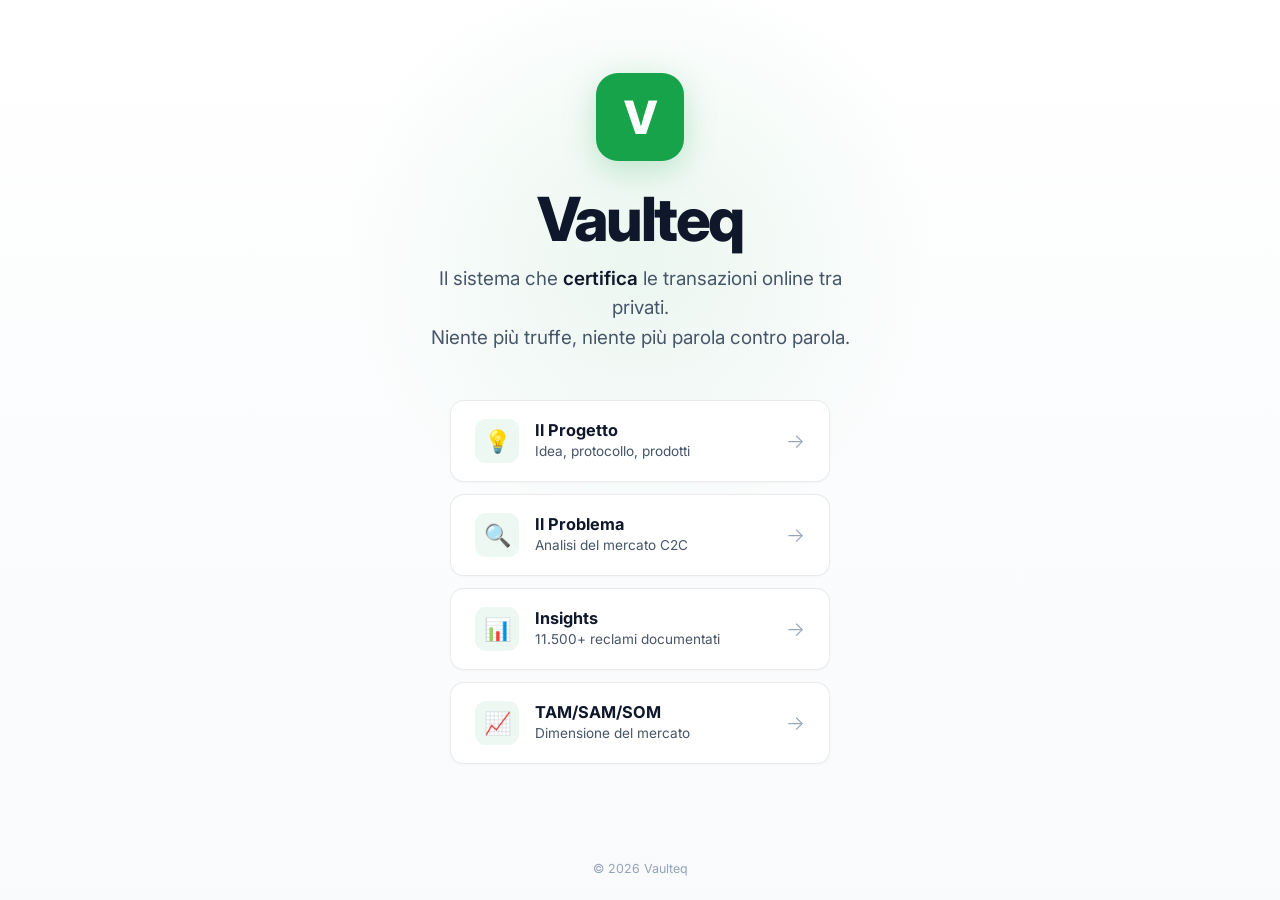
<file: index.html>
<!DOCTYPE html>
<html lang="it">
<head>
<meta charset="UTF-8"/>
<meta name="viewport" content="width=device-width,initial-scale=1.0"/>
<title>Vaulteq</title>
<meta name="description" content="Compra e vendi online senza rischi. Vaulteq certifica ogni transazione con video live, prove oggettive e certificato digitale."/>
<link rel="preconnect" href="https://fonts.googleapis.com"/>
<link href="https://fonts.googleapis.com/css2?family=Inter:wght@400;500;600;700;800;900&display=swap" rel="stylesheet"/>
<style>
*,*::before,*::after{box-sizing:border-box;margin:0;padding:0}

:root{
  --bg:#ffffff;
  --bg2:#f8fafc;
  --green:#16a34a;
  --green-dim:#15803d;
  --green-soft:rgba(22,163,74,0.08);
  --text:#0f172a;
  --text2:#475569;
  --text3:#94a3b8;
  --border:rgba(0,0,0,0.08);
}

html,body{height:100%}
body{
  font-family:'Inter',sans-serif;
  background:linear-gradient(180deg,#ffffff 0%,#f8fafc 100%);
  color:var(--text);
  -webkit-font-smoothing:antialiased;
  display:flex;flex-direction:column;
  min-height:100vh;
}

main{
  flex:1;
  display:flex;flex-direction:column;
  align-items:center;justify-content:center;
  padding:60px 24px;
  position:relative;
  overflow:hidden;
}

main::before{
  content:'';position:absolute;top:30%;left:50%;transform:translate(-50%,-50%);
  width:700px;height:700px;
  background:radial-gradient(circle at center,rgba(22,163,74,0.08) 0%,transparent 60%);
  pointer-events:none;z-index:0;
}

.hub{
  position:relative;z-index:1;
  text-align:center;
  max-width:520px;width:100%;
}

.logo{
  width:88px;height:88px;
  background:var(--green);border-radius:22px;
  display:flex;align-items:center;justify-content:center;
  font-size:46px;font-weight:800;color:white;
  margin:0 auto 28px;
  box-shadow:0 8px 32px rgba(22,163,74,0.25);
  letter-spacing:-0.04em;
}

.brand{
  font-size:clamp(2.6rem,7vw,3.8rem);
  font-weight:800;letter-spacing:-0.04em;
  margin-bottom:14px;line-height:1;
}

.tagline{
  font-size:clamp(1rem,2vw,1.18rem);
  color:var(--text2);font-weight:400;
  max-width:420px;margin:0 auto 48px;line-height:1.55;
}

.tagline strong{color:var(--text);font-weight:600}

.buttons{
  display:flex;flex-direction:column;gap:12px;
  max-width:380px;margin:0 auto;
}

.btn{
  display:flex;align-items:center;justify-content:space-between;
  padding:18px 24px;
  background:white;
  border:1px solid var(--border);
  border-radius:14px;
  text-decoration:none;
  color:var(--text);
  font-weight:600;font-size:1rem;
  transition:all .2s;
  text-align:left;
  box-shadow:0 1px 3px rgba(0,0,0,0.03);
}

.btn:hover{
  border-color:var(--green);
  background:white;
  transform:translateY(-2px);
  box-shadow:0 8px 24px rgba(22,163,74,0.12);
}

.btn-icon{
  width:44px;height:44px;
  background:var(--green-soft);
  border-radius:11px;
  display:flex;align-items:center;justify-content:center;
  font-size:22px;
  flex-shrink:0;
  margin-right:16px;
  transition:all .2s;
}

.btn:hover .btn-icon{
  background:var(--green);
}

.btn-content{flex:1}
.btn-title{display:block;font-weight:700;font-size:1.02rem;margin-bottom:2px}
.btn-desc{display:block;font-size:.85rem;color:var(--text2);font-weight:400;line-height:1.4}

.btn-arrow{
  color:var(--text3);font-size:20px;font-weight:300;
  flex-shrink:0;margin-left:12px;
  transition:all .2s;
}

.btn:hover .btn-arrow{color:var(--green);transform:translateX(4px)}

footer{
  text-align:center;padding:24px;
  font-size:.78rem;color:var(--text3);
  position:relative;z-index:1;
}

@media(max-width:520px){
  .logo{width:72px;height:72px;font-size:38px;border-radius:18px}
  .btn{padding:16px 18px}
  .btn-icon{width:38px;height:38px;font-size:19px}
}
</style>
</head>
<body>

<main>
  <div class="hub">
    <div class="logo">V</div>
    <div class="brand">Vaulteq</div>
    <p class="tagline">
      Il sistema che <strong>certifica</strong> le transazioni online tra privati.<br/>
      Niente più truffe, niente più parola contro parola.
    </p>

    <div class="buttons">
      <a href="vaulteq-progetto.html" class="btn">
        <div class="btn-icon">💡</div>
        <div class="btn-content">
          <span class="btn-title">Il Progetto</span>
          <span class="btn-desc">Idea, protocollo, prodotti</span>
        </div>
        <span class="btn-arrow">→</span>
      </a>

      <a href="vaulteq-problema.html" class="btn">
        <div class="btn-icon">🔍</div>
        <div class="btn-content">
          <span class="btn-title">Il Problema</span>
          <span class="btn-desc">Analisi del mercato C2C</span>
        </div>
        <span class="btn-arrow">→</span>
      </a>

      <a href="vaulteq-insights.html" class="btn">
        <div class="btn-icon">📊</div>
        <div class="btn-content">
          <span class="btn-title">Insights</span>
          <span class="btn-desc">11.500+ reclami documentati</span>
        </div>
        <span class="btn-arrow">→</span>
      </a>

      <a href="vaulteq-tam-sam-som.html" class="btn">
        <div class="btn-icon">📈</div>
        <div class="btn-content">
          <span class="btn-title">TAM/SAM/SOM</span>
          <span class="btn-desc">Dimensione del mercato</span>
        </div>
        <span class="btn-arrow">→</span>
      </a>
    </div>
  </div>
</main>

<footer>© 2026 Vaulteq</footer>

</body>
</html>
</file>
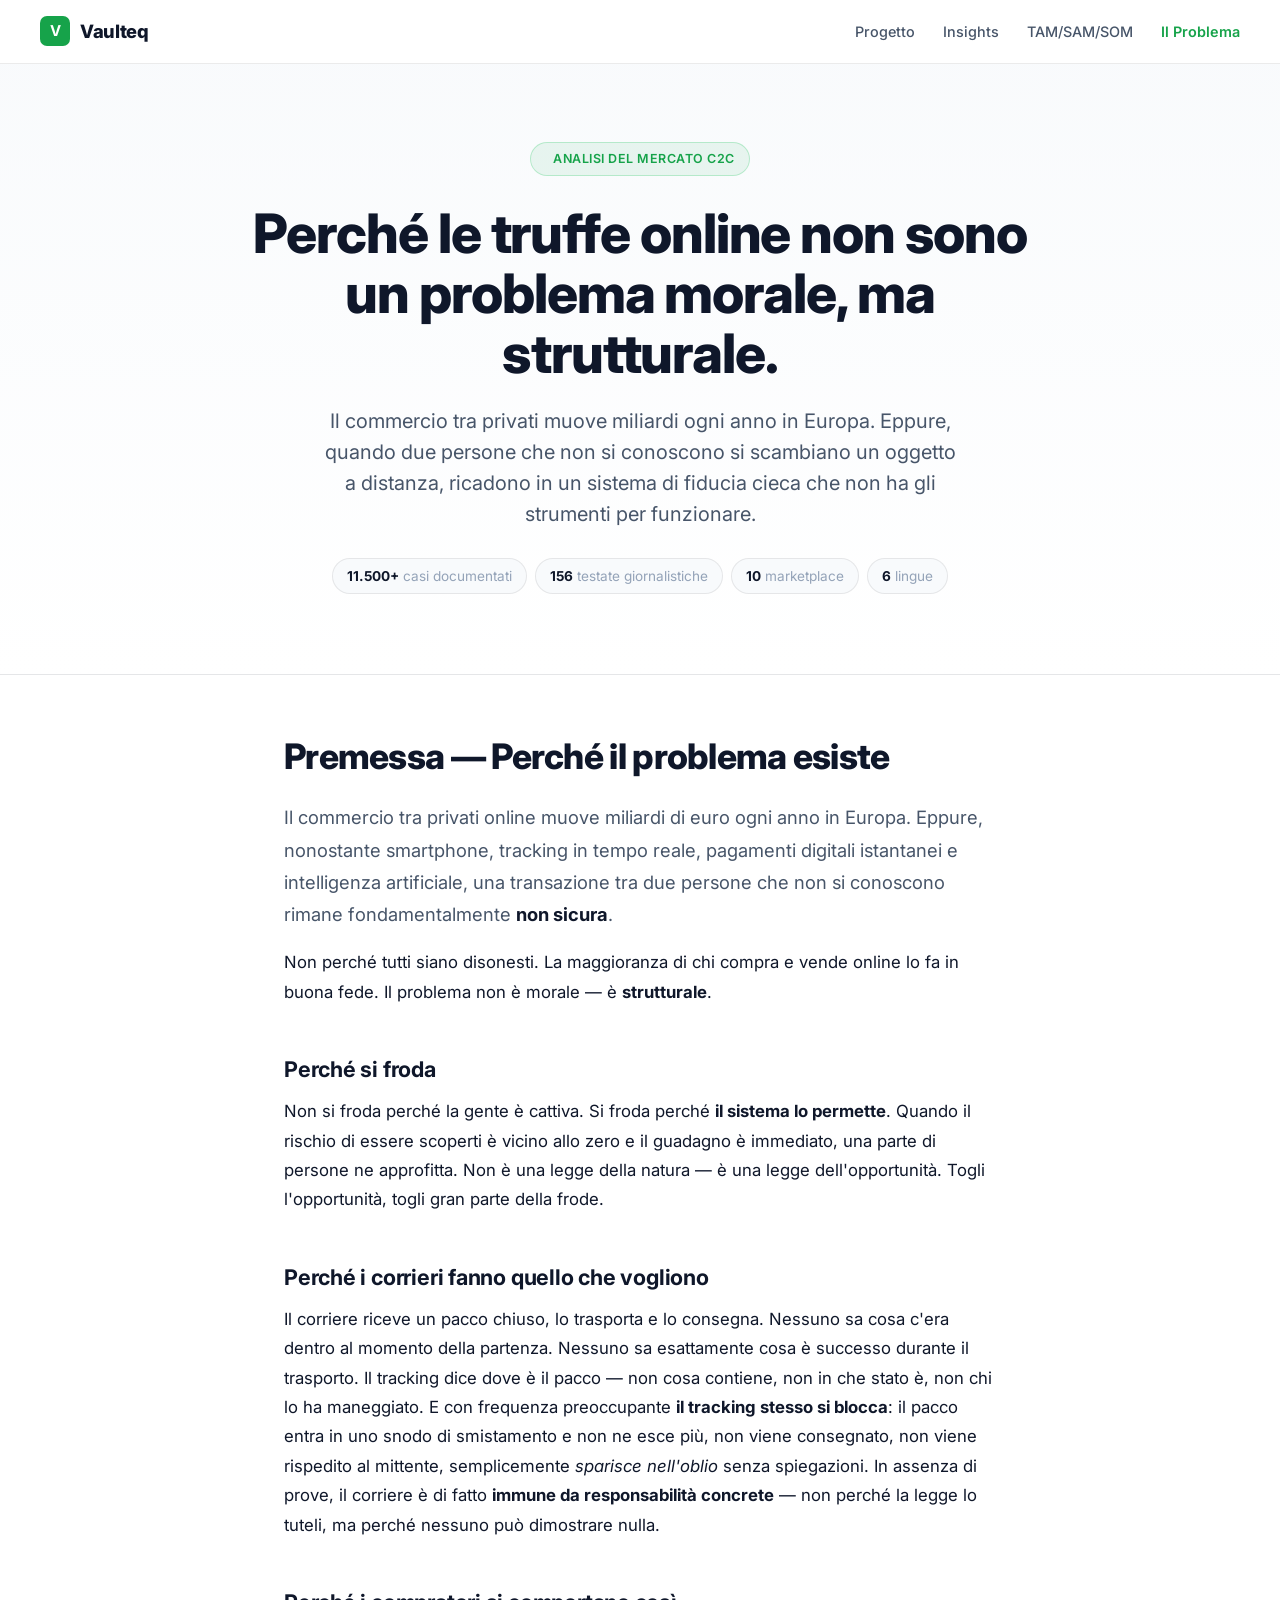
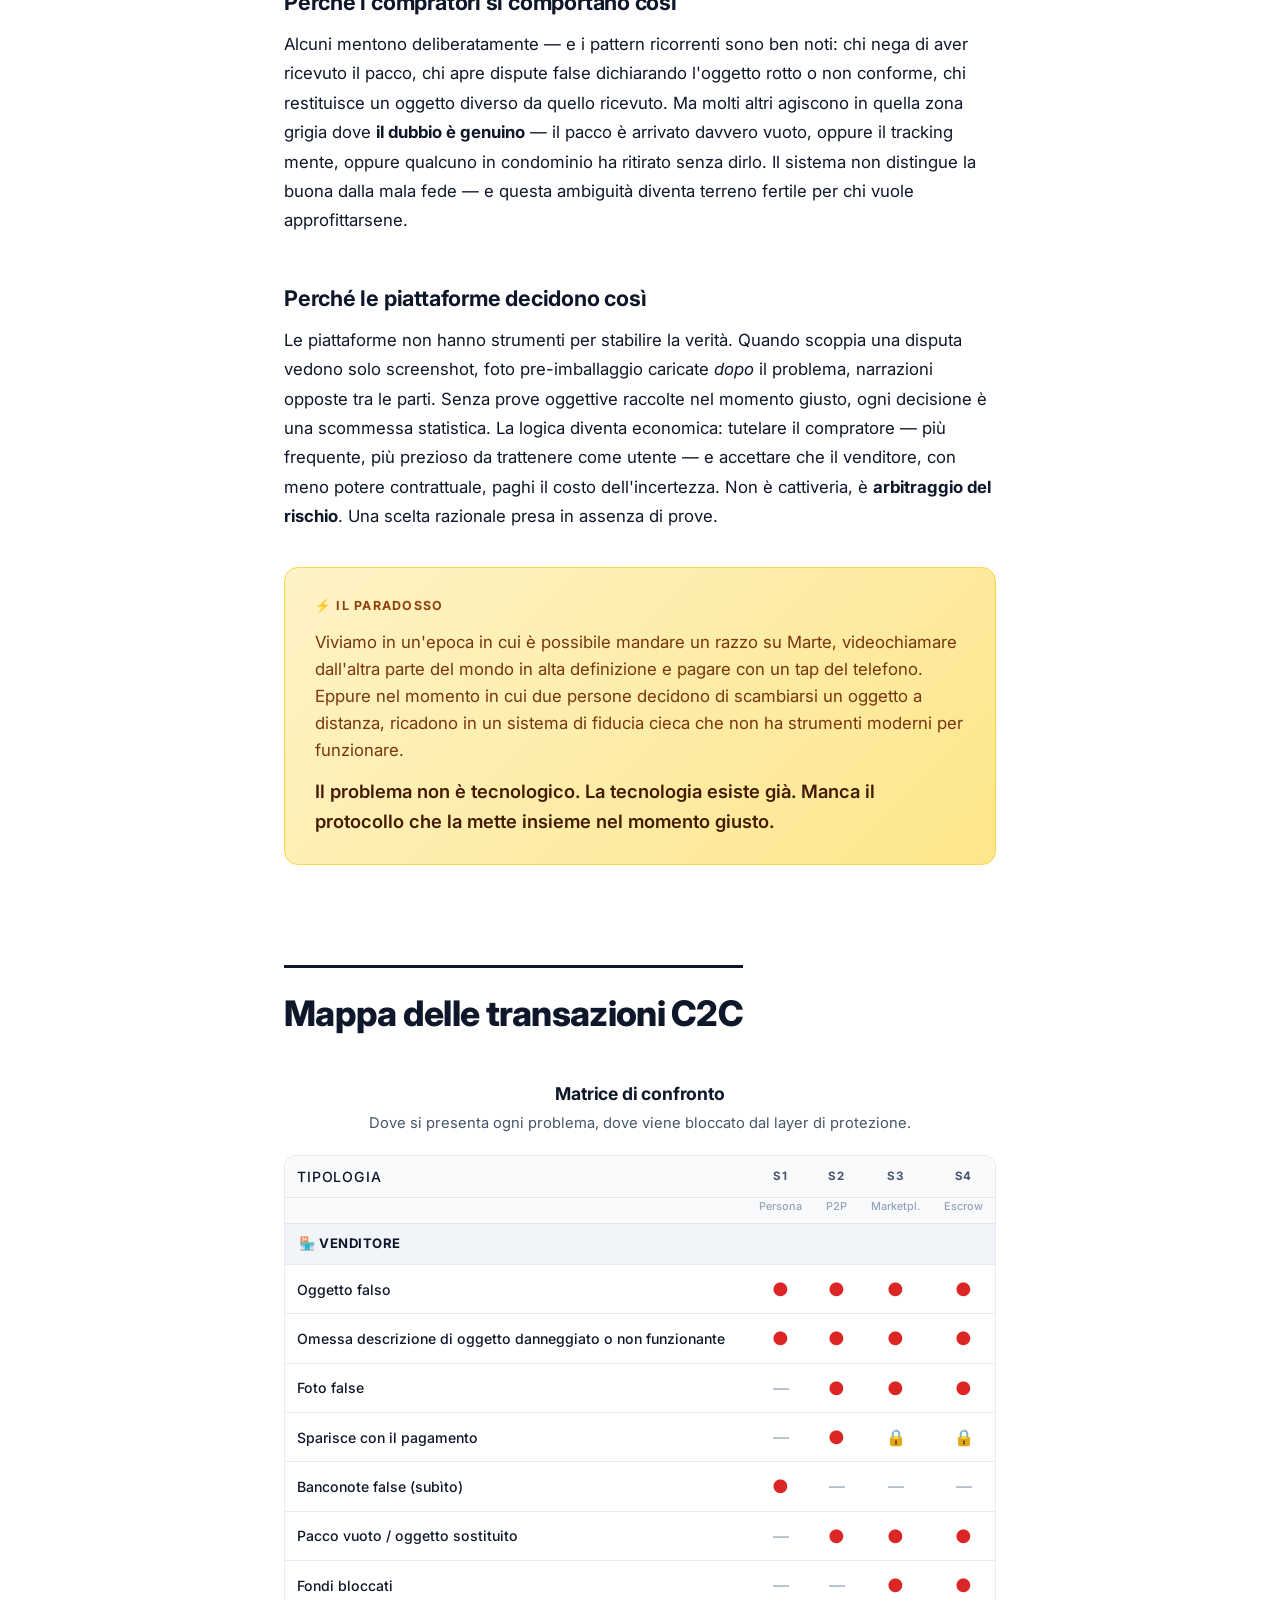
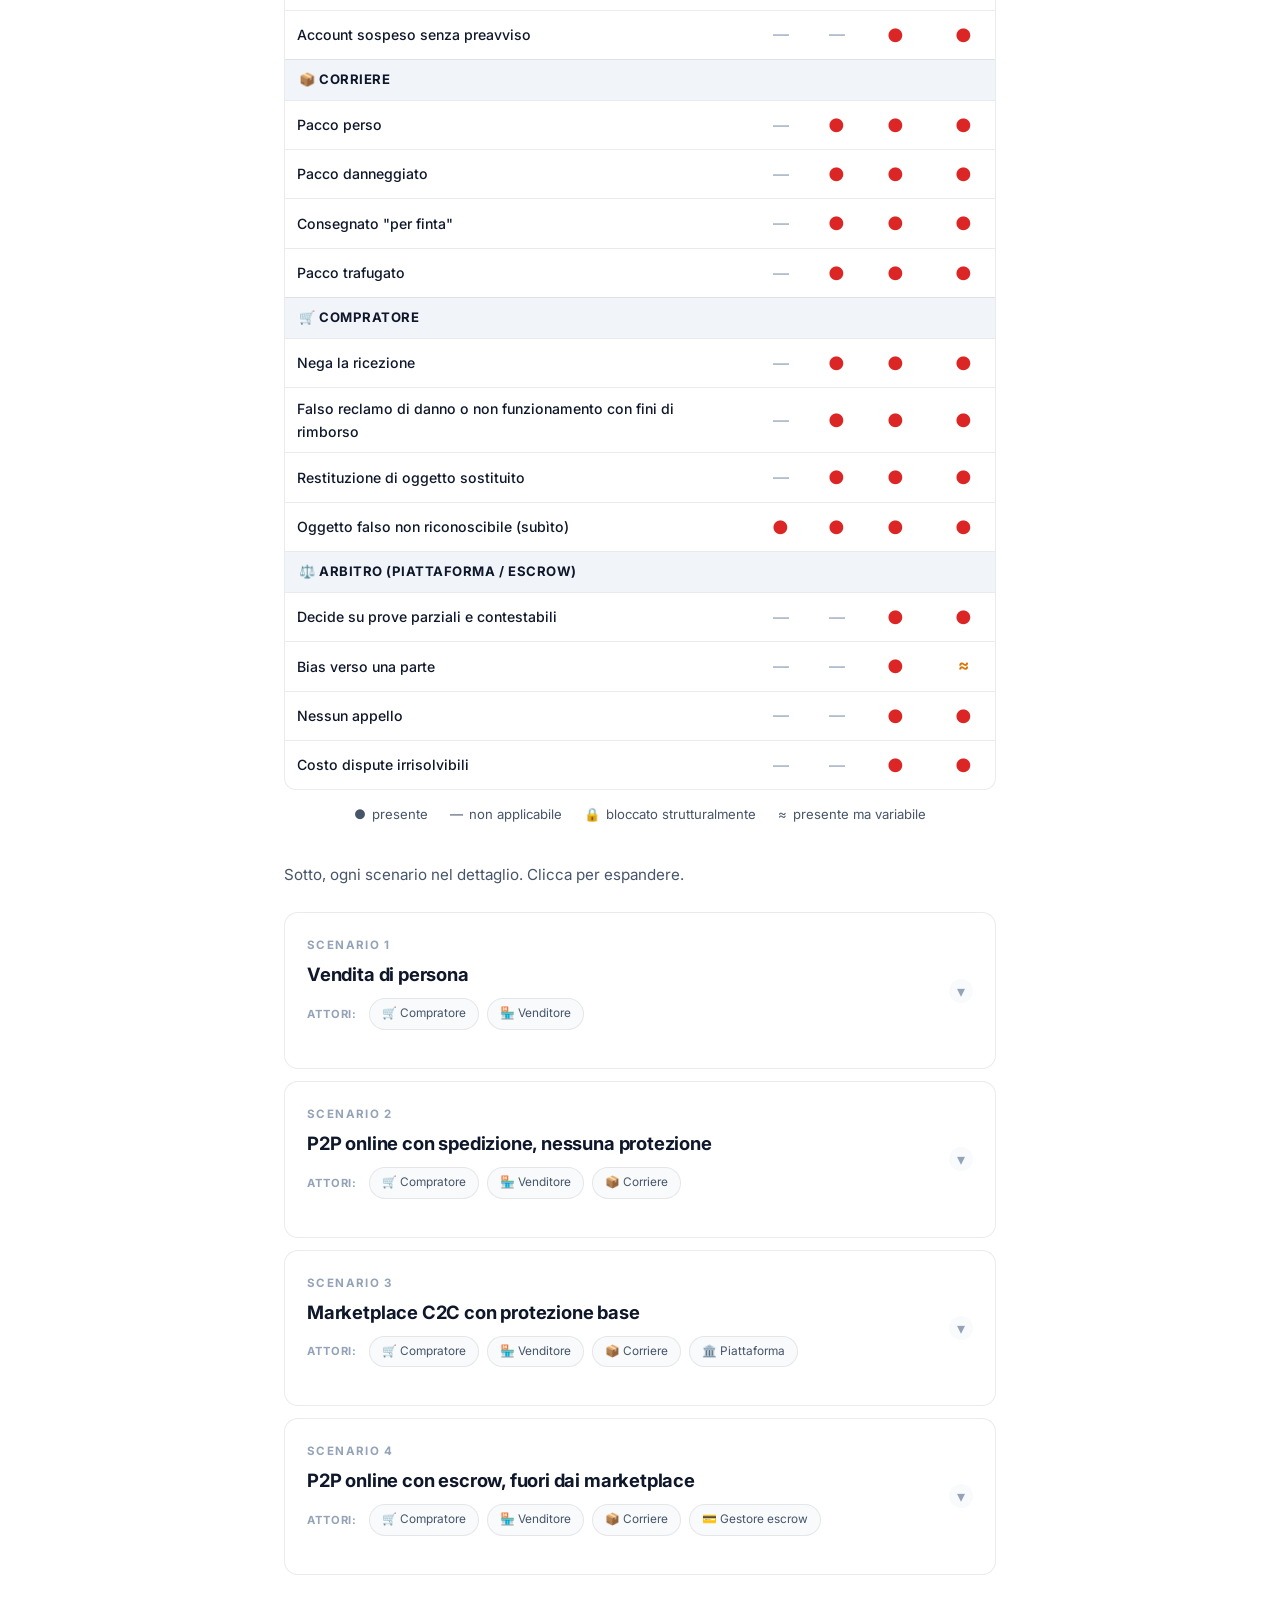
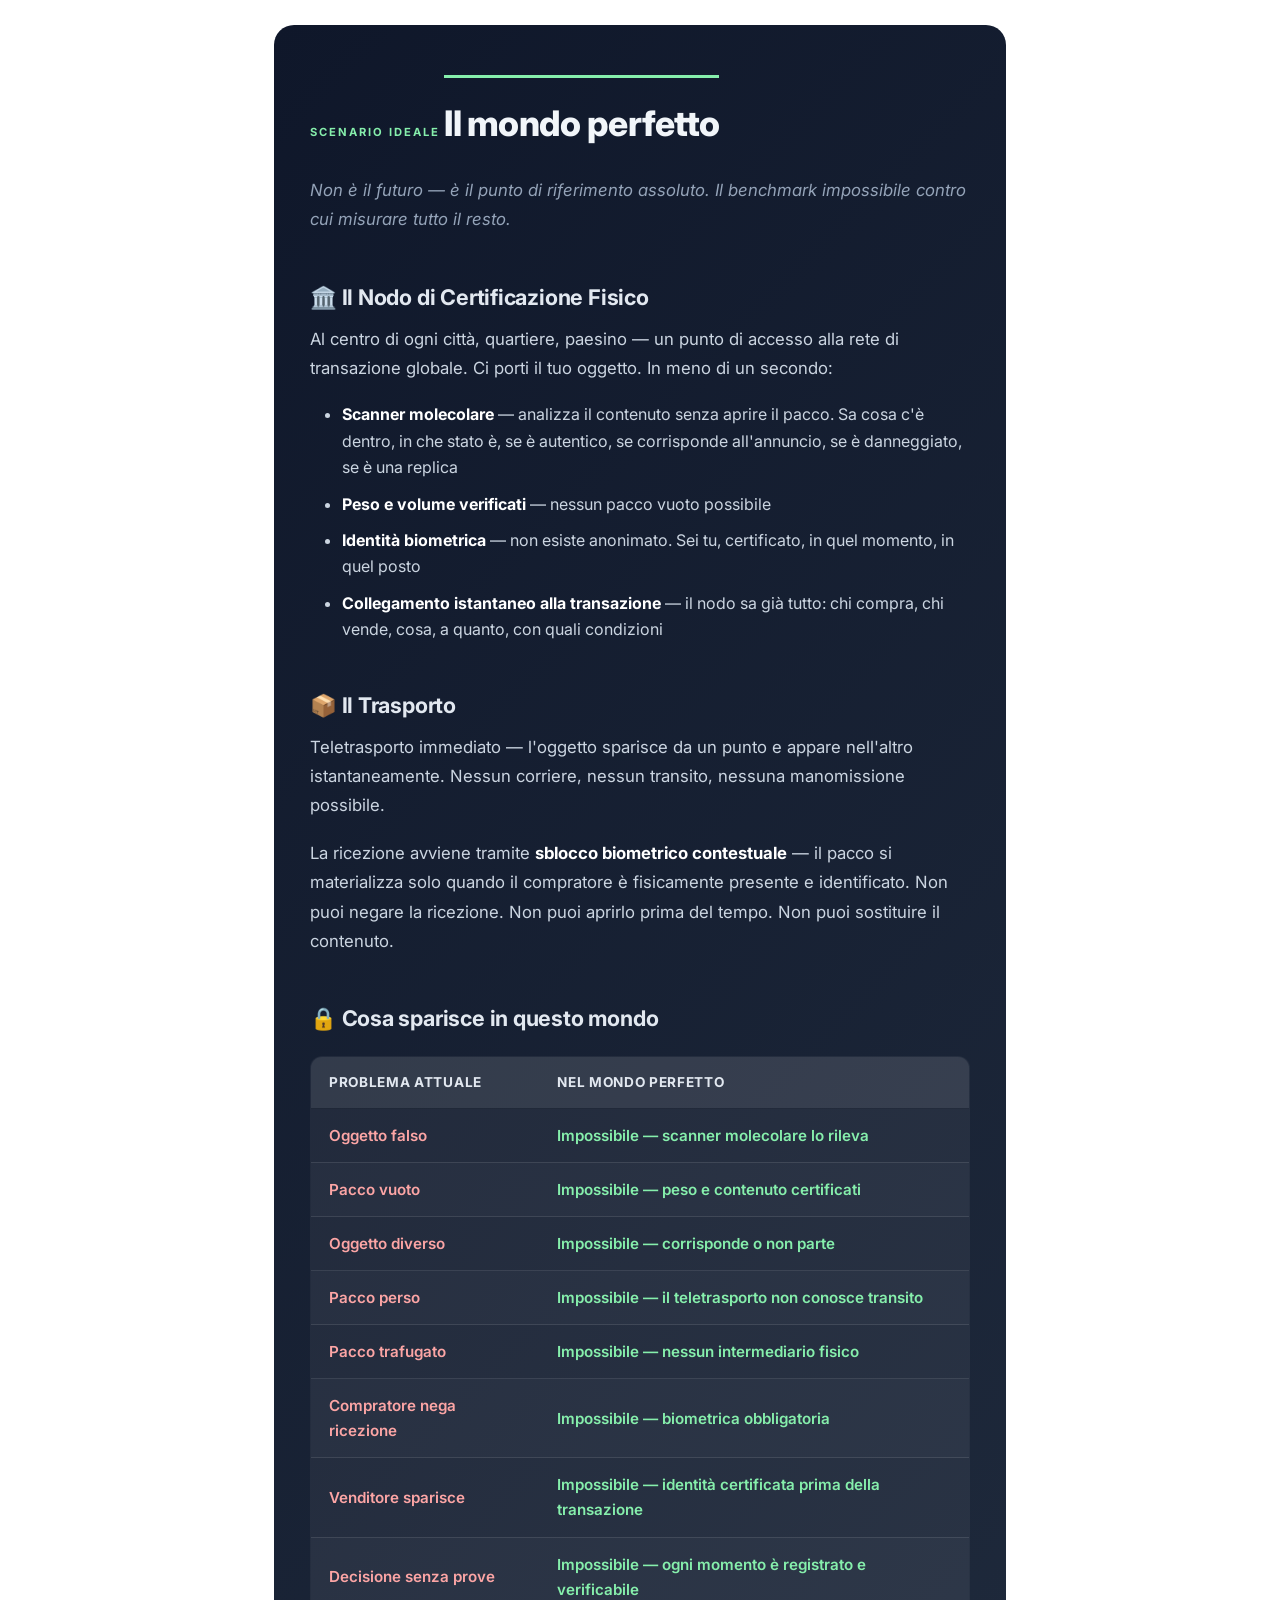
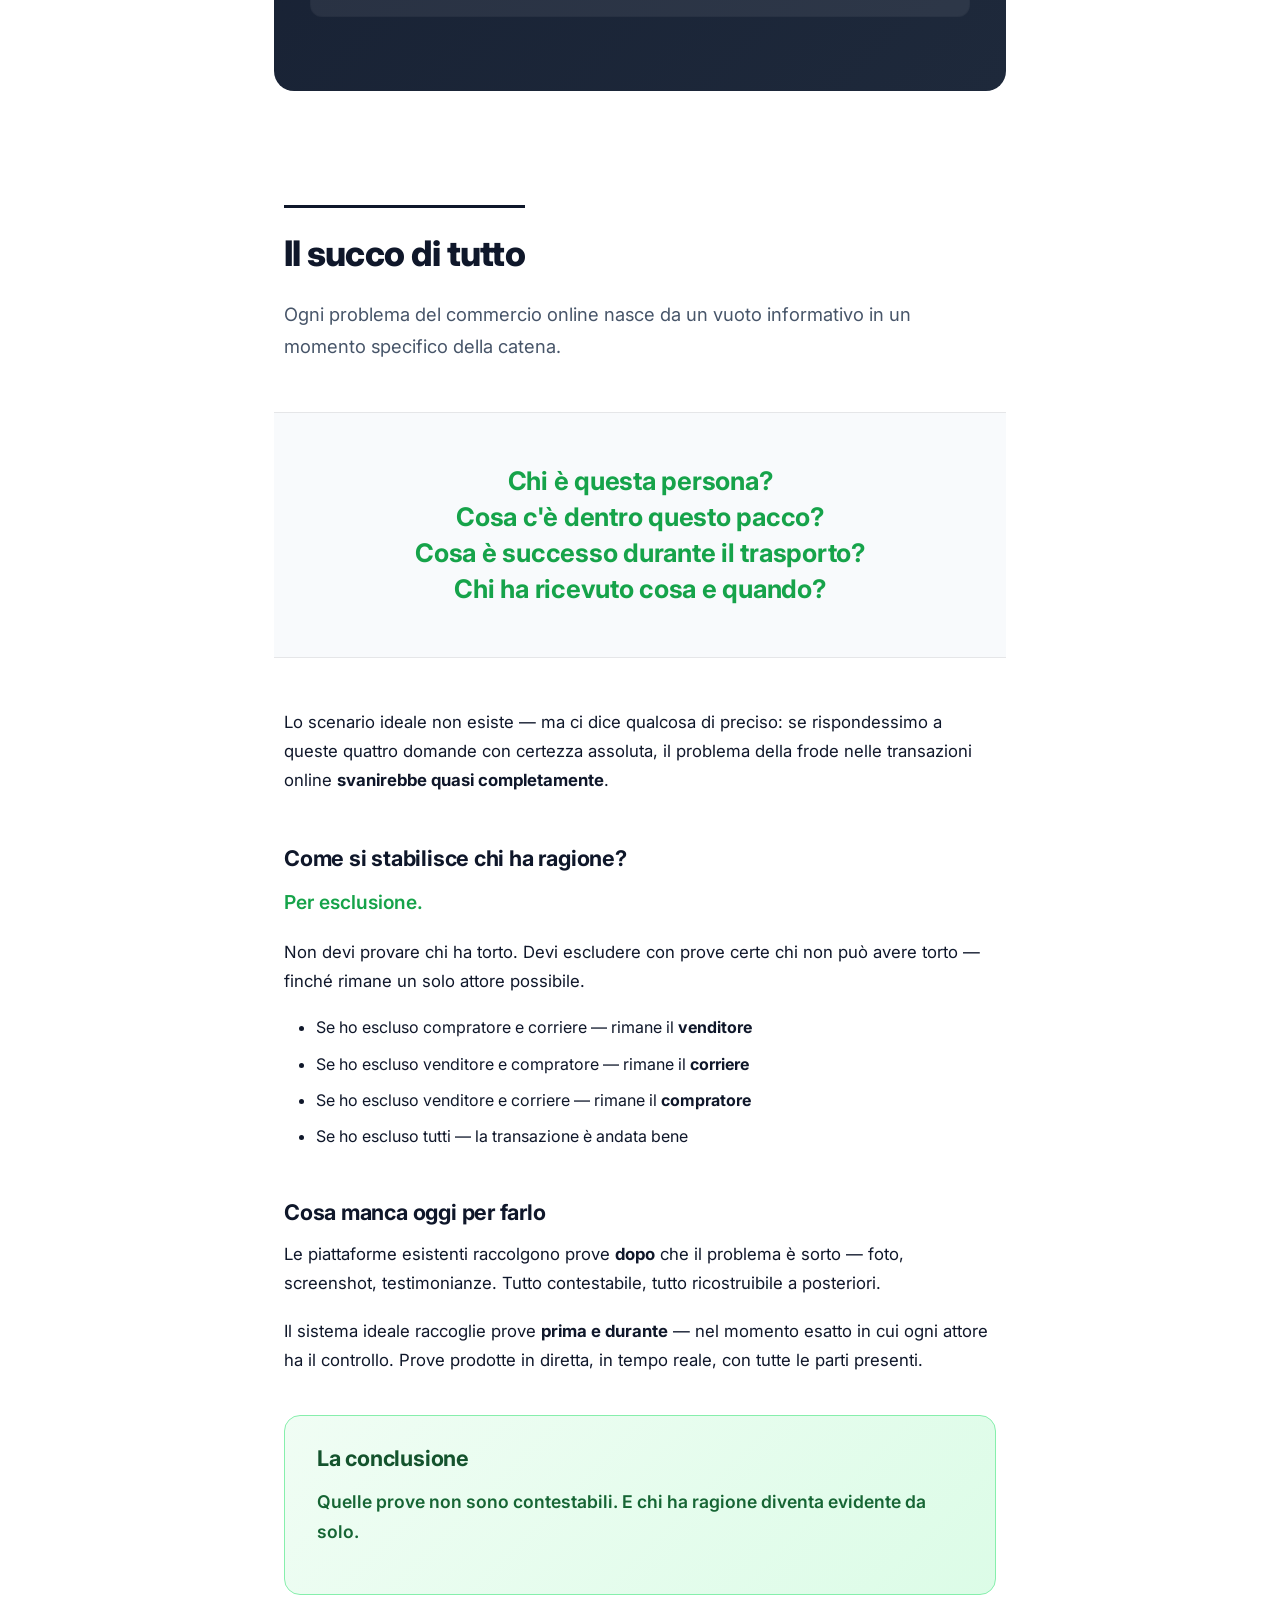
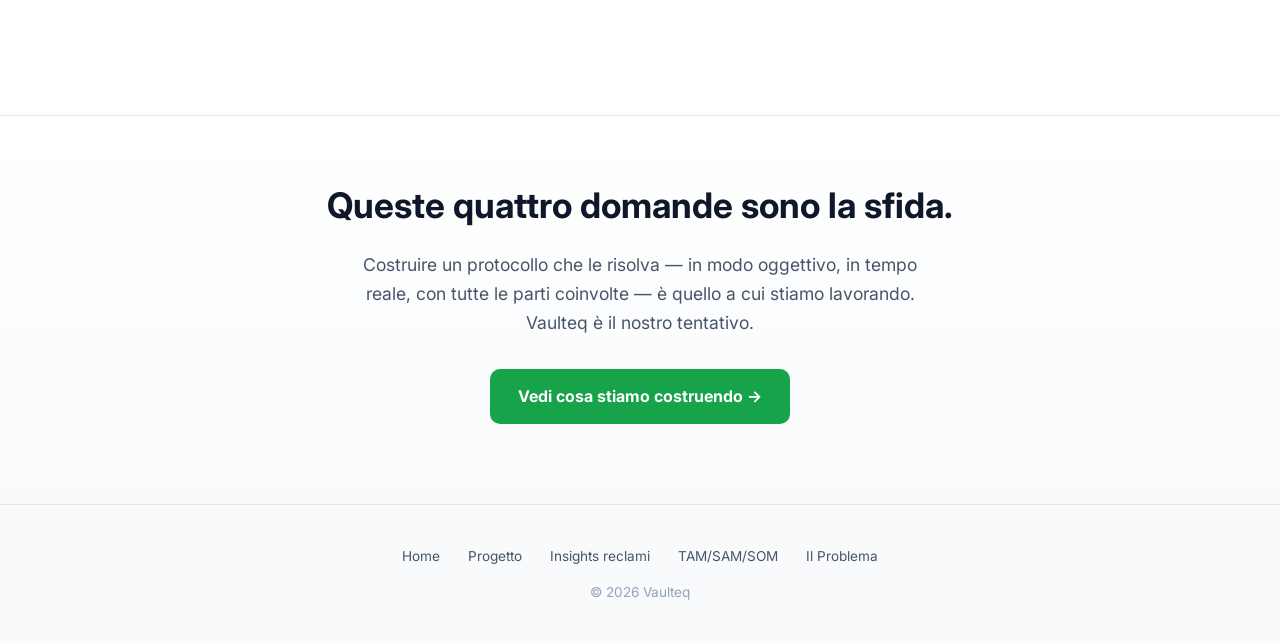
<file: problema.html>
<!DOCTYPE html>
<html lang="it">
<head>
<meta charset="UTF-8"/>
<meta name="viewport" content="width=device-width,initial-scale=1.0"/>
<title>Vaulteq — Analisi del Mercato C2C</title>
<meta name="description" content="Perché le truffe nelle compravendite tra privati esistono, dove si annidano, e perché il problema non è morale ma strutturale. Mappa completa degli scenari di transazione C2C."/>
<link rel="preconnect" href="https://fonts.googleapis.com"/>
<link href="https://fonts.googleapis.com/css2?family=Inter:wght@300;400;500;600;700;800;900&family=Crimson+Pro:ital,wght@0,400;0,600;1,400&display=swap" rel="stylesheet"/>
<style>
*,*::before,*::after{box-sizing:border-box;margin:0;padding:0}

:root{
  --bg:#ffffff;
  --bg2:#f8fafc;
  --surface:#f1f5f9;
  --card:#ffffff;
  --border:rgba(0,0,0,0.08);
  --border2:rgba(0,0,0,0.13);
  --green:#16a34a;
  --green-dim:#15803d;
  --green-glow:rgba(22,163,74,0.15);
  --green-soft:rgba(22,163,74,0.08);
  --yellow:#d97706;
  --yellow-bg:#fef3c7;
  --red:#dc2626;
  --red-bg:#fef2f2;
  --blue:#0284c7;
  --blue-bg:#eff6ff;
  --text:#0f172a;
  --text2:#475569;
  --text3:#94a3b8;
  --radius:12px;
  --radius-lg:20px;
}

html{scroll-behavior:smooth;scroll-padding-top:80px}
body{font-family:'Inter',sans-serif;background:var(--bg);color:var(--text);line-height:1.65;-webkit-font-smoothing:antialiased}
::selection{background:rgba(34,197,94,0.25)}

/* ── NAV ── */
nav{
  position:fixed;top:0;left:0;right:0;z-index:200;
  height:64px;display:flex;align-items:center;justify-content:space-between;
  padding:0 40px;
  background:rgba(255,255,255,0.92);
  backdrop-filter:blur(16px);
  border-bottom:1px solid var(--border);
}
.nav-logo{display:flex;align-items:center;gap:10px;font-weight:800;font-size:1.15rem;letter-spacing:-0.02em;color:var(--text);text-decoration:none}
.nav-logo-icon{width:30px;height:30px;background:var(--green);border-radius:7px;display:flex;align-items:center;justify-content:center;font-size:15px;color:white;font-weight:700}
.nav-links{display:flex;align-items:center;gap:28px}
.nav-links a{color:var(--text2);text-decoration:none;font-size:.9rem;font-weight:500;transition:color .2s}
.nav-links a:hover{color:var(--text)}
.nav-links a.active{color:var(--green);font-weight:600}
@media(max-width:680px){.nav-links{gap:14px}.nav-links a{font-size:.82rem}.nav{padding:0 18px}.nav-logo{font-size:1rem}}

/* ── CONTAINER ── */
.wrap{max-width:760px;margin:0 auto;padding:0 24px}

/* ── HERO ── */
.hero{
  padding:140px 24px 80px;text-align:center;position:relative;
  background:linear-gradient(180deg,#f8fafc 0%,white 100%);
  border-bottom:1px solid var(--border);
}
.hero-badge{
  display:inline-flex;align-items:center;gap:8px;
  background:var(--green-soft);border:1px solid rgba(34,197,94,0.25);
  color:var(--green);font-size:.78rem;font-weight:600;
  padding:6px 14px;border-radius:999px;margin-bottom:28px;letter-spacing:.04em;text-transform:uppercase;
}
.hero h1{
  font-size:clamp(2rem,5vw,3.4rem);font-weight:800;letter-spacing:-0.02em;
  line-height:1.1;margin-bottom:22px;max-width:780px;margin-left:auto;margin-right:auto;
}
.hero p.lead{
  font-size:clamp(1.05rem,2vw,1.25rem);color:var(--text2);
  max-width:640px;margin:0 auto 24px;font-weight:400;line-height:1.55;
}
.hero-stats{
  display:flex;flex-wrap:wrap;justify-content:center;gap:8px;margin-top:28px;font-size:.85rem;color:var(--text3);
}
.hero-stats span{padding:6px 14px;background:var(--bg2);border:1px solid var(--border);border-radius:999px}
.hero-stats strong{color:var(--text);font-weight:700}

/* ── ARTICLE ── */
article{padding:60px 0 80px;background:var(--bg)}

article h2{
  font-family:'Inter',sans-serif;
  font-size:clamp(1.6rem,3.5vw,2.2rem);
  font-weight:800;letter-spacing:-0.02em;
  margin:64px 0 24px;line-height:1.2;
  padding-top:24px;
  border-top:3px solid var(--text);
  display:inline-block;
}
article h2:first-child{margin-top:0;padding-top:0;border-top:none}

article h3{
  font-size:1.35rem;font-weight:700;letter-spacing:-0.01em;
  margin:48px 0 14px;color:var(--text);line-height:1.3;
}

article h4{
  font-size:1.1rem;font-weight:700;
  margin:32px 0 10px;color:var(--text);
  display:flex;align-items:center;gap:10px;
}

article p{
  font-size:1.05rem;color:var(--text);line-height:1.75;
  margin-bottom:18px;
}
article p.intro{font-size:1.15rem;color:var(--text2);font-weight:400}

article strong{color:var(--text);font-weight:700}
article em{font-style:italic}

/* Lists */
article ol, article ul{margin:18px 0 18px 24px;padding-left:8px}
article li{margin-bottom:10px;line-height:1.65;color:var(--text)}
article li strong{color:var(--text)}

/* Quote / insight */
.insight{
  border-left:4px solid var(--green);
  background:var(--green-soft);
  padding:18px 22px;margin:28px 0;
  font-style:italic;font-size:1rem;color:var(--text);line-height:1.65;
  border-radius:0 8px 8px 0;
}

/* Box paradosso */
.paradox{
  background:linear-gradient(135deg,#fef3c7 0%,#fde68a 100%);
  border:1px solid #fcd34d;
  padding:28px 30px;margin:36px 0;border-radius:14px;
}
.paradox h4{
  font-size:.78rem;text-transform:uppercase;letter-spacing:.1em;
  color:#92400e;margin:0 0 12px;font-weight:700;
}
.paradox p{margin:0;font-size:1.05rem;color:#78350f;line-height:1.6}
.paradox p.big{font-size:1.15rem;font-weight:600;color:#451a03;margin-top:14px}

/* Matrice di confronto */
.matrix-section{margin:24px 0 36px}
.matrix-section h3.matrix-title{
  font-size:1.1rem;font-weight:700;text-align:center;
  margin:0 0 6px;color:var(--text);
}
.matrix-section .matrix-sub{
  text-align:center;color:var(--text2);font-size:.92rem;margin-bottom:18px;
}
.matrix-wrap{overflow-x:auto;border:1px solid var(--border);border-radius:12px;background:white}
.matrix{width:100%;border-collapse:collapse;font-size:.9rem;min-width:520px}
.matrix th, .matrix td{padding:9px 12px;text-align:center;border-bottom:1px solid var(--border)}
.matrix th{background:var(--bg2);font-weight:700;font-size:.72rem;text-transform:uppercase;letter-spacing:.06em;color:var(--text2)}
.matrix .row-label{text-align:left;font-weight:500;color:var(--text);font-size:.88rem}
.matrix .header-sub th{font-size:.68rem;font-weight:500;background:var(--bg2);color:var(--text3);text-transform:none;letter-spacing:0;padding-top:0;padding-bottom:7px;border-bottom:1px solid var(--border)}
.matrix .group td{background:var(--surface);font-weight:700;font-size:.82rem;text-align:left;padding:9px 14px;color:var(--text);text-transform:uppercase;letter-spacing:.04em}
.matrix .yes{color:#dc2626;font-size:1.15rem;font-weight:700}
.matrix .no{color:var(--text3);font-size:1rem}
.matrix .blocked{color:#16a34a;font-size:1rem}
.matrix .partial{color:#d97706;font-size:1.05rem;font-weight:700}
.matrix tr:last-child td{border-bottom:none}
.matrix-legend{display:flex;flex-wrap:wrap;gap:14px 22px;justify-content:center;font-size:.82rem;color:var(--text2);margin-top:14px}
.matrix-legend > span{display:inline-flex;align-items:center;gap:6px}

/* Scenarios accordion (singola colonna stretta, espandibili) */
.scenarios-accordion{margin:24px 0 36px;display:flex;flex-direction:column;gap:12px}

/* Scenario card come details */
details.scenario-card{
  background:var(--bg);border:1px solid var(--border);border-radius:14px;
  padding:0;margin:0;overflow:hidden;font-size:.95rem;
}
details.scenario-card[open]{border-color:#cbd5e1;box-shadow:0 2px 12px rgba(0,0,0,0.04)}
details.scenario-card summary{
  cursor:pointer;padding:18px 22px;list-style:none;outline:none;
  display:flex;align-items:center;gap:14px;
  transition:background .15s;
}
details.scenario-card summary::-webkit-details-marker{display:none}
details.scenario-card summary:hover{background:var(--bg2)}
details.scenario-card[open] summary{border-bottom:1px solid var(--border);background:#fafbfc}
.summary-main{flex:1;min-width:0}
.summary-main .scen-label{font-size:.66rem;display:block;margin-bottom:2px}
.summary-main h3{font-size:1.15rem;margin:0 0 6px;line-height:1.25}
.summary-main .actors{margin:6px 0 0;font-size:.82rem;flex-wrap:wrap}
.summary-main .actors span{padding:3px 9px;font-size:.74rem}
.accordion-arrow{
  flex-shrink:0;font-size:1rem;color:var(--text3);
  transition:transform .25s;width:24px;height:24px;
  display:flex;align-items:center;justify-content:center;
  background:var(--bg2);border-radius:50%;
}
details.scenario-card[open] .accordion-arrow{transform:rotate(180deg);color:var(--green)}

/* Contenuto espanso */
.scenario-body{padding:18px 24px 24px}
.scenario-body .meta{font-size:.88rem;color:var(--text2);font-style:italic;margin:0 0 18px}
.scenario-body h4{font-size:1rem;margin:18px 0 8px;gap:8px}
.scenario-body p{font-size:.95rem;line-height:1.6;margin-bottom:12px}
.scenario-body .actor-section{margin:18px 0 14px;padding-left:18px}
.scenario-body .actor-section ol li{padding-left:30px;margin-bottom:8px;font-size:.92rem;line-height:1.55}
.scenario-body .actor-section ol li::before{width:20px;height:20px;font-size:.7rem}
.scenario-body .insight{padding:12px 14px;margin:12px 0;font-size:.9rem;line-height:1.55}
.scenario-body .paradox{padding:18px 20px;margin:16px 0}
.scenario-body .paradox p{font-size:.92rem}
.scenario-body .paradox p.big{font-size:1rem}
.scenario-body > ol{margin:14px 0;padding-left:0;list-style:none}
.scenario-body > ol > li{padding-left:30px;margin-bottom:10px;font-size:.95rem;position:relative;counter-increment:item}
.scenario-body > ol{counter-reset:item}
.scenario-body > ol > li::before{
  content:counter(item);position:absolute;left:0;top:0;
  width:20px;height:20px;border-radius:50%;
  background:var(--surface);color:var(--text2);
  display:flex;align-items:center;justify-content:center;
  font-size:.7rem;font-weight:700;
}
.scenario-body .compare-table{font-size:.88rem}
.scenario-body .compare-table th,
.scenario-body .compare-table td{padding:8px 12px}
.scenario-card .scen-label{
  display:inline-block;font-size:.72rem;font-weight:700;letter-spacing:.12em;text-transform:uppercase;
  color:var(--text3);margin-bottom:8px;
}
.scenario-card h3{margin-top:0}
.scenario-card .actors{
  display:flex;flex-wrap:wrap;gap:8px;margin:12px 0 20px;font-size:.85rem;
  align-items:center;
}
.scenario-card .actors::before{
  content:"Attori:";
  font-size:.7rem;font-weight:700;color:var(--text3);
  text-transform:uppercase;letter-spacing:.08em;
  margin-right:4px;
}
.scenario-card .actors span{
  padding:5px 12px;background:var(--bg2);border:1px solid var(--border);border-radius:999px;color:var(--text2);
}
.scenario-card .meta{
  font-size:.92rem;color:var(--text2);margin-bottom:18px;font-style:italic;
}

/* Actor section inside scenario */
.actor-section{
  border-left:3px solid var(--border2);padding:0 0 0 22px;margin:28px 0 20px;
}
.actor-section.venditore{border-left-color:#dc2626}
.actor-section.corriere{border-left-color:#0284c7}
.actor-section.compratore{border-left-color:#16a34a}
.actor-section.gestore{border-left-color:#0891b2}
.actor-section.piattaforma{border-left-color:#7c3aed}
.actor-section h4{margin-top:0}
.actor-section ol{counter-reset:item;list-style:none;margin-left:0;padding-left:0}
.actor-section ol li{
  counter-increment:item;position:relative;padding-left:34px;margin-bottom:12px;
}
.actor-section ol li::before{
  content:counter(item);position:absolute;left:0;top:0;
  width:24px;height:24px;border-radius:50%;
  background:var(--surface);color:var(--text2);
  display:flex;align-items:center;justify-content:center;
  font-size:.78rem;font-weight:700;
}
.actor-section.venditore ol li::before{background:#fef2f2;color:#991b1b}
.actor-section.corriere ol li::before{background:#eff6ff;color:#075985}
.actor-section.compratore ol li::before{background:#f0fdf4;color:#166534}
.actor-section.gestore ol li::before{background:#ecfeff;color:#155e75}
.actor-section.piattaforma ol li::before{background:#f5f3ff;color:#5b21b6}

/* Scenario 1 ha lista problemi senza actor-section: stesso stile, badge neutro */
.scenario-card > ol{counter-reset:item;list-style:none;margin:18px 0 18px 0;padding-left:0}
.scenario-card > ol > li{
  counter-increment:item;position:relative;padding-left:34px;margin-bottom:14px;line-height:1.65;color:var(--text);
}
.scenario-card > ol > li::before{
  content:counter(item);position:absolute;left:0;top:0;
  width:24px;height:24px;border-radius:50%;
  background:var(--surface);color:var(--text2);
  display:flex;align-items:center;justify-content:center;
  font-size:.78rem;font-weight:700;
}

/* Tables */
.compare-table{
  width:100%;border-collapse:collapse;margin:24px 0;font-size:.95rem;
  background:var(--bg);border:1px solid var(--border);border-radius:12px;overflow:hidden;
}
.compare-table th, .compare-table td{
  padding:14px 18px;text-align:left;border-bottom:1px solid var(--border);
}
.compare-table th{background:var(--bg2);font-weight:700;color:var(--text);font-size:.85rem;text-transform:uppercase;letter-spacing:.05em}
.compare-table tr:last-child td{border-bottom:none}
.compare-table td:first-child{font-weight:600}
.compare-table tr:nth-child(even) td{background:#fcfcfd}

/* Solution box */
.solution-box{
  background:linear-gradient(135deg,#f0fdf4 0%,#dcfce7 100%);
  border:1px solid #86efac;
  padding:28px 32px;margin:40px 0;border-radius:16px;
}
.solution-box h3{margin-top:0;color:#14532d}
.solution-box p{color:#166534}
.solution-box ul{margin:14px 0 14px 22px}
.solution-box li{color:#166534}
.solution-box li strong{color:#14532d}

/* X-world spotlight */
.x-world{
  background:linear-gradient(135deg,#0f172a 0%,#1e293b 100%);
  color:#e2e8f0;padding:50px 36px;margin:50px -10px;border-radius:20px;
}
.x-world .x-label{
  font-size:.7rem;font-weight:700;letter-spacing:.18em;text-transform:uppercase;
  color:#86efac;margin-bottom:14px;display:inline-block;
}
.x-world h2{
  color:#f1f5f9;border-top-color:#86efac;margin-top:0;
}
.x-world h3{color:#e2e8f0}
.x-world p{color:#cbd5e1}
.x-world ul{color:#cbd5e1}
.x-world ul li{color:#cbd5e1;line-height:1.65}
.x-world strong{color:white}
.x-world .compare-table{background:rgba(255,255,255,0.05);border-color:rgba(255,255,255,0.15)}
.x-world .compare-table th{background:rgba(255,255,255,0.08);color:#e2e8f0}
.x-world .compare-table td{border-bottom-color:rgba(255,255,255,0.1);color:#cbd5e1}
.x-world .compare-table tr:nth-child(even) td{background:rgba(255,255,255,0.02)}
.x-world .compare-table td:first-child{color:#fca5a5}
.x-world .compare-table td:last-child{color:#86efac;font-weight:600}
.x-world .insight{
  background:rgba(134,239,172,0.1);border-left-color:#86efac;color:#bbf7d0;
}

/* Big quote */
.big-statement{
  text-align:center;font-size:clamp(1.3rem,2.5vw,1.6rem);font-weight:600;
  letter-spacing:-0.01em;line-height:1.4;
  padding:50px 24px;margin:50px -10px;
  border-top:1px solid var(--border);border-bottom:1px solid var(--border);
  background:var(--bg2);
  color:var(--text);
}
.big-statement em{color:var(--green);font-style:normal;font-weight:700}

/* Final CTA */
.final-cta{
  text-align:center;padding:60px 24px 80px;
  background:linear-gradient(180deg,white 0%,#f8fafc 100%);
  border-top:1px solid var(--border);
}
.final-cta h2{
  display:block;border:none;padding:0;
  font-size:clamp(1.6rem,3vw,2.2rem);
  margin-bottom:16px;
}
.final-cta p{
  font-size:1.1rem;color:var(--text2);max-width:560px;margin:0 auto 32px;
}
.final-cta .btn{
  display:inline-flex;align-items:center;gap:10px;
  background:var(--green);color:white;font-weight:700;font-size:1rem;
  padding:14px 28px;border-radius:10px;text-decoration:none;
  transition:all .2s;
}
.final-cta .btn:hover{transform:translateY(-2px);box-shadow:0 6px 20px rgba(22,163,74,0.3)}

/* Footer */
footer{
  text-align:center;padding:40px 24px;
  background:var(--bg2);border-top:1px solid var(--border);
  font-size:.85rem;color:var(--text3);
}
footer a{color:var(--text2);text-decoration:none;margin:0 12px}
footer a:hover{color:var(--green)}

/* Mobile tweaks */
@media(max-width:680px){
  .hero{padding:110px 20px 60px}
  article{padding:40px 0 60px}
  .scenario-card{padding:22px 18px;margin:28px 0}
  .x-world{padding:36px 24px;margin:40px 0;border-radius:14px}
  .big-statement{padding:36px 18px;margin:36px 0}
  .actor-section{padding-left:18px}
  .compare-table th, .compare-table td{padding:10px 12px;font-size:.88rem}
  article p{font-size:1rem;line-height:1.7}
}
</style>
</head>
<body>

<nav>
  <a href="index.html" class="nav-logo">
    <div class="nav-logo-icon">V</div>
    Vaulteq
  </a>
  <div class="nav-links">
    <a href="progetto.html">Progetto</a>
    <a href="insights.html">Insights</a>
    <a href="tam-sam-som.html">TAM/SAM/SOM</a>
    <a href="problema.html" class="active">Il Problema</a>
  </div>
</nav>

<section class="hero">
  <div class="hero-badge">
    <span></span>
    Analisi del mercato C2C
  </div>
  <h1>Perché le truffe online non sono un problema morale, ma strutturale.</h1>
  <p class="lead">Il commercio tra privati muove miliardi ogni anno in Europa. Eppure, quando due persone che non si conoscono si scambiano un oggetto a distanza, ricadono in un sistema di fiducia cieca che non ha gli strumenti per funzionare.</p>
  <div class="hero-stats">
    <span><strong>11.500+</strong> casi documentati</span>
    <span><strong>156</strong> testate giornalistiche</span>
    <span><strong>10</strong> marketplace</span>
    <span><strong>6</strong> lingue</span>
  </div>
</section>

<article>
<div class="wrap">

<!-- ═══════════ PREMESSA ═══════════ -->
<h2>Premessa — Perché il problema esiste</h2>

<p class="intro">Il commercio tra privati online muove miliardi di euro ogni anno in Europa. Eppure, nonostante smartphone, tracking in tempo reale, pagamenti digitali istantanei e intelligenza artificiale, una transazione tra due persone che non si conoscono rimane fondamentalmente <strong>non sicura</strong>.</p>

<p>Non perché tutti siano disonesti. La maggioranza di chi compra e vende online lo fa in buona fede. Il problema non è morale — è <strong>strutturale</strong>.</p>

<h3>Perché si froda</h3>
<p>Non si froda perché la gente è cattiva. Si froda perché <strong>il sistema lo permette</strong>. Quando il rischio di essere scoperti è vicino allo zero e il guadagno è immediato, una parte di persone ne approfitta. Non è una legge della natura — è una legge dell'opportunità. Togli l'opportunità, togli gran parte della frode.</p>

<h3>Perché i corrieri fanno quello che vogliono</h3>
<p>Il corriere riceve un pacco chiuso, lo trasporta e lo consegna. Nessuno sa cosa c'era dentro al momento della partenza. Nessuno sa esattamente cosa è successo durante il trasporto. Il tracking dice dove è il pacco — non cosa contiene, non in che stato è, non chi lo ha maneggiato. E con frequenza preoccupante <strong>il tracking stesso si blocca</strong>: il pacco entra in uno snodo di smistamento e non ne esce più, non viene consegnato, non viene rispedito al mittente, semplicemente <em>sparisce nell'oblio</em> senza spiegazioni. In assenza di prove, il corriere è di fatto <strong>immune da responsabilità concrete</strong> — non perché la legge lo tuteli, ma perché nessuno può dimostrare nulla.</p>

<h3>Perché i compratori si comportano così</h3>
<p>Alcuni mentono deliberatamente — e i pattern ricorrenti sono ben noti: chi nega di aver ricevuto il pacco, chi apre dispute false dichiarando l'oggetto rotto o non conforme, chi restituisce un oggetto diverso da quello ricevuto. Ma molti altri agiscono in quella zona grigia dove <strong>il dubbio è genuino</strong> — il pacco è arrivato davvero vuoto, oppure il tracking mente, oppure qualcuno in condominio ha ritirato senza dirlo. Il sistema non distingue la buona dalla mala fede — e questa ambiguità diventa terreno fertile per chi vuole approfittarsene.</p>

<h3>Perché le piattaforme decidono così</h3>
<p>Le piattaforme non hanno strumenti per stabilire la verità. Quando scoppia una disputa vedono solo screenshot, foto pre-imballaggio caricate <em>dopo</em> il problema, narrazioni opposte tra le parti. Senza prove oggettive raccolte nel momento giusto, ogni decisione è una scommessa statistica. La logica diventa economica: tutelare il compratore — più frequente, più prezioso da trattenere come utente — e accettare che il venditore, con meno potere contrattuale, paghi il costo dell'incertezza. Non è cattiveria, è <strong>arbitraggio del rischio</strong>. Una scelta razionale presa in assenza di prove.</p>

<div class="paradox">
  <h4>⚡ Il paradosso</h4>
  <p>Viviamo in un'epoca in cui è possibile mandare un razzo su Marte, videochiamare dall'altra parte del mondo in alta definizione e pagare con un tap del telefono. Eppure nel momento in cui due persone decidono di scambiarsi un oggetto a distanza, ricadono in un sistema di fiducia cieca che non ha strumenti moderni per funzionare.</p>
  <p class="big">Il problema non è tecnologico. La tecnologia esiste già. Manca il protocollo che la mette insieme nel momento giusto.</p>
</div>

<!-- ═══════════ MAPPA ═══════════ -->
<h2>Mappa delle transazioni C2C</h2>

<div class="matrix-section">
  <h3 class="matrix-title">Matrice di confronto</h3>
  <p class="matrix-sub">Dove si presenta ogni problema, dove viene bloccato dal layer di protezione.</p>

  <div class="matrix-wrap">
    <table class="matrix">
      <thead>
        <tr>
          <th class="row-label">Tipologia</th>
          <th>S1</th>
          <th>S2</th>
          <th>S3</th>
          <th>S4</th>
        </tr>
        <tr class="header-sub">
          <th class="row-label"></th>
          <th>Persona</th>
          <th>P2P</th>
          <th>Marketpl.</th>
          <th>Escrow</th>
        </tr>
      </thead>
      <tbody>
        <tr class="group"><td colspan="5">🏪 Venditore</td></tr>
        <tr><td class="row-label">Oggetto falso</td><td class="yes">●</td><td class="yes">●</td><td class="yes">●</td><td class="yes">●</td></tr>
        <tr><td class="row-label">Omessa descrizione di oggetto danneggiato o non funzionante</td><td class="yes">●</td><td class="yes">●</td><td class="yes">●</td><td class="yes">●</td></tr>
        <tr><td class="row-label">Foto false</td><td class="no">—</td><td class="yes">●</td><td class="yes">●</td><td class="yes">●</td></tr>
        <tr><td class="row-label">Sparisce con il pagamento</td><td class="no">—</td><td class="yes">●</td><td class="blocked">🔒</td><td class="blocked">🔒</td></tr>
        <tr><td class="row-label">Banconote false (subìto)</td><td class="yes">●</td><td class="no">—</td><td class="no">—</td><td class="no">—</td></tr>
        <tr><td class="row-label">Pacco vuoto / oggetto sostituito</td><td class="no">—</td><td class="yes">●</td><td class="yes">●</td><td class="yes">●</td></tr>
        <tr><td class="row-label">Fondi bloccati</td><td class="no">—</td><td class="no">—</td><td class="yes">●</td><td class="yes">●</td></tr>
        <tr><td class="row-label">Account sospeso senza preavviso</td><td class="no">—</td><td class="no">—</td><td class="yes">●</td><td class="yes">●</td></tr>

        <tr class="group"><td colspan="5">📦 Corriere</td></tr>
        <tr><td class="row-label">Pacco perso</td><td class="no">—</td><td class="yes">●</td><td class="yes">●</td><td class="yes">●</td></tr>
        <tr><td class="row-label">Pacco danneggiato</td><td class="no">—</td><td class="yes">●</td><td class="yes">●</td><td class="yes">●</td></tr>
        <tr><td class="row-label">Consegnato "per finta"</td><td class="no">—</td><td class="yes">●</td><td class="yes">●</td><td class="yes">●</td></tr>
        <tr><td class="row-label">Pacco trafugato</td><td class="no">—</td><td class="yes">●</td><td class="yes">●</td><td class="yes">●</td></tr>

        <tr class="group"><td colspan="5">🛒 Compratore</td></tr>
        <tr><td class="row-label">Nega la ricezione</td><td class="no">—</td><td class="yes">●</td><td class="yes">●</td><td class="yes">●</td></tr>
        <tr><td class="row-label">Falso reclamo di danno o non funzionamento con fini di rimborso</td><td class="no">—</td><td class="yes">●</td><td class="yes">●</td><td class="yes">●</td></tr>
        <tr><td class="row-label">Restituzione di oggetto sostituito</td><td class="no">—</td><td class="yes">●</td><td class="yes">●</td><td class="yes">●</td></tr>
        <tr><td class="row-label">Oggetto falso non riconoscibile (subìto)</td><td class="yes">●</td><td class="yes">●</td><td class="yes">●</td><td class="yes">●</td></tr>

        <tr class="group"><td colspan="5">⚖️ Arbitro (Piattaforma / Escrow)</td></tr>
        <tr><td class="row-label">Decide su prove parziali e contestabili</td><td class="no">—</td><td class="no">—</td><td class="yes">●</td><td class="yes">●</td></tr>
        <tr><td class="row-label">Bias verso una parte</td><td class="no">—</td><td class="no">—</td><td class="yes">●</td><td class="partial">≈</td></tr>
        <tr><td class="row-label">Nessun appello</td><td class="no">—</td><td class="no">—</td><td class="yes">●</td><td class="yes">●</td></tr>
        <tr><td class="row-label">Costo dispute irrisolvibili</td><td class="no">—</td><td class="no">—</td><td class="yes">●</td><td class="yes">●</td></tr>
      </tbody>
    </table>
  </div>

  <div class="matrix-legend">
    <span><span class="yes">●</span> presente</span>
    <span><span class="no">—</span> non applicabile</span>
    <span><span class="blocked">🔒</span> bloccato strutturalmente</span>
    <span><span class="partial">≈</span> presente ma variabile</span>
  </div>
</div>

<p style="color:var(--text2);font-size:.95rem;margin:36px 0 18px">Sotto, ogni scenario nel dettaglio. Clicca per espandere.</p>

<div class="scenarios-accordion">

<!-- SCENARIO 1 -->
<details class="scenario-card">
  <summary>
    <div class="summary-main">
      <div class="scen-label">Scenario 1</div>
      <h3>Vendita di persona</h3>
      <div class="actors">
        <span>🛒 Compratore</span>
        <span>🏪 Venditore</span>
      </div>
    </div>
    <span class="accordion-arrow">▾</span>
  </summary>
  <div class="scenario-body">
    <h4>Problemi</h4>
    <ol>
      <li><strong>Oggetto falso</strong> — non sempre riconoscibile sul momento (borse, orologi, elettronica)</li>
      <li><strong>Omessa descrizione di oggetto danneggiato o non funzionante</strong></li>
      <li><strong>Banconote false</strong> — rischio opposto, subìto dal venditore</li>
      <li><strong>Post-transazione</strong> — è lo scenario <em>più anonimo in assoluto</em>: nessun account, nessuna email, nessun nickname, nessun numero di tracciamento, nessuna ricevuta digitale. Spesso nemmeno il vero nome dell'altro. Una volta separati, non c'è alcun appiglio per ritrovarsi né tantomeno per provare cosa è successo. Chi si è visto si è visto.</li>
    </ol>
  </div>
</details>

<!-- SCENARIO 2 -->
<details class="scenario-card">
  <summary>
    <div class="summary-main">
      <div class="scen-label">Scenario 2</div>
      <h3>P2P online con spedizione, nessuna protezione</h3>
      <div class="actors">
        <span>🛒 Compratore</span>
        <span>🏪 Venditore</span>
        <span>📦 Corriere</span>
      </div>
    </div>
    <span class="accordion-arrow">▾</span>
  </summary>
  <div class="scenario-body">
    <div class="meta">Accordo tramite WhatsApp, Telegram, Instagram, Facebook.</div>

    <div class="actor-section venditore">
    <h4>🏪 Venditore</h4>
    <ol>
      <li><strong>Oggetto falso</strong></li>
      <li><strong>Omessa descrizione di oggetto danneggiato o non funzionante</strong></li>
      <li><strong>Foto false</strong></li>
      <li><strong>Sparisce con il pagamento</strong></li>
      <li><strong>Pacco vuoto o oggetto sostituito</strong></li>
    </ol>
    <div class="insight">Controlla oggetto, imballaggio e spedizione. La leva di frode più completa della catena.</div>
  </div>

  <div class="actor-section corriere">
    <h4>📦 Corriere</h4>
    <ol>
      <li><strong>Pacco perso</strong> — responsabilità non provabile</li>
      <li><strong>Pacco danneggiato</strong> — responsabilità non provabile</li>
      <li><strong>Consegnato "per finta"</strong> — tracking dice sì, fisicamente no</li>
      <li><strong>Pacco trafugato</strong> — contenuto sottratto in transito</li>
    </ol>
    <div class="insight">Attore invisibile che può agire indisturbato.</div>
  </div>

    <div class="actor-section compratore">
      <h4>🛒 Compratore</h4>
      <ol>
        <li><strong>Nega la ricezione</strong></li>
        <li><strong>Falso reclamo di danno o non funzionamento con fini di rimborso</strong></li>
        <li><strong>Restituzione di oggetto sostituito</strong></li>
      </ol>
    </div>
  </div>
</details>

<!-- SCENARIO 3 -->
<details class="scenario-card">
  <summary>
    <div class="summary-main">
      <div class="scen-label">Scenario 3</div>
      <h3>Marketplace C2C con protezione base</h3>
      <div class="actors">
        <span>🛒 Compratore</span>
        <span>🏪 Venditore</span>
        <span>📦 Corriere</span>
        <span>🏛️ Piattaforma</span>
      </div>
    </div>
    <span class="accordion-arrow">▾</span>
  </summary>
  <div class="scenario-body">
    <div class="meta">Esempi: Vinted, Depop, Subito, Wallapop, Leboncoin, Kleinanzeigen, eBay.</div>

    <div class="actor-section venditore">
    <h4>🏪 Venditore</h4>
    <ol>
      <li><strong>Oggetto falso</strong></li>
      <li><strong>Omessa descrizione di oggetto danneggiato o non funzionante</strong></li>
      <li><strong>Foto false</strong></li>
      <li><strong>Pacco vuoto o oggetto sostituito</strong></li>
      <li><strong>Fondi bloccati</strong> — la piattaforma trattiene il pagamento <span style="display:inline-block;font-size:.78rem;color:#7c3aed;background:#f5f3ff;padding:2px 8px;border-radius:6px;margin-left:6px;font-weight:600">↘ effetto del bias — vedi sotto</span></li>
      <li><strong>Account sospeso senza preavviso</strong></li>
    </ol>
  </div>

  <div class="actor-section corriere">
    <h4>📦 Corriere</h4>
    <ol>
      <li><strong>Pacco perso</strong> — responsabilità non provabile</li>
      <li><strong>Pacco danneggiato</strong> — responsabilità non provabile</li>
      <li><strong>Consegnato "per finta"</strong> — tracking dice sì, fisicamente no</li>
      <li><strong>Pacco trafugato</strong> — contenuto sottratto in transito</li>
    </ol>
    <div class="insight">La piattaforma non lo controlla.</div>
  </div>

  <div class="actor-section compratore">
    <h4>🛒 Compratore</h4>
    <ol>
      <li><strong>Oggetto falso non riconoscibile</strong> — la piattaforma non verifica</li>
      <li><strong>Nega la ricezione</strong> — anche se il tracking dice consegnato</li>
      <li><strong>Falso reclamo di danno o non funzionamento con fini di rimborso</strong></li>
      <li><strong>Restituzione di oggetto sostituito</strong></li>
    </ol>
    <div class="insight">Più tutelato per scelta strutturale (utente più prezioso da trattenere). La tutela di default diventa la sua leva di frode.</div>
  </div>

  <div class="actor-section piattaforma">
    <h4>🏛️ Piattaforma</h4>
    <ol>
      <li><strong>Decide su prove parziali e contestabili</strong> — vince chi <em>sembra</em> più credibile, non chi ha ragione</li>
      <li><strong>Bias verso il compratore</strong> <span style="display:inline-block;font-size:.78rem;color:#dc2626;background:#fef2f2;padding:2px 8px;border-radius:6px;margin-left:6px;font-weight:600">↗ causa "Fondi bloccati" del venditore</span></li>
      <li><strong>Nessun appello</strong> — decisione definitiva</li>
      <li><strong>Costo dispute irrisolvibili</strong> — sborsa di tasca sua commissione + valore della transazione</li>
    </ol>
    <div class="insight">Arbitro, banca e assicurazione insieme. Senza strumenti per la verità, paga il costo dell'incertezza.</div>

    <p>Tre opzioni davanti a una disputa irrisolvibile:</p>

    <table class="compare-table">
      <thead>
        <tr><th>Opzione</th><th>Conseguenza</th></tr>
      </thead>
      <tbody>
        <tr><td>Rimborsa il compratore</td><td>Venditore scontento, può abbandonare la piattaforma</td></tr>
        <tr><td>Dà ragione al venditore</td><td>Compratore scontento, può abbandonare la piattaforma</td></tr>
        <tr><td>Rimborsa entrambi</td><td>Sborsa di tasca sua: commissione + valore della transazione</td></tr>
      </tbody>
    </table>

    <p style="font-style:italic;color:var(--text2)">Nei primi due casi la piattaforma <strong>scarica il costo su uno dei due utenti</strong>. Solo nel terzo paga di tasca sua. In tutti e tre <strong>qualcuno perde</strong>.</p>
  </div>

    <div class="paradox">
      <h4>💡 Il paradosso dello scenario 3</h4>
      <p>La protezione esiste ma non cambia il problema strutturale — sposta solo su chi ricade il costo. Il compratore viene rimborsato, il venditore penalizzato, la piattaforma ci rimette. Nessuno ha torto o ragione in modo verificabile — e tutti pagano il prezzo dell'assenza di prove.</p>
    </div>
  </div>
</details>

<!-- SCENARIO 4 -->
<details class="scenario-card">
  <summary>
    <div class="summary-main">
      <div class="scen-label">Scenario 4</div>
      <h3>P2P online con escrow, fuori dai marketplace</h3>
      <div class="actors">
        <span>🛒 Compratore</span>
        <span>🏪 Venditore</span>
        <span>📦 Corriere</span>
        <span>💳 Gestore escrow</span>
      </div>
    </div>
    <span class="accordion-arrow">▾</span>
  </summary>
  <div class="scenario-body">
    <div class="meta">Pagamento con garanzia via escrow.</div>

    <div class="actor-section venditore">
    <h4>🏪 Venditore</h4>
    <ol>
      <li><strong>Oggetto falso</strong></li>
      <li><strong>Omessa descrizione di oggetto danneggiato o non funzionante</strong></li>
      <li><strong>Foto false</strong></li>
      <li><strong>Pacco vuoto o oggetto sostituito</strong></li>
      <li><strong>Fondi bloccati</strong> — l'escrow trattiene durante una disputa <span style="display:inline-block;font-size:.78rem;color:#7c3aed;background:#f5f3ff;padding:2px 8px;border-radius:6px;margin-left:6px;font-weight:600">↘ effetto del bias — vedi sotto</span></li>
      <li><strong>Account sospeso senza preavviso</strong></li>
    </ol>
    <div class="insight">L'escrow protegge solo dal compratore che non paga. Sul resto resta esposto.</div>
  </div>

  <div class="actor-section corriere">
    <h4>📦 Corriere</h4>
    <ol>
      <li><strong>Pacco perso</strong> — responsabilità non provabile</li>
      <li><strong>Pacco danneggiato</strong> — responsabilità non provabile</li>
      <li><strong>Consegnato "per finta"</strong> — tracking dice sì, fisicamente no</li>
      <li><strong>Pacco trafugato</strong> — contenuto sottratto in transito</li>
    </ol>
    <div class="insight">L'escrow non lo controlla.</div>
  </div>

  <div class="actor-section compratore">
    <h4>🛒 Compratore</h4>
    <ol>
      <li><strong>Oggetto falso non riconoscibile</strong></li>
      <li><strong>Nega la ricezione</strong> — anche se il tracking dice consegnato</li>
      <li><strong>Falso reclamo di danno o non funzionamento con fini di rimborso</strong></li>
      <li><strong>Restituzione di oggetto sostituito</strong></li>
    </ol>
    <div class="insight">L'escrow tutela dal pagamento perso, non dalla qualità del contenuto. Il giudice vede solo screenshot.</div>
  </div>

  <div class="actor-section gestore">
    <h4>💳 Gestore escrow</h4>
    <ol>
      <li><strong>Decide su prove parziali e contestabili</strong> — vince chi <em>sembra</em> più credibile</li>
      <li><strong>Bias variabile e opaco</strong> — alcuni gestori favoriscono il compratore (PayPal G&amp;S), altri il venditore. Regole non pubbliche</li>
      <li><strong>Nessun appello reale</strong> — escalation limitata, customer support spesso solo formale</li>
      <li><strong>Costo dispute irrisolvibili</strong> — sborsa di tasca sua commissione + valore della transazione</li>
    </ol>
    <div class="insight">Arbitro come la piattaforma, con esattamente gli stessi strumenti — <strong>nessuno</strong>. Decide su screenshot e narrazioni opposte.</div>
  </div>

    <div class="paradox">
      <h4>💡 Il paradosso dello scenario 4</h4>
      <p>L'escrow risolve <strong>un solo problema</strong>: il venditore non può sparire con i soldi senza spedire. È un upgrade <em>finanziario</em> reale.</p>
      <p class="big">Ma quando il pacco arriva, ricadiamo nello stesso vuoto probatorio. L'escrow sposta dove sta il denaro — non dove sta la verità.</p>
    </div>
  </div>
</details>

</div>
<!-- /scenarios-accordion -->

<!-- ═══════════ X WORLD ═══════════ -->
<div class="x-world">
  <div class="x-label">Scenario Ideale</div>
  <h2>Il mondo perfetto</h2>
  <p style="font-style:italic;color:#94a3b8;margin-top:8px">Non è il futuro — è il punto di riferimento assoluto. Il benchmark impossibile contro cui misurare tutto il resto.</p>

  <h3>🏛️ Il Nodo di Certificazione Fisico</h3>
  <p>Al centro di ogni città, quartiere, paesino — un punto di accesso alla rete di transazione globale. Ci porti il tuo oggetto. In meno di un secondo:</p>
  <ul>
    <li><strong>Scanner molecolare</strong> — analizza il contenuto senza aprire il pacco. Sa cosa c'è dentro, in che stato è, se è autentico, se corrisponde all'annuncio, se è danneggiato, se è una replica</li>
    <li><strong>Peso e volume verificati</strong> — nessun pacco vuoto possibile</li>
    <li><strong>Identità biometrica</strong> — non esiste anonimato. Sei tu, certificato, in quel momento, in quel posto</li>
    <li><strong>Collegamento istantaneo alla transazione</strong> — il nodo sa già tutto: chi compra, chi vende, cosa, a quanto, con quali condizioni</li>
  </ul>

  <h3>📦 Il Trasporto</h3>
  <p>Teletrasporto immediato — l'oggetto sparisce da un punto e appare nell'altro istantaneamente. Nessun corriere, nessun transito, nessuna manomissione possibile.</p>
  <p>La ricezione avviene tramite <strong>sblocco biometrico contestuale</strong> — il pacco si materializza solo quando il compratore è fisicamente presente e identificato. Non puoi negare la ricezione. Non puoi aprirlo prima del tempo. Non puoi sostituire il contenuto.</p>

  <h3>🔒 Cosa sparisce in questo mondo</h3>
  <table class="compare-table">
    <thead>
      <tr><th>Problema attuale</th><th>Nel mondo perfetto</th></tr>
    </thead>
    <tbody>
      <tr><td>Oggetto falso</td><td>Impossibile — scanner molecolare lo rileva</td></tr>
      <tr><td>Pacco vuoto</td><td>Impossibile — peso e contenuto certificati</td></tr>
      <tr><td>Oggetto diverso</td><td>Impossibile — corrisponde o non parte</td></tr>
      <tr><td>Pacco perso</td><td>Impossibile — il teletrasporto non conosce transito</td></tr>
      <tr><td>Pacco trafugato</td><td>Impossibile — nessun intermediario fisico</td></tr>
      <tr><td>Compratore nega ricezione</td><td>Impossibile — biometrica obbligatoria</td></tr>
      <tr><td>Venditore sparisce</td><td>Impossibile — identità certificata prima della transazione</td></tr>
      <tr><td>Decisione senza prove</td><td>Impossibile — ogni momento è registrato e verificabile</td></tr>
    </tbody>
  </table>
</div>

<!-- ═══════════ IL SUCCO ═══════════ -->
<h2>Il succo di tutto</h2>

<p class="intro">Ogni problema del commercio online nasce da un vuoto informativo in un momento specifico della catena.</p>

<div class="big-statement">
  <em>Chi è questa persona?</em><br/>
  <em>Cosa c'è dentro questo pacco?</em><br/>
  <em>Cosa è successo durante il trasporto?</em><br/>
  <em>Chi ha ricevuto cosa e quando?</em>
</div>

<p>Lo scenario ideale non esiste — ma ci dice qualcosa di preciso: se rispondessimo a queste quattro domande con certezza assoluta, il problema della frode nelle transazioni online <strong>svanirebbe quasi completamente</strong>.</p>

<h3>Come si stabilisce chi ha ragione?</h3>
<p style="font-size:1.2rem;font-weight:600;color:var(--green)">Per esclusione.</p>
<p>Non devi provare chi ha torto. Devi escludere con prove certe chi non può avere torto — finché rimane un solo attore possibile.</p>
<ul>
  <li>Se ho escluso compratore e corriere — rimane il <strong>venditore</strong></li>
  <li>Se ho escluso venditore e compratore — rimane il <strong>corriere</strong></li>
  <li>Se ho escluso venditore e corriere — rimane il <strong>compratore</strong></li>
  <li>Se ho escluso tutti — la transazione è andata bene</li>
</ul>

<h3>Cosa manca oggi per farlo</h3>
<p>Le piattaforme esistenti raccolgono prove <strong>dopo</strong> che il problema è sorto — foto, screenshot, testimonianze. Tutto contestabile, tutto ricostruibile a posteriori.</p>
<p>Il sistema ideale raccoglie prove <strong>prima e durante</strong> — nel momento esatto in cui ogni attore ha il controllo. Prove prodotte in diretta, in tempo reale, con tutte le parti presenti.</p>

<div class="solution-box">
  <h3>La conclusione</h3>
  <p style="font-size:1.1rem;font-weight:600">Quelle prove non sono contestabili. E chi ha ragione diventa evidente da solo.</p>
</div>

</div>
</article>

<section class="final-cta">
  <h2>Queste quattro domande sono la sfida.</h2>
  <p>Costruire un protocollo che le risolva — in modo oggettivo, in tempo reale, con tutte le parti coinvolte — è quello a cui stiamo lavorando. Vaulteq è il nostro tentativo.</p>
  <a href="progetto.html" class="btn">Vedi cosa stiamo costruendo →</a>
</section>

<footer>
  <a href="index.html">Home</a>
  <a href="progetto.html">Progetto</a>
  <a href="insights.html">Insights reclami</a>
  <a href="tam-sam-som.html">TAM/SAM/SOM</a>
  <a href="problema.html">Il Problema</a>
  <div style="margin-top:14px">© 2026 Vaulteq</div>
</footer>

</body>
</html>
</file>
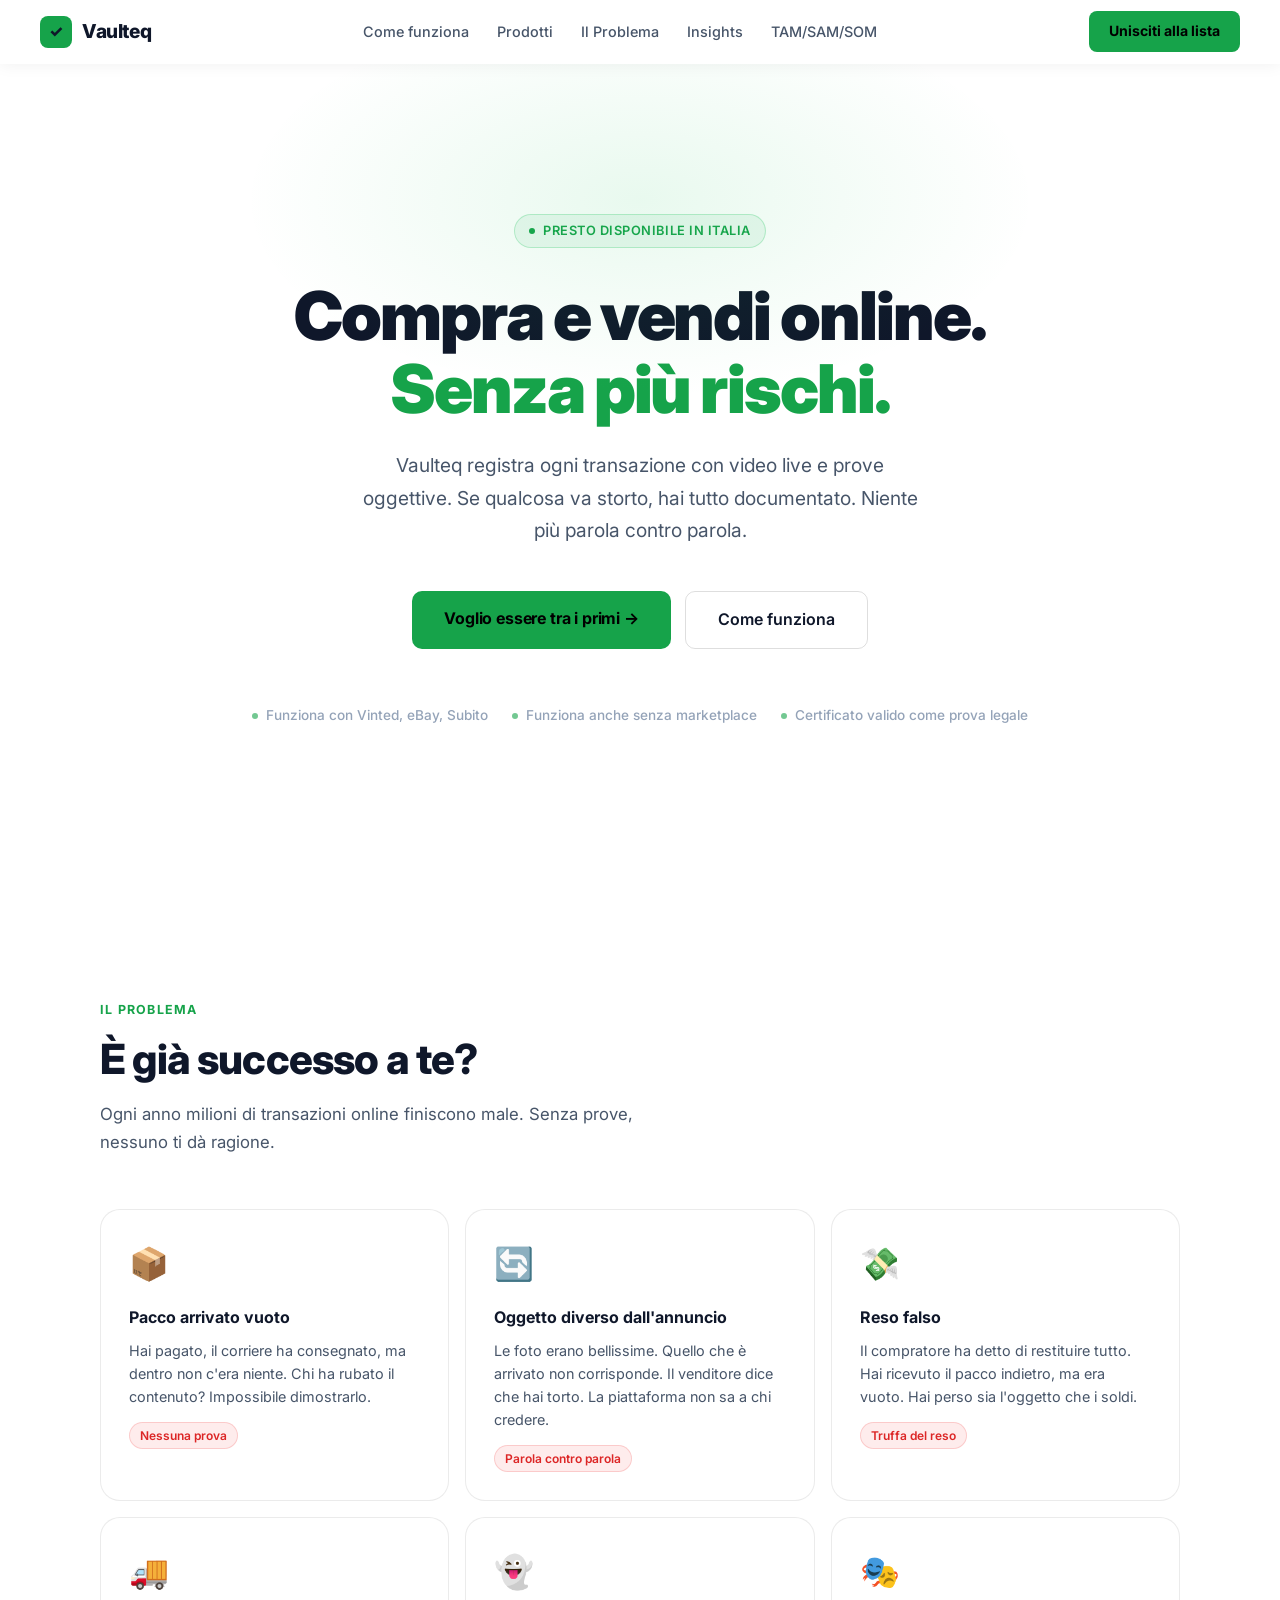
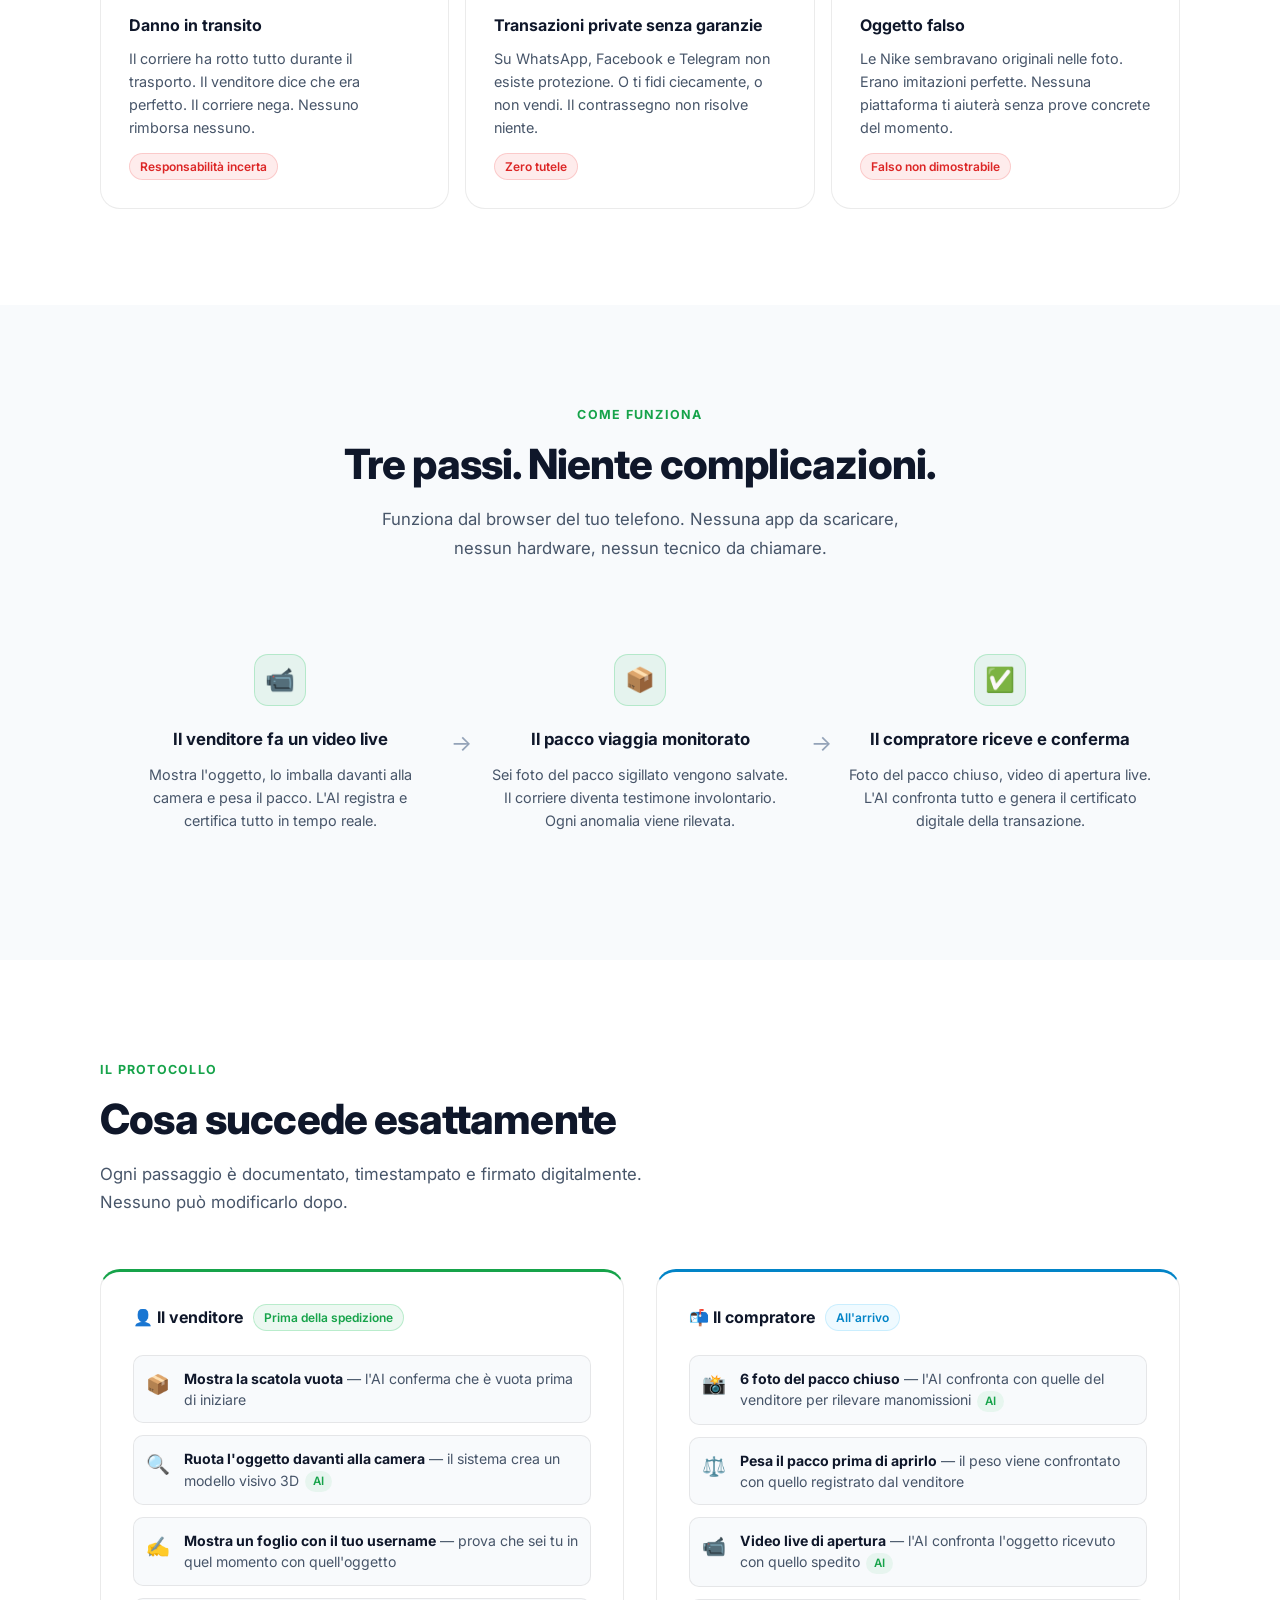
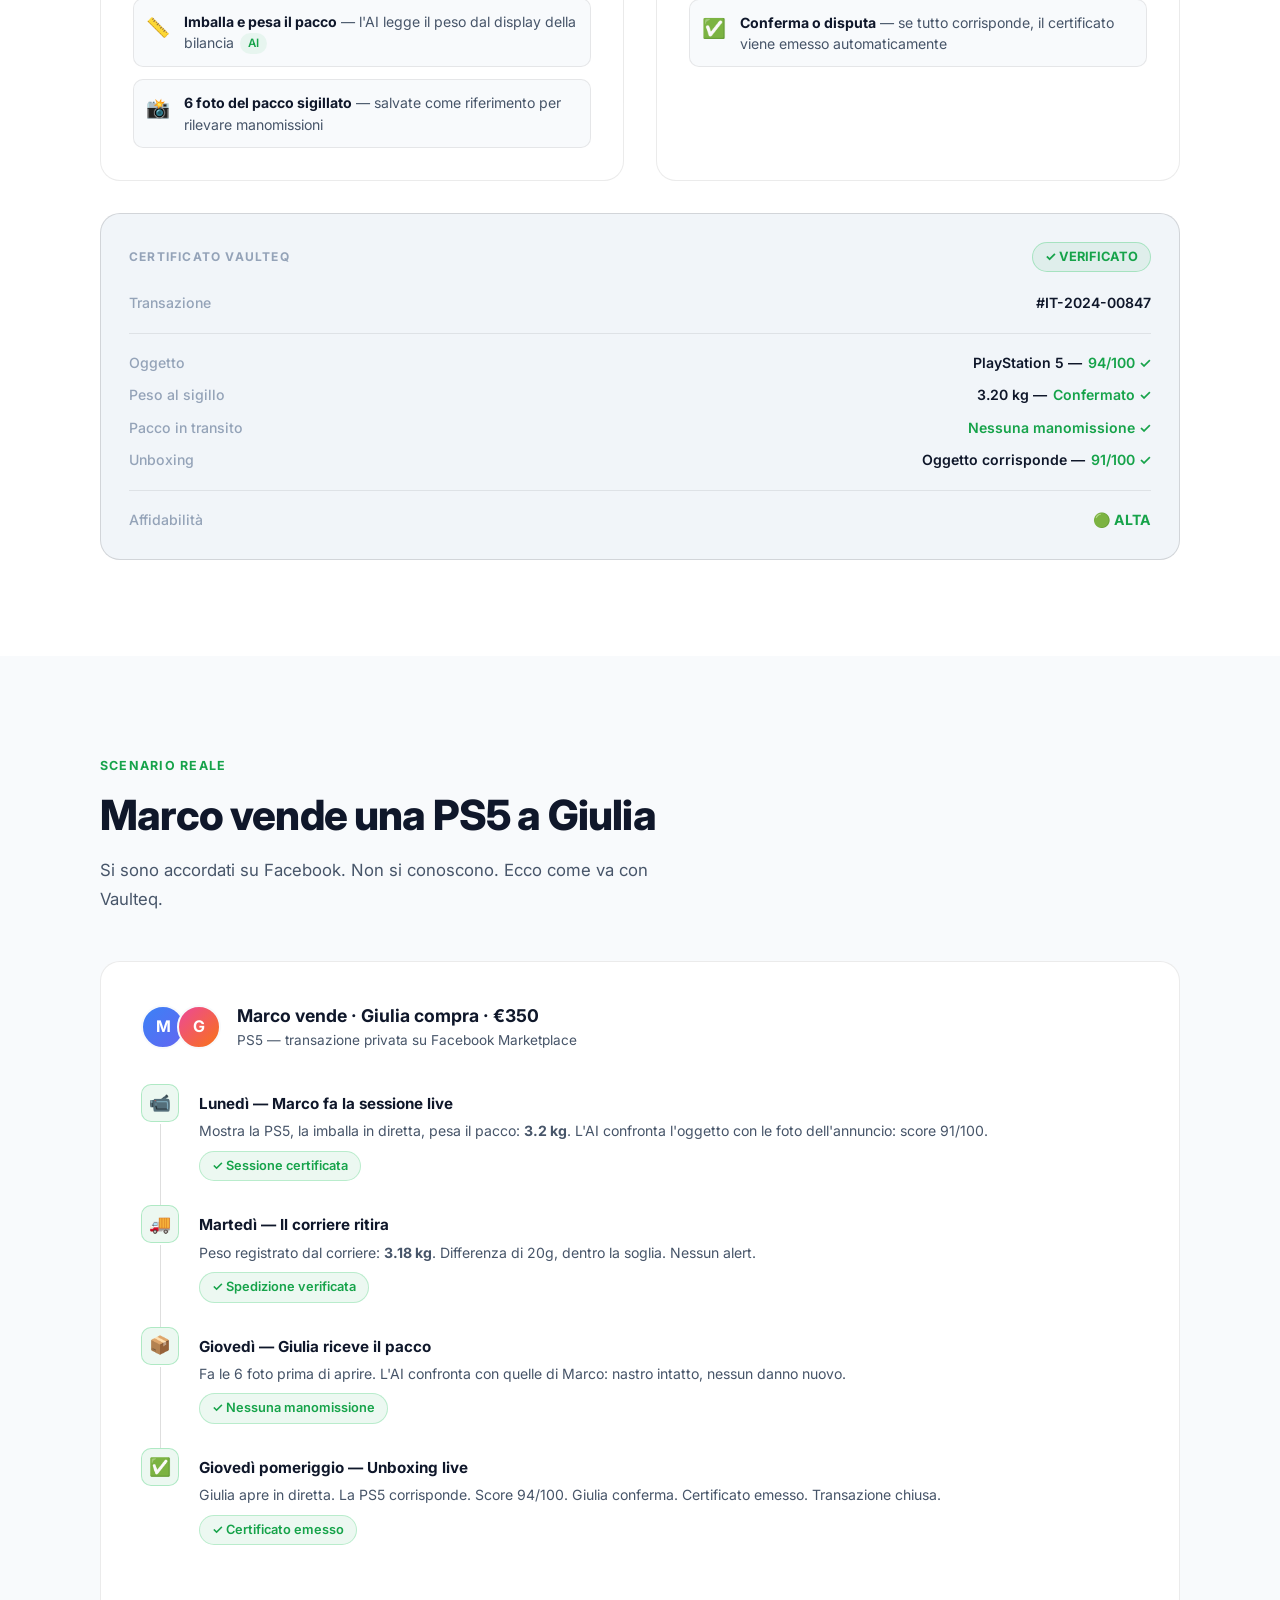
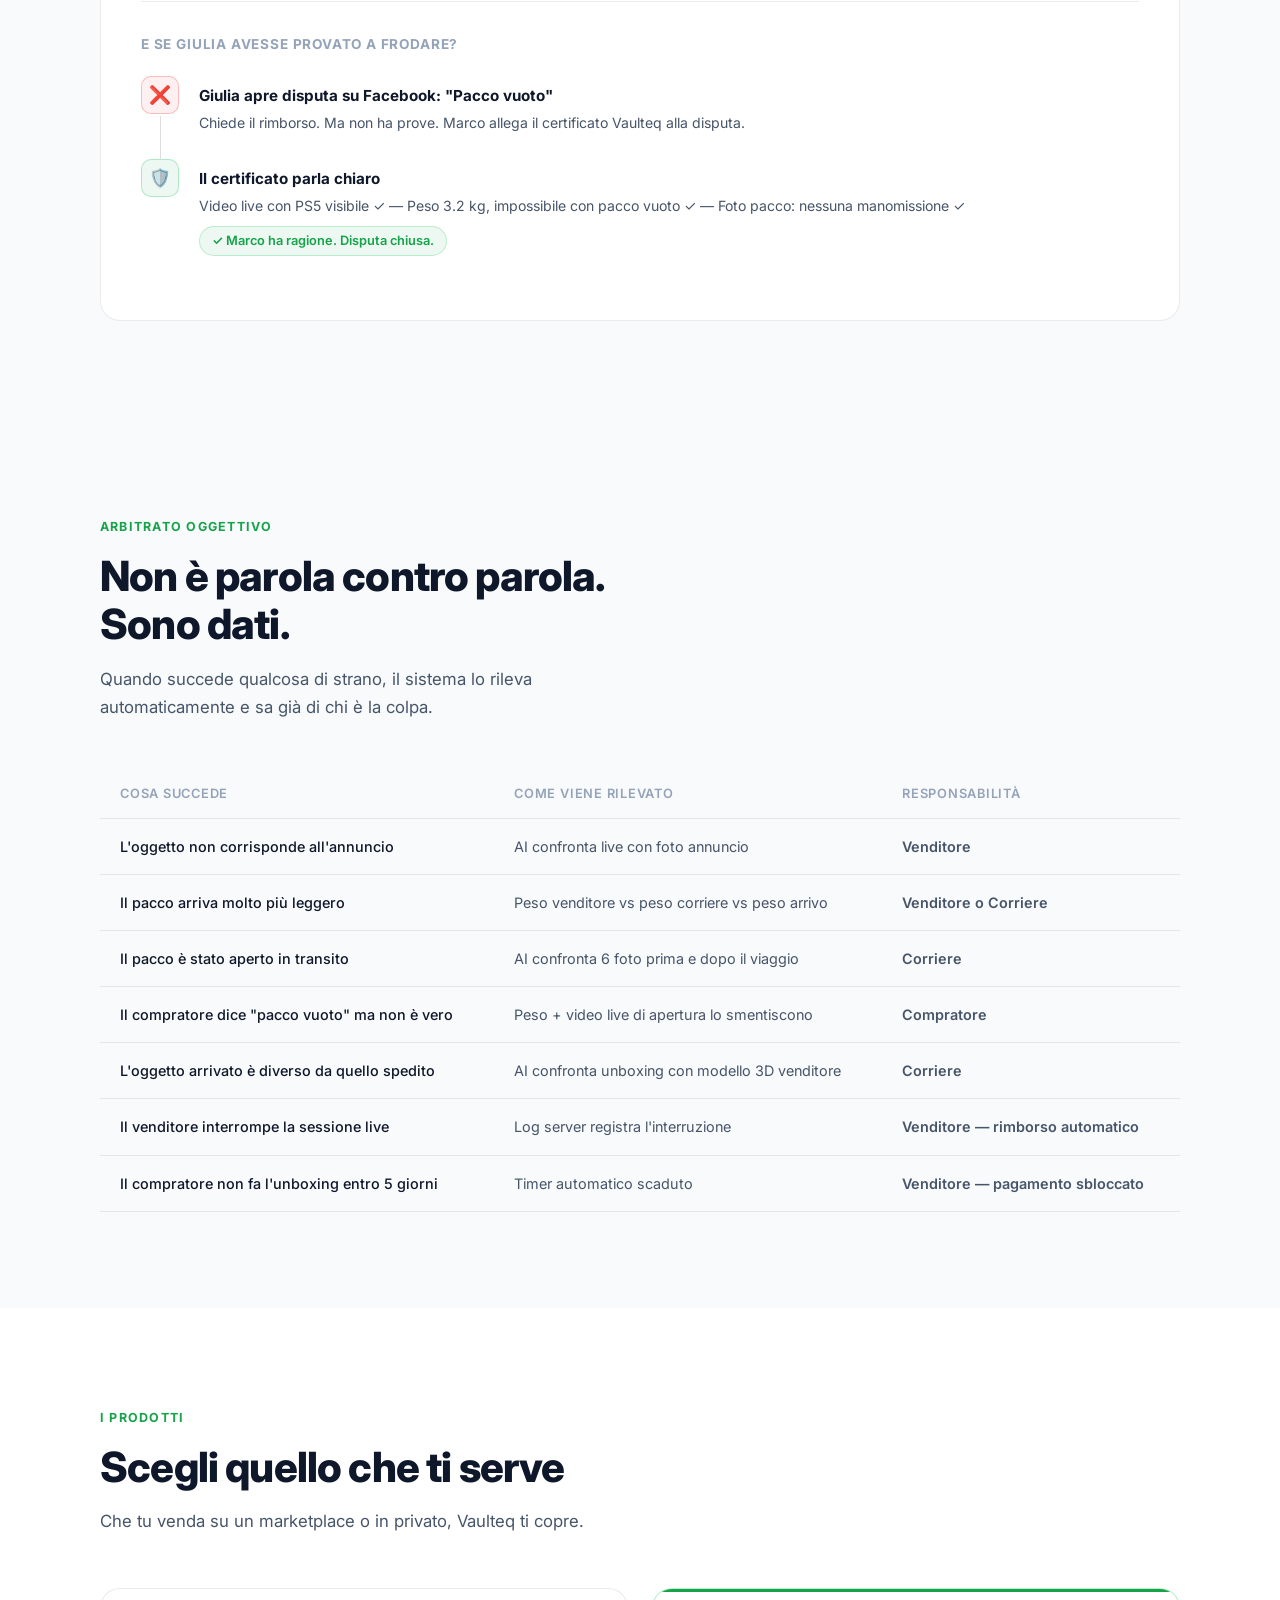
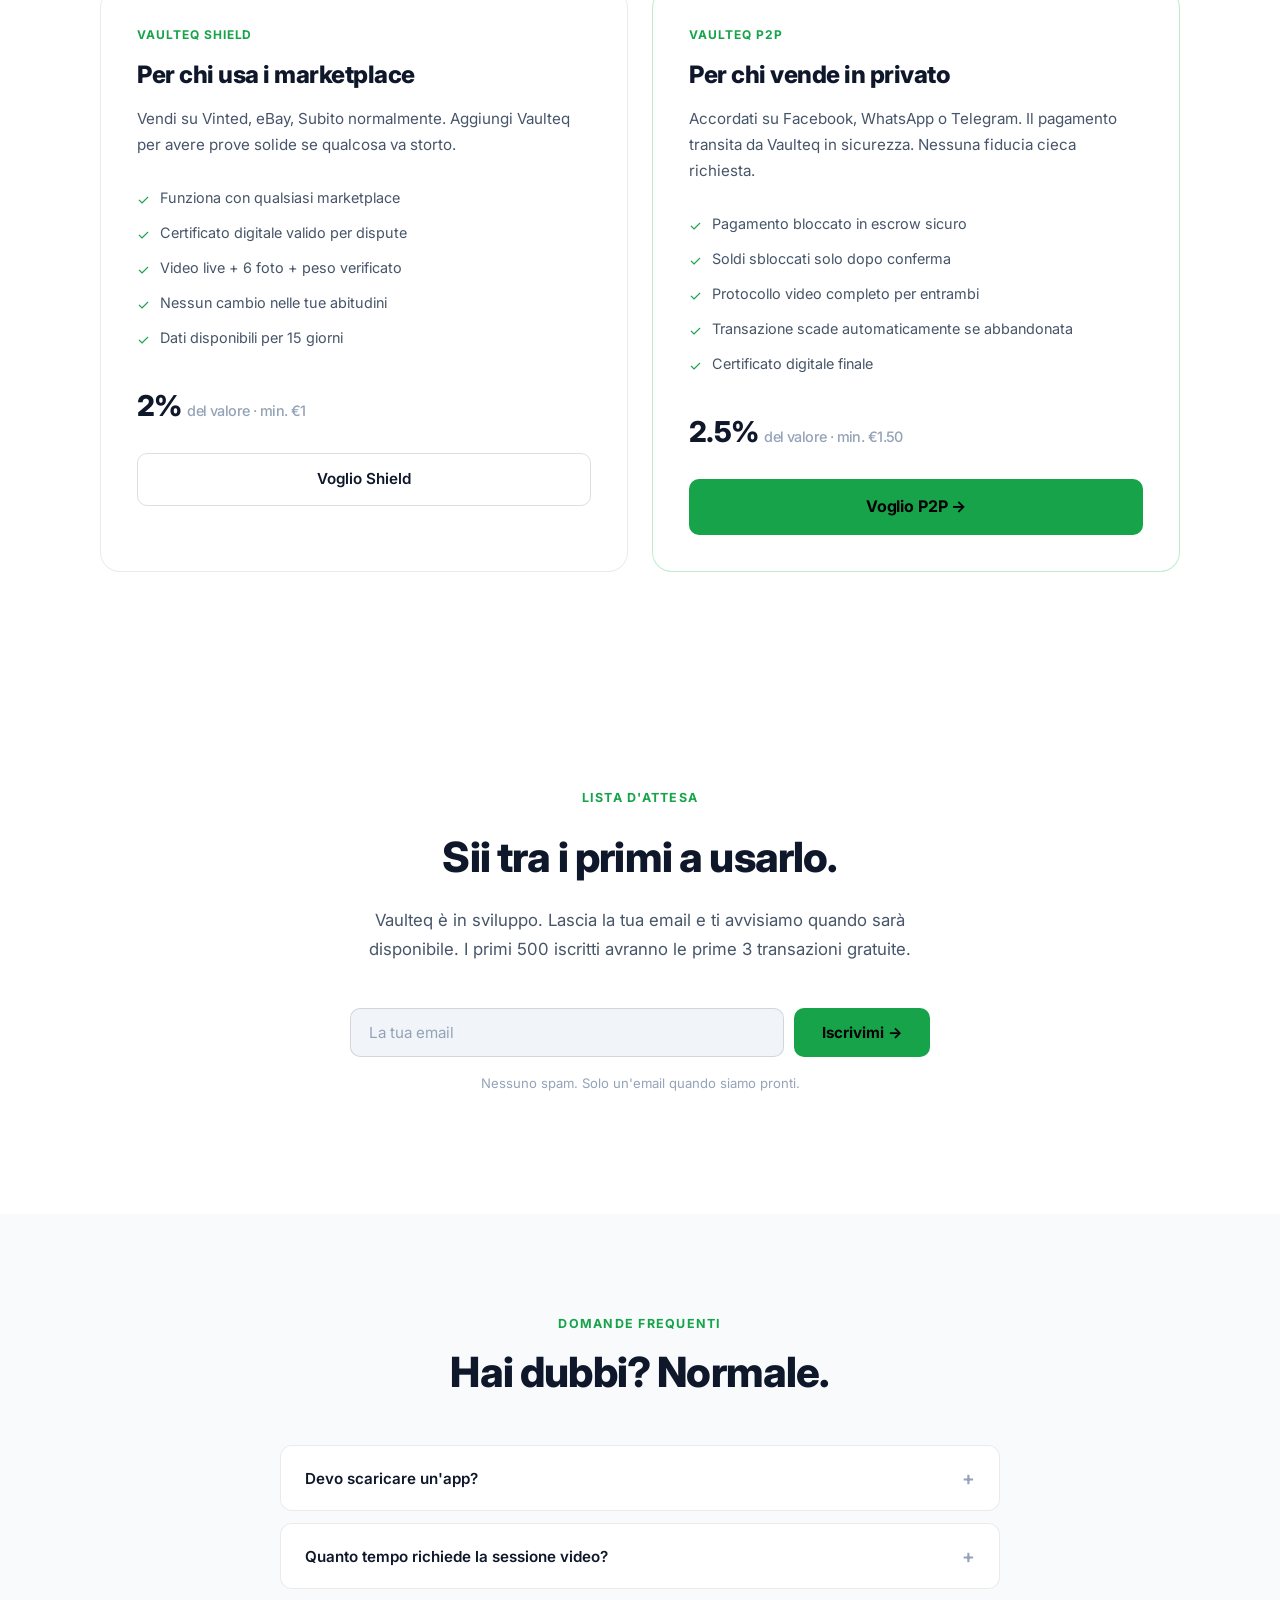
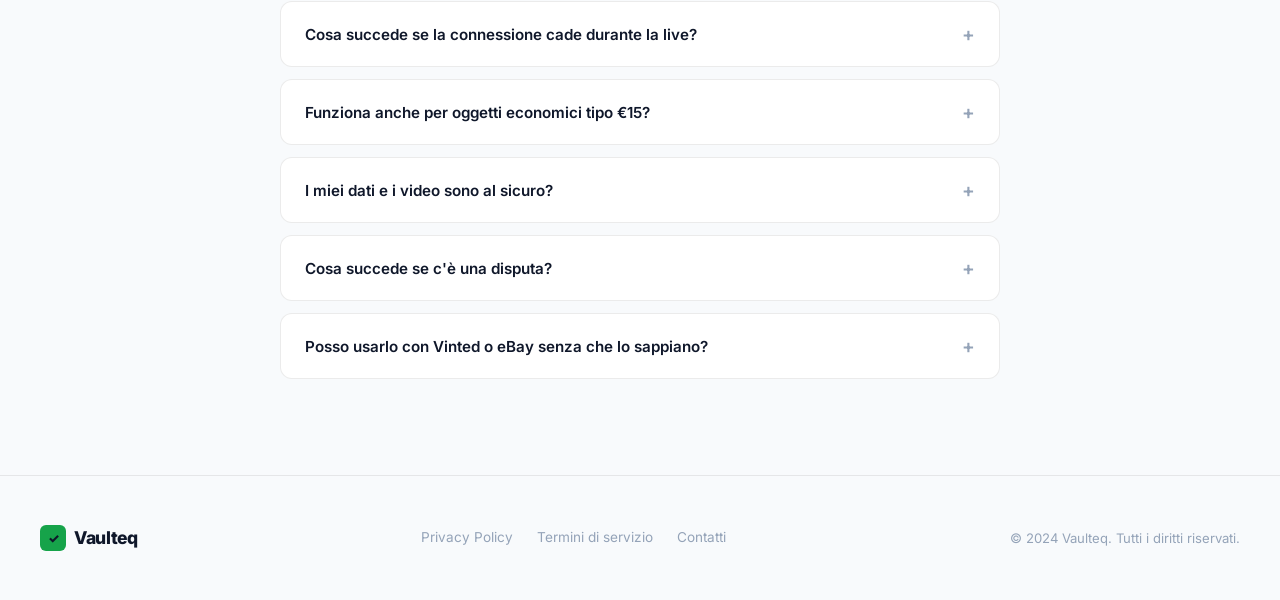
<file: progetto.html>
<!DOCTYPE html>
<html lang="it">
<head>
<meta charset="UTF-8"/>
<meta name="viewport" content="width=device-width,initial-scale=1.0"/>
<title>Vaulteq — Compra e vendi online senza rischi</title>
<meta name="description" content="Vaulteq certifica ogni transazione con video live, prove oggettive e certificato digitale. Niente più truffe, niente più parola contro parola."/>
<link rel="preconnect" href="https://fonts.googleapis.com"/>
<link href="https://fonts.googleapis.com/css2?family=Inter:wght@300;400;500;600;700;800;900&display=swap" rel="stylesheet"/>
<style>
*,*::before,*::after{box-sizing:border-box;margin:0;padding:0}

:root{
  --bg:#ffffff;
  --bg2:#f8fafc;
  --surface:#f1f5f9;
  --card:#ffffff;
  --border:rgba(0,0,0,0.08);
  --border2:rgba(0,0,0,0.13);
  --green:#16a34a;
  --green-dim:#15803d;
  --green-glow:rgba(22,163,74,0.15);
  --green-soft:rgba(22,163,74,0.08);
  --yellow:#d97706;
  --yellow-glow:rgba(217,119,6,0.15);
  --red:#dc2626;
  --red-glow:rgba(220,38,38,0.10);
  --blue:#0284c7;
  --blue-glow:rgba(2,132,199,0.12);
  --text:#0f172a;
  --text2:#475569;
  --text3:#94a3b8;
  --radius:12px;
  --radius-lg:20px;
}

html{scroll-behavior:smooth;scroll-padding-top:68px}
body{font-family:'Inter',sans-serif;background:var(--bg);color:var(--text);overflow-x:hidden;line-height:1.6}
::selection{background:rgba(34,197,94,0.3)}
::-webkit-scrollbar{width:4px}
::-webkit-scrollbar-track{background:var(--bg)}
::-webkit-scrollbar-thumb{background:rgba(0,0,0,0.15);border-radius:4px}

/* ── NAV ── */
nav{
  position:fixed;top:0;left:0;right:0;z-index:200;
  height:64px;display:flex;align-items:center;justify-content:space-between;
  padding:0 40px;
  background:rgba(255,255,255,0.92);
  backdrop-filter:blur(16px);
  border-bottom:1px solid var(--border);
  box-shadow:0 1px 16px rgba(0,0,0,0.06);
}
.nav-logo{display:flex;align-items:center;gap:10px;font-weight:800;font-size:1.2rem;letter-spacing:-0.02em;color:var(--text);text-decoration:none}
.nav-logo-icon{width:32px;height:32px;background:var(--green);border-radius:8px;display:flex;align-items:center;justify-content:center;font-size:16px}
.nav-links{display:flex;align-items:center;gap:28px}
.nav-links a{color:var(--text2);text-decoration:none;font-size:.9rem;font-weight:500;transition:color .2s}
.nav-links a:hover{color:var(--text)}
.nav-cta{background:var(--green);color:#000;font-weight:700;font-size:.88rem;padding:9px 20px;border-radius:8px;text-decoration:none;transition:all .2s}
.nav-cta:hover{background:#16a34a;transform:translateY(-1px)}
@media(max-width:680px){.nav-links{display:none}.nav{padding:0 20px}}

/* ── HERO ── */
.hero{
  min-height:100vh;display:flex;flex-direction:column;align-items:center;justify-content:center;
  padding:120px 24px 80px;text-align:center;position:relative;overflow:hidden;
}
.hero::before{
  content:'';position:absolute;top:0;left:50%;transform:translateX(-50%);
  width:800px;height:400px;
  background:radial-gradient(ellipse at center,rgba(34,197,94,0.10) 0%,transparent 70%);
  pointer-events:none;
}
.hero-badge{
  display:inline-flex;align-items:center;gap:8px;
  background:var(--green-soft);border:1px solid rgba(34,197,94,0.25);
  color:var(--green);font-size:.8rem;font-weight:600;
  padding:6px 14px;border-radius:999px;margin-bottom:32px;letter-spacing:.04em;text-transform:uppercase;
}
.hero-badge span{width:6px;height:6px;background:var(--green);border-radius:50%;animation:pulse 2s infinite}
@keyframes pulse{0%,100%{opacity:1;transform:scale(1)}50%{opacity:.5;transform:scale(.8)}}
.hero h1{
  font-size:clamp(2.4rem,6vw,4.2rem);font-weight:900;line-height:1.08;
  letter-spacing:-0.03em;color:var(--text);max-width:800px;margin-bottom:24px;
}
.hero h1 .green{color:var(--green)}
.hero p{font-size:clamp(1rem,2vw,1.2rem);color:var(--text2);max-width:560px;margin-bottom:44px;line-height:1.7}
.hero-cta{display:flex;gap:14px;flex-wrap:wrap;justify-content:center}
.btn-primary{
  background:var(--green);color:#000;font-weight:700;font-size:1rem;
  padding:15px 32px;border-radius:10px;text-decoration:none;border:none;cursor:pointer;
  transition:all .2s;letter-spacing:-.01em;
}
.btn-primary:hover{background:#16a34a;transform:translateY(-2px);box-shadow:0 8px 30px rgba(34,197,94,0.3)}
.btn-secondary{
  background:transparent;color:var(--text);font-weight:600;font-size:1rem;
  padding:15px 32px;border-radius:10px;text-decoration:none;border:1px solid var(--border2);cursor:pointer;
  transition:all .2s;
}
.btn-secondary:hover{background:var(--surface);transform:translateY(-2px)}
.hero-proof{margin-top:56px;display:flex;align-items:center;gap:24px;flex-wrap:wrap;justify-content:center}
.hero-proof-item{display:flex;align-items:center;gap:8px;color:var(--text3);font-size:.85rem;font-weight:500}
.hero-proof-item .dot{width:6px;height:6px;background:var(--green);border-radius:50%;opacity:.6}

/* ── SECTION BASE ── */
section{padding:96px 24px}
.container{max-width:1080px;margin:0 auto}
.section-label{
  display:inline-block;color:var(--green);font-size:.78rem;font-weight:700;
  letter-spacing:.1em;text-transform:uppercase;margin-bottom:16px;
}
.section-title{font-size:clamp(1.8rem,4vw,2.6rem);font-weight:800;color:var(--text);line-height:1.15;letter-spacing:-.02em;margin-bottom:16px}
.section-sub{color:var(--text2);font-size:1.05rem;max-width:560px;line-height:1.7}

/* ── PROBLEMA ── */
.problema{background:var(--bg)}
.problema-grid{display:grid;grid-template-columns:repeat(auto-fit,minmax(260px,1fr));gap:16px;margin-top:52px}
.problema-card{
  background:var(--card);border:1px solid var(--border);border-radius:var(--radius-lg);
  padding:28px;transition:border-color .2s,transform .2s;
}
.problema-card:hover{border-color:rgba(239,68,68,0.3);transform:translateY(-2px)}
.problema-icon{font-size:2rem;margin-bottom:16px}
.problema-card h3{font-size:1rem;font-weight:700;color:var(--text);margin-bottom:8px}
.problema-card p{font-size:.9rem;color:var(--text2);line-height:1.6}
.problema-card .tag{
  display:inline-block;margin-top:14px;
  background:rgba(239,68,68,0.1);border:1px solid rgba(239,68,68,0.2);
  color:var(--red);font-size:.75rem;font-weight:600;padding:3px 10px;border-radius:999px;
}

/* ── COME FUNZIONA ── */
.come-funziona{background:var(--bg2)}
.steps{display:grid;grid-template-columns:repeat(auto-fit,minmax(220px,1fr));gap:0;margin-top:60px;position:relative}
.step{padding:32px 28px;position:relative;text-align:center}
.step:not(:last-child)::after{
  content:'→';position:absolute;right:-12px;top:50%;transform:translateY(-50%);
  font-size:1.4rem;color:var(--text3);
}
@media(max-width:700px){.step:not(:last-child)::after{content:'↓';right:50%;top:auto;bottom:-16px;transform:translateX(50%)}}
.step-num{
  width:52px;height:52px;border-radius:14px;
  background:var(--green-soft);border:1px solid rgba(34,197,94,0.25);
  display:flex;align-items:center;justify-content:center;
  font-size:1.5rem;margin:0 auto 20px;
}
.step h3{font-size:1.05rem;font-weight:700;color:var(--text);margin-bottom:10px}
.step p{font-size:.9rem;color:var(--text2);line-height:1.6}

/* ── IL PROTOCOLLO ── */
.protocollo{background:var(--bg)}
.proto-grid{display:grid;grid-template-columns:1fr 1fr;gap:32px;margin-top:52px}
@media(max-width:768px){.proto-grid{grid-template-columns:1fr}}
.proto-side{background:var(--card);border:1px solid var(--border);border-radius:var(--radius-lg);padding:32px;overflow:hidden;position:relative}
.proto-side.seller{border-top:3px solid var(--green)}
.proto-side.buyer{border-top:3px solid var(--blue)}
.proto-title{font-size:1rem;font-weight:700;color:var(--text);margin-bottom:24px;display:flex;align-items:center;gap:10px}
.proto-title .badge{
  font-size:.75rem;font-weight:600;padding:3px 10px;border-radius:999px;
}
.badge-green{background:var(--green-soft);color:var(--green);border:1px solid rgba(34,197,94,0.25)}
.badge-blue{background:rgba(56,189,248,0.08);color:var(--blue);border:1px solid rgba(56,189,248,0.2)}
.proto-steps{display:flex;flex-direction:column;gap:12px}
.proto-step{display:flex;align-items:flex-start;gap:14px;padding:12px;border-radius:10px;background:var(--bg2);border:1px solid var(--border)}
.proto-step-icon{font-size:1.2rem;flex-shrink:0;margin-top:1px}
.proto-step-text{font-size:.88rem;color:var(--text2);line-height:1.5}
.proto-step-text strong{color:var(--text);font-weight:700}
.proto-step .ai-badge{
  display:inline-flex;align-items:center;gap:4px;
  background:rgba(34,197,94,0.08);color:var(--green);
  font-size:.72rem;font-weight:600;padding:2px 8px;border-radius:999px;
  margin-left:6px;vertical-align:middle;
}

/* ── SCENARIO ── */
.scenario{background:var(--bg2)}
.scenario-box{
  background:var(--card);border:1px solid var(--border);border-radius:var(--radius-lg);
  padding:40px;margin-top:48px;
}
.scenario-header{display:flex;align-items:center;gap:16px;margin-bottom:32px;flex-wrap:wrap}
.scenario-avatars{display:flex;gap:-8px}
.avatar{
  width:44px;height:44px;border-radius:50%;
  display:flex;align-items:center;justify-content:center;
  font-weight:700;font-size:1rem;border:2px solid var(--bg2);
}
.avatar-m{background:linear-gradient(135deg,#3b82f6,#6366f1);color:#fff}
.avatar-g{background:linear-gradient(135deg,#ec4899,#f97316);color:#fff;margin-left:-8px}
.scenario-title{font-size:1.1rem;font-weight:700;color:var(--text)}
.scenario-sub{font-size:.85rem;color:var(--text2)}
.timeline{display:flex;flex-direction:column;gap:0}
.tl-item{display:flex;gap:20px;padding-bottom:24px;position:relative}
.tl-item:not(:last-child) .tl-line{position:absolute;left:19px;top:40px;bottom:0;width:1px;background:var(--border2)}
.tl-dot{
  width:38px;height:38px;border-radius:10px;flex-shrink:0;
  display:flex;align-items:center;justify-content:center;font-size:1.1rem;
  border:1px solid var(--border2);background:var(--surface);
  position:relative;z-index:1;
}
.tl-dot.ok{background:var(--green-soft);border-color:rgba(34,197,94,0.3)}
.tl-dot.warn{background:rgba(245,158,11,0.08);border-color:rgba(245,158,11,0.3)}
.tl-dot.bad{background:rgba(239,68,68,0.08);border-color:rgba(239,68,68,0.3)}
.tl-content{padding-top:8px}
.tl-content h4{font-size:.95rem;font-weight:700;color:var(--text);margin-bottom:4px}
.tl-content p{font-size:.88rem;color:var(--text2);line-height:1.6}
.tl-content .result{
  display:inline-flex;align-items:center;gap:6px;margin-top:8px;
  font-size:.8rem;font-weight:600;padding:4px 12px;border-radius:999px;
}
.result-ok{background:var(--green-soft);color:var(--green);border:1px solid rgba(34,197,94,0.25)}
.result-bad{background:rgba(239,68,68,0.08);color:var(--red);border:1px solid rgba(239,68,68,0.2)}

/* ── CERTIFICATO ── */
.certificato-preview{
  background:var(--surface);border:1px solid var(--border2);border-radius:var(--radius-lg);
  padding:28px;margin-top:28px;font-family:'Inter',monospace;
}
.cert-header{display:flex;align-items:center;justify-content:space-between;margin-bottom:20px;flex-wrap:gap}
.cert-title{font-size:.75rem;font-weight:700;letter-spacing:.1em;text-transform:uppercase;color:var(--text3)}
.cert-badge-ok{
  background:var(--green-soft);color:var(--green);border:1px solid rgba(34,197,94,0.3);
  font-size:.8rem;font-weight:700;padding:4px 12px;border-radius:999px;
}
.cert-rows{display:flex;flex-direction:column;gap:10px}
.cert-row{display:flex;align-items:center;justify-content:space-between;font-size:.88rem;flex-wrap:wrap;gap:4px}
.cert-row-label{color:var(--text3);font-weight:500}
.cert-row-val{color:var(--text);font-weight:600;display:flex;align-items:center;gap:6px}
.cert-row-val .ok{color:var(--green)}
.cert-divider{height:1px;background:var(--border);margin:8px 0}

/* ── DUE PRODOTTI ── */
.prodotti{background:var(--bg)}
.prodotti-grid{display:grid;grid-template-columns:1fr 1fr;gap:24px;margin-top:52px}
@media(max-width:720px){.prodotti-grid{grid-template-columns:1fr}}
.prodotto-card{
  background:var(--card);border:1px solid var(--border);border-radius:var(--radius-lg);
  padding:36px;transition:border-color .2s,transform .2s;position:relative;overflow:hidden;
}
.prodotto-card.featured{border-color:rgba(34,197,94,0.3)}
.prodotto-card.featured::before{
  content:'';position:absolute;top:0;left:0;right:0;height:3px;background:var(--green);
}
.prodotto-label{
  font-size:.75rem;font-weight:700;letter-spacing:.08em;text-transform:uppercase;
  color:var(--green);margin-bottom:12px;
}
.prodotto-name{font-size:1.5rem;font-weight:800;color:var(--text);margin-bottom:12px;letter-spacing:-.02em}
.prodotto-desc{font-size:.95rem;color:var(--text2);line-height:1.7;margin-bottom:28px}
.prodotto-features{display:flex;flex-direction:column;gap:10px;margin-bottom:32px}
.feature-item{display:flex;align-items:flex-start;gap:10px;font-size:.9rem;color:var(--text2)}
.feature-item .check{color:var(--green);font-size:.9rem;flex-shrink:0;margin-top:2px}
.prodotto-price{
  font-size:1.8rem;font-weight:800;color:var(--text);letter-spacing:-.02em;margin-bottom:4px;
}
.prodotto-price span{font-size:.9rem;font-weight:500;color:var(--text3)}
.prodotto-card .btn-primary{display:block;text-align:center;margin-top:24px}
.prodotto-card .btn-outline{
  display:block;text-align:center;margin-top:24px;
  background:transparent;color:var(--text);font-weight:600;font-size:.95rem;
  padding:13px 24px;border-radius:10px;text-decoration:none;border:1px solid var(--border2);
  transition:all .2s;
}
.prodotto-card .btn-outline:hover{background:var(--surface)}

/* ── ARBITRATO ── */
.arbitrato{background:var(--bg2)}
.arb-table{width:100%;border-collapse:collapse;margin-top:48px;font-size:.9rem}
.arb-table th{
  text-align:left;padding:14px 20px;color:var(--text3);font-weight:600;font-size:.8rem;
  letter-spacing:.06em;text-transform:uppercase;border-bottom:1px solid var(--border);
}
.arb-table td{padding:16px 20px;border-bottom:1px solid var(--border);color:var(--text2);vertical-align:top}
.arb-table tr:hover td{background:rgba(0,0,0,0.02)}
.arb-table td:first-child{color:var(--text);font-weight:500}
.arb-table td:last-child{font-weight:600}
.col-green{color:var(--green)}
.col-red{color:var(--red)}
.col-yellow{color:var(--yellow)}
.col-blue{color:var(--blue)}
@media(max-width:640px){
  .arb-table th:nth-child(2),.arb-table td:nth-child(2){display:none}
}

/* ── WAITLIST ── */
.waitlist{background:var(--bg);padding:120px 24px}
.waitlist-box{
  max-width:580px;margin:0 auto;text-align:center;
}
.waitlist-box h2{font-size:clamp(1.8rem,4vw,2.6rem);font-weight:800;color:var(--text);letter-spacing:-.02em;margin-bottom:16px}
.waitlist-box p{color:var(--text2);font-size:1.05rem;margin-bottom:44px;line-height:1.7}
.form-row{display:flex;gap:10px;flex-wrap:wrap;justify-content:center}
.form-input{
  flex:1;min-width:220px;background:var(--surface);border:1px solid var(--border2);
  color:var(--text);font-size:.95rem;padding:14px 18px;border-radius:10px;
  outline:none;transition:border-color .2s;font-family:'Inter',sans-serif;
}
.form-input::placeholder{color:var(--text3)}
.form-input:focus{border-color:rgba(34,197,94,0.5)}
.form-btn{
  background:var(--green);color:#000;font-weight:700;font-size:.95rem;
  padding:14px 28px;border-radius:10px;border:none;cursor:pointer;
  transition:all .2s;font-family:'Inter',sans-serif;white-space:nowrap;
}
.form-btn:hover{background:#16a34a;transform:translateY(-1px)}
.form-note{margin-top:16px;font-size:.82rem;color:var(--text3)}
.success-msg{
  display:none;background:var(--green-soft);border:1px solid rgba(34,197,94,0.3);
  color:var(--green);padding:16px 24px;border-radius:10px;font-weight:600;margin-top:20px;
}

/* ── FAQ ── */
.faq{background:var(--bg2)}
.faq-list{max-width:720px;margin:48px auto 0;display:flex;flex-direction:column;gap:12px}
.faq-item{background:var(--card);border:1px solid var(--border);border-radius:var(--radius);overflow:hidden}
.faq-q{
  width:100%;text-align:left;background:none;border:none;color:var(--text);
  font-size:.95rem;font-weight:600;padding:20px 24px;cursor:pointer;
  display:flex;align-items:center;justify-content:space-between;gap:16px;
  font-family:'Inter',sans-serif;transition:background .2s;
}
.faq-q:hover{background:rgba(0,0,0,0.02)}
.faq-icon{font-size:1.2rem;color:var(--text3);flex-shrink:0;transition:transform .25s}
.faq-item.open .faq-icon{transform:rotate(45deg)}
.faq-a{
  max-height:0;overflow:hidden;transition:max-height .3s ease,padding .3s;
  font-size:.9rem;color:var(--text2);line-height:1.7;padding:0 24px;
}
.faq-item.open .faq-a{max-height:300px;padding:0 24px 20px}

/* ── FOOTER ── */
footer{
  background:var(--bg2);border-top:1px solid var(--border);
  padding:48px 40px;display:flex;align-items:center;justify-content:space-between;
  flex-wrap:wrap;gap:20px;
}
.footer-logo{font-weight:800;font-size:1.1rem;color:var(--text);letter-spacing:-.02em;display:flex;align-items:center;gap:8px}
.footer-logo-icon{width:26px;height:26px;background:var(--green);border-radius:6px;display:flex;align-items:center;justify-content:center;font-size:13px}
.footer-links{display:flex;gap:24px;flex-wrap:wrap}
.footer-links a{color:var(--text3);font-size:.85rem;text-decoration:none;transition:color .2s}
.footer-links a:hover{color:var(--text2)}
.footer-copy{color:var(--text3);font-size:.82rem}

/* ── ANIMATIONS ── */
.fade-up{opacity:0;transform:translateY(24px);transition:opacity .6s ease,transform .6s ease}
.fade-up.visible{opacity:1;transform:translateY(0)}
</style>
</head>
<body>

<!-- NAV -->
<nav>
  <a href="index.html" class="nav-logo">
    <div class="nav-logo-icon">✓</div>
    Vaulteq
  </a>
  <div class="nav-links">
    <a href="#come-funziona">Come funziona</a>
    <a href="#prodotti">Prodotti</a>
    <a href="problema.html">Il Problema</a>
    <a href="insights.html">Insights</a>
    <a href="tam-sam-som.html">TAM/SAM/SOM</a>
  </div>
  <a href="#waitlist" class="nav-cta">Unisciti alla lista</a>
</nav>

<!-- HERO -->
<section class="hero">
  <div class="hero-badge"><span></span> Presto disponibile in Italia</div>
  <h1>Compra e vendi online.<br><span class="green">Senza più rischi.</span></h1>
  <p>Vaulteq registra ogni transazione con video live e prove oggettive. Se qualcosa va storto, hai tutto documentato. Niente più parola contro parola.</p>
  <div class="hero-cta">
    <a href="#waitlist" class="btn-primary">Voglio essere tra i primi →</a>
    <a href="#come-funziona" class="btn-secondary">Come funziona</a>
  </div>
  <div class="hero-proof">
    <div class="hero-proof-item"><span class="dot"></span>Funziona con Vinted, eBay, Subito</div>
    <div class="hero-proof-item"><span class="dot"></span>Funziona anche senza marketplace</div>
    <div class="hero-proof-item"><span class="dot"></span>Certificato valido come prova legale</div>
  </div>
</section>

<!-- IL PROBLEMA -->
<section class="problema" id="problema">
  <div class="container">
    <div class="fade-up">
      <span class="section-label">Il problema</span>
      <h2 class="section-title">È già successo a te?</h2>
      <p class="section-sub">Ogni anno milioni di transazioni online finiscono male. Senza prove, nessuno ti dà ragione.</p>
    </div>
    <div class="problema-grid">
      <div class="problema-card fade-up">
        <div class="problema-icon">📦</div>
        <h3>Pacco arrivato vuoto</h3>
        <p>Hai pagato, il corriere ha consegnato, ma dentro non c'era niente. Chi ha rubato il contenuto? Impossibile dimostrarlo.</p>
        <span class="tag">Nessuna prova</span>
      </div>
      <div class="problema-card fade-up">
        <div class="problema-icon">🔄</div>
        <h3>Oggetto diverso dall'annuncio</h3>
        <p>Le foto erano bellissime. Quello che è arrivato non corrisponde. Il venditore dice che hai torto. La piattaforma non sa a chi credere.</p>
        <span class="tag">Parola contro parola</span>
      </div>
      <div class="problema-card fade-up">
        <div class="problema-icon">💸</div>
        <h3>Reso falso</h3>
        <p>Il compratore ha detto di restituire tutto. Hai ricevuto il pacco indietro, ma era vuoto. Hai perso sia l'oggetto che i soldi.</p>
        <span class="tag">Truffa del reso</span>
      </div>
      <div class="problema-card fade-up">
        <div class="problema-icon">🚚</div>
        <h3>Danno in transito</h3>
        <p>Il corriere ha rotto tutto durante il trasporto. Il venditore dice che era perfetto. Il corriere nega. Nessuno rimborsa nessuno.</p>
        <span class="tag">Responsabilità incerta</span>
      </div>
      <div class="problema-card fade-up">
        <div class="problema-icon">👻</div>
        <h3>Transazioni private senza garanzie</h3>
        <p>Su WhatsApp, Facebook e Telegram non esiste protezione. O ti fidi ciecamente, o non vendi. Il contrassegno non risolve niente.</p>
        <span class="tag">Zero tutele</span>
      </div>
      <div class="problema-card fade-up">
        <div class="problema-icon">🎭</div>
        <h3>Oggetto falso</h3>
        <p>Le Nike sembravano originali nelle foto. Erano imitazioni perfette. Nessuna piattaforma ti aiuterà senza prove concrete del momento.</p>
        <span class="tag">Falso non dimostrabile</span>
      </div>
    </div>
  </div>
</section>

<!-- COME FUNZIONA -->
<section class="come-funziona" id="come-funziona">
  <div class="container">
    <div class="fade-up" style="text-align:center">
      <span class="section-label">Come funziona</span>
      <h2 class="section-title">Tre passi. Niente complicazioni.</h2>
      <p class="section-sub" style="margin:0 auto">Funziona dal browser del tuo telefono. Nessuna app da scaricare, nessun hardware, nessun tecnico da chiamare.</p>
    </div>
    <div class="steps fade-up" style="margin-top:60px">
      <div class="step">
        <div class="step-num">📹</div>
        <h3>Il venditore fa un video live</h3>
        <p>Mostra l'oggetto, lo imballa davanti alla camera e pesa il pacco. L'AI registra e certifica tutto in tempo reale.</p>
      </div>
      <div class="step">
        <div class="step-num">📦</div>
        <h3>Il pacco viaggia monitorato</h3>
        <p>Sei foto del pacco sigillato vengono salvate. Il corriere diventa testimone involontario. Ogni anomalia viene rilevata.</p>
      </div>
      <div class="step">
        <div class="step-num">✅</div>
        <h3>Il compratore riceve e conferma</h3>
        <p>Foto del pacco chiuso, video di apertura live. L'AI confronta tutto e genera il certificato digitale della transazione.</p>
      </div>
    </div>
  </div>
</section>

<!-- IL PROTOCOLLO -->
<section class="protocollo" id="protocollo">
  <div class="container">
    <div class="fade-up">
      <span class="section-label">Il protocollo</span>
      <h2 class="section-title">Cosa succede esattamente</h2>
      <p class="section-sub">Ogni passaggio è documentato, timestampato e firmato digitalmente. Nessuno può modificarlo dopo.</p>
    </div>
    <div class="proto-grid fade-up">
      <div class="proto-side seller">
        <div class="proto-title">
          👤 Il venditore
          <span class="badge badge-green">Prima della spedizione</span>
        </div>
        <div class="proto-steps">
          <div class="proto-step">
            <div class="proto-step-icon">📦</div>
            <div class="proto-step-text"><strong>Mostra la scatola vuota</strong> — l'AI conferma che è vuota prima di iniziare</div>
          </div>
          <div class="proto-step">
            <div class="proto-step-icon">🔍</div>
            <div class="proto-step-text"><strong>Ruota l'oggetto davanti alla camera</strong> — il sistema crea un modello visivo 3D<span class="ai-badge">AI</span></div>
          </div>
          <div class="proto-step">
            <div class="proto-step-icon">✍️</div>
            <div class="proto-step-text"><strong>Mostra un foglio con il tuo username</strong> — prova che sei tu in quel momento con quell'oggetto</div>
          </div>
          <div class="proto-step">
            <div class="proto-step-icon">📏</div>
            <div class="proto-step-text"><strong>Imballa e pesa il pacco</strong> — l'AI legge il peso dal display della bilancia<span class="ai-badge">AI</span></div>
          </div>
          <div class="proto-step">
            <div class="proto-step-icon">📸</div>
            <div class="proto-step-text"><strong>6 foto del pacco sigillato</strong> — salvate come riferimento per rilevare manomissioni</div>
          </div>
        </div>
      </div>
      <div class="proto-side buyer">
        <div class="proto-title">
          📬 Il compratore
          <span class="badge badge-blue">All'arrivo</span>
        </div>
        <div class="proto-steps">
          <div class="proto-step">
            <div class="proto-step-icon">📸</div>
            <div class="proto-step-text"><strong>6 foto del pacco chiuso</strong> — l'AI confronta con quelle del venditore per rilevare manomissioni<span class="ai-badge">AI</span></div>
          </div>
          <div class="proto-step">
            <div class="proto-step-icon">⚖️</div>
            <div class="proto-step-text"><strong>Pesa il pacco prima di aprirlo</strong> — il peso viene confrontato con quello registrato dal venditore</div>
          </div>
          <div class="proto-step">
            <div class="proto-step-icon">📹</div>
            <div class="proto-step-text"><strong>Video live di apertura</strong> — l'AI confronta l'oggetto ricevuto con quello spedito<span class="ai-badge">AI</span></div>
          </div>
          <div class="proto-step">
            <div class="proto-step-icon">✅</div>
            <div class="proto-step-text"><strong>Conferma o disputa</strong> — se tutto corrisponde, il certificato viene emesso automaticamente</div>
          </div>
        </div>
      </div>
    </div>

    <!-- CERTIFICATO PREVIEW -->
    <div class="certificato-preview fade-up" style="margin-top:32px">
      <div class="cert-header" style="display:flex;align-items:center;justify-content:space-between;margin-bottom:20px">
        <span class="cert-title">Certificato Vaulteq</span>
        <span class="cert-badge-ok">✓ VERIFICATO</span>
      </div>
      <div class="cert-rows">
        <div class="cert-row"><span class="cert-row-label">Transazione</span><span class="cert-row-val">#IT-2024-00847</span></div>
        <div class="cert-divider"></div>
        <div class="cert-row"><span class="cert-row-label">Oggetto</span><span class="cert-row-val">PlayStation 5 — <span class="ok">94/100 ✓</span></span></div>
        <div class="cert-row"><span class="cert-row-label">Peso al sigillo</span><span class="cert-row-val">3.20 kg — <span class="ok">Confermato ✓</span></span></div>
        <div class="cert-row"><span class="cert-row-label">Pacco in transito</span><span class="cert-row-val"><span class="ok">Nessuna manomissione ✓</span></span></div>
        <div class="cert-row"><span class="cert-row-label">Unboxing</span><span class="cert-row-val">Oggetto corrisponde — <span class="ok">91/100 ✓</span></span></div>
        <div class="cert-divider"></div>
        <div class="cert-row"><span class="cert-row-label">Affidabilità</span><span class="cert-row-val" style="color:var(--green);font-weight:700">🟢 ALTA</span></div>
      </div>
    </div>
  </div>
</section>

<!-- SCENARIO REALE -->
<section class="scenario" id="scenario">
  <div class="container">
    <div class="fade-up">
      <span class="section-label">Scenario reale</span>
      <h2 class="section-title">Marco vende una PS5 a Giulia</h2>
      <p class="section-sub">Si sono accordati su Facebook. Non si conoscono. Ecco come va con Vaulteq.</p>
    </div>
    <div class="scenario-box fade-up">
      <div class="scenario-header">
        <div style="display:flex">
          <div class="avatar avatar-m">M</div>
          <div class="avatar avatar-g">G</div>
        </div>
        <div>
          <div class="scenario-title">Marco vende · Giulia compra · €350</div>
          <div class="scenario-sub">PS5 — transazione privata su Facebook Marketplace</div>
        </div>
      </div>
      <div class="timeline">
        <div class="tl-item">
          <div class="tl-line"></div>
          <div class="tl-dot ok">📹</div>
          <div class="tl-content">
            <h4>Lunedì — Marco fa la sessione live</h4>
            <p>Mostra la PS5, la imballa in diretta, pesa il pacco: <strong>3.2 kg</strong>. L'AI confronta l'oggetto con le foto dell'annuncio: score 91/100.</p>
            <span class="result result-ok">✓ Sessione certificata</span>
          </div>
        </div>
        <div class="tl-item">
          <div class="tl-line"></div>
          <div class="tl-dot ok">🚚</div>
          <div class="tl-content">
            <h4>Martedì — Il corriere ritira</h4>
            <p>Peso registrato dal corriere: <strong>3.18 kg</strong>. Differenza di 20g, dentro la soglia. Nessun alert.</p>
            <span class="result result-ok">✓ Spedizione verificata</span>
          </div>
        </div>
        <div class="tl-item">
          <div class="tl-line"></div>
          <div class="tl-dot ok">📦</div>
          <div class="tl-content">
            <h4>Giovedì — Giulia riceve il pacco</h4>
            <p>Fa le 6 foto prima di aprire. L'AI confronta con quelle di Marco: nastro intatto, nessun danno nuovo.</p>
            <span class="result result-ok">✓ Nessuna manomissione</span>
          </div>
        </div>
        <div class="tl-item">
          <div class="tl-dot ok">✅</div>
          <div class="tl-content">
            <h4>Giovedì pomeriggio — Unboxing live</h4>
            <p>Giulia apre in diretta. La PS5 corrisponde. Score 94/100. Giulia conferma. Certificato emesso. Transazione chiusa.</p>
            <span class="result result-ok">✓ Certificato emesso</span>
          </div>
        </div>
      </div>

      <!-- CASO FRODE -->
      <div style="margin-top:32px;padding-top:32px;border-top:1px solid var(--border)">
        <div style="font-size:.85rem;font-weight:700;color:var(--text3);letter-spacing:.06em;text-transform:uppercase;margin-bottom:20px">
          E se Giulia avesse provato a frodare?
        </div>
        <div class="timeline">
          <div class="tl-item">
            <div class="tl-line"></div>
            <div class="tl-dot bad">❌</div>
            <div class="tl-content">
              <h4>Giulia apre disputa su Facebook: "Pacco vuoto"</h4>
              <p>Chiede il rimborso. Ma non ha prove. Marco allega il certificato Vaulteq alla disputa.</p>
            </div>
          </div>
          <div class="tl-item">
            <div class="tl-dot ok">🛡️</div>
            <div class="tl-content">
              <h4>Il certificato parla chiaro</h4>
              <p>Video live con PS5 visibile ✓ — Peso 3.2 kg, impossibile con pacco vuoto ✓ — Foto pacco: nessuna manomissione ✓</p>
              <span class="result result-ok">✓ Marco ha ragione. Disputa chiusa.</span>
            </div>
          </div>
        </div>
      </div>
    </div>
  </div>
</section>

<!-- CHI HA TORTO -->
<section class="arbitrato" id="arbitrato">
  <div class="container">
    <div class="fade-up">
      <span class="section-label">Arbitrato oggettivo</span>
      <h2 class="section-title">Non è parola contro parola.<br>Sono dati.</h2>
      <p class="section-sub">Quando succede qualcosa di strano, il sistema lo rileva automaticamente e sa già di chi è la colpa.</p>
    </div>
    <div class="fade-up" style="overflow-x:auto;margin-top:0">
      <table class="arb-table">
        <thead>
          <tr>
            <th>Cosa succede</th>
            <th>Come viene rilevato</th>
            <th>Responsabilità</th>
          </tr>
        </thead>
        <tbody>
          <tr>
            <td>L'oggetto non corrisponde all'annuncio</td>
            <td>AI confronta live con foto annuncio</td>
            <td class="col-red">Venditore</td>
          </tr>
          <tr>
            <td>Il pacco arriva molto più leggero</td>
            <td>Peso venditore vs peso corriere vs peso arrivo</td>
            <td class="col-yellow">Venditore o Corriere</td>
          </tr>
          <tr>
            <td>Il pacco è stato aperto in transito</td>
            <td>AI confronta 6 foto prima e dopo il viaggio</td>
            <td class="col-blue">Corriere</td>
          </tr>
          <tr>
            <td>Il compratore dice "pacco vuoto" ma non è vero</td>
            <td>Peso + video live di apertura lo smentiscono</td>
            <td class="col-red">Compratore</td>
          </tr>
          <tr>
            <td>L'oggetto arrivato è diverso da quello spedito</td>
            <td>AI confronta unboxing con modello 3D venditore</td>
            <td class="col-blue">Corriere</td>
          </tr>
          <tr>
            <td>Il venditore interrompe la sessione live</td>
            <td>Log server registra l'interruzione</td>
            <td class="col-red">Venditore — rimborso automatico</td>
          </tr>
          <tr>
            <td>Il compratore non fa l'unboxing entro 5 giorni</td>
            <td>Timer automatico scaduto</td>
            <td class="col-green">Venditore — pagamento sbloccato</td>
          </tr>
        </tbody>
      </table>
    </div>
  </div>
</section>

<!-- I DUE PRODOTTI -->
<section class="prodotti" id="prodotti">
  <div class="container">
    <div class="fade-up">
      <span class="section-label">I prodotti</span>
      <h2 class="section-title">Scegli quello che ti serve</h2>
      <p class="section-sub">Che tu venda su un marketplace o in privato, Vaulteq ti copre.</p>
    </div>
    <div class="prodotti-grid fade-up">
      <div class="prodotto-card">
        <div class="prodotto-label">Vaulteq Shield</div>
        <div class="prodotto-name">Per chi usa i marketplace</div>
        <div class="prodotto-desc">Vendi su Vinted, eBay, Subito normalmente. Aggiungi Vaulteq per avere prove solide se qualcosa va storto.</div>
        <div class="prodotto-features">
          <div class="feature-item"><span class="check">✓</span>Funziona con qualsiasi marketplace</div>
          <div class="feature-item"><span class="check">✓</span>Certificato digitale valido per dispute</div>
          <div class="feature-item"><span class="check">✓</span>Video live + 6 foto + peso verificato</div>
          <div class="feature-item"><span class="check">✓</span>Nessun cambio nelle tue abitudini</div>
          <div class="feature-item"><span class="check">✓</span>Dati disponibili per 15 giorni</div>
        </div>
        <div class="prodotto-price">2% <span>del valore · min. €1</span></div>
        <a href="#waitlist" class="btn-outline">Voglio Shield</a>
      </div>
      <div class="prodotto-card featured">
        <div class="prodotto-label">Vaulteq P2P</div>
        <div class="prodotto-name">Per chi vende in privato</div>
        <div class="prodotto-desc">Accordati su Facebook, WhatsApp o Telegram. Il pagamento transita da Vaulteq in sicurezza. Nessuna fiducia cieca richiesta.</div>
        <div class="prodotto-features">
          <div class="feature-item"><span class="check">✓</span>Pagamento bloccato in escrow sicuro</div>
          <div class="feature-item"><span class="check">✓</span>Soldi sbloccati solo dopo conferma</div>
          <div class="feature-item"><span class="check">✓</span>Protocollo video completo per entrambi</div>
          <div class="feature-item"><span class="check">✓</span>Transazione scade automaticamente se abbandonata</div>
          <div class="feature-item"><span class="check">✓</span>Certificato digitale finale</div>
        </div>
        <div class="prodotto-price">2.5% <span>del valore · min. €1.50</span></div>
        <a href="#waitlist" class="btn-primary">Voglio P2P →</a>
      </div>
    </div>
  </div>
</section>

<!-- WAITLIST -->
<section class="waitlist" id="waitlist">
  <div class="waitlist-box fade-up">
    <span class="section-label" style="display:block;margin-bottom:16px">Lista d'attesa</span>
    <h2>Sii tra i primi a usarlo.</h2>
    <p>Vaulteq è in sviluppo. Lascia la tua email e ti avvisiamo quando sarà disponibile. I primi 500 iscritti avranno le prime 3 transazioni gratuite.</p>
    <form id="waitlistForm" onsubmit="submitForm(event)">
      <div class="form-row">
        <input type="email" class="form-input" placeholder="La tua email" required id="emailInput"/>
        <button type="submit" class="form-btn">Iscrivimi →</button>
      </div>
      <div class="form-note">Nessuno spam. Solo un'email quando siamo pronti.</div>
      <div class="success-msg" id="successMsg">🎉 Perfetto! Ti avvisiamo appena Vaulteq è disponibile.</div>
    </form>
  </div>
</section>

<!-- FAQ -->
<section class="faq" id="faq">
  <div class="container">
    <div class="fade-up" style="text-align:center">
      <span class="section-label">Domande frequenti</span>
      <h2 class="section-title">Hai dubbi? Normale.</h2>
    </div>
    <div class="faq-list fade-up">
      <div class="faq-item">
        <button class="faq-q" onclick="toggleFaq(this)">
          Devo scaricare un'app?
          <span class="faq-icon">+</span>
        </button>
        <div class="faq-a">No. Vaulteq funziona direttamente dal browser del tuo telefono o computer. Nessuna app da installare, nessun account complicato.</div>
      </div>
      <div class="faq-item">
        <button class="faq-q" onclick="toggleFaq(this)">
          Quanto tempo richiede la sessione video?
          <span class="faq-icon">+</span>
        </button>
        <div class="faq-a">La sessione del venditore dura circa 8 minuti. Quella del compratore circa 4 minuti. In totale meno di 15 minuti per avere una transazione completamente certificata.</div>
      </div>
      <div class="faq-item">
        <button class="faq-q" onclick="toggleFaq(this)">
          Cosa succede se la connessione cade durante la live?
          <span class="faq-icon">+</span>
        </button>
        <div class="faq-a">La sessione viene annullata e bisogna ricominciare da zero. È una scelta precisa: un'interruzione potrebbe essere un tentativo di manipolazione. Questo tutela entrambe le parti.</div>
      </div>
      <div class="faq-item">
        <button class="faq-q" onclick="toggleFaq(this)">
          Funziona anche per oggetti economici tipo €15?
          <span class="faq-icon">+</span>
        </button>
        <div class="faq-a">Tecnicamente sì, ma non ha molto senso economico. Vaulteq è pensato per transazioni dove il rischio di frode supera il costo della fee — in genere da €80-100 in su. Per oggetti di valore basso, la piattaforma di per sé già offre protezioni sufficienti.</div>
      </div>
      <div class="faq-item">
        <button class="faq-q" onclick="toggleFaq(this)">
          I miei dati e i video sono al sicuro?
          <span class="faq-icon">+</span>
        </button>
        <div class="faq-a">I video e le foto vengono conservati per 15 giorni dalla data di transazione, poi eliminati automaticamente salvo disputa aperta. Tutti i dati sono cifrati e non vengono mai condivisi con terze parti senza consenso esplicito.</div>
      </div>
      <div class="faq-item">
        <button class="faq-q" onclick="toggleFaq(this)">
          Cosa succede se c'è una disputa?
          <span class="faq-icon">+</span>
        </button>
        <div class="faq-a">Il sistema analizza automaticamente i dati oggettivi: pesi, score AI, confronto foto, log delle sessioni. Nel 90% dei casi la responsabilità è chiara dai dati. Per i casi ambigui, un team di revisione esamina le prove entro 48 ore.</div>
      </div>
      <div class="faq-item">
        <button class="faq-q" onclick="toggleFaq(this)">
          Posso usarlo con Vinted o eBay senza che lo sappiano?
          <span class="faq-icon">+</span>
        </button>
        <div class="faq-a">Sì. Vaulteq è un servizio aggiuntivo che usi parallelamente alla piattaforma che preferisci. Non modifica il processo di acquisto sui marketplace, lo integra con uno strato di certificazione esterno che puoi allegare come prova in caso di disputa.</div>
      </div>
    </div>
  </div>
</section>

<!-- FOOTER -->
<footer>
  <div class="footer-logo">
    <div class="footer-logo-icon">✓</div>
    Vaulteq
  </div>
  <div class="footer-links">
    <a href="#">Privacy Policy</a>
    <a href="#">Termini di servizio</a>
    <a href="#">Contatti</a>
  </div>
  <div class="footer-copy">© 2024 Vaulteq. Tutti i diritti riservati.</div>
</footer>

<script>
// Fade-up on scroll
const fadeEls = document.querySelectorAll('.fade-up');
const observer = new IntersectionObserver((entries) => {
  entries.forEach(e => {
    if (e.isIntersecting) {
      e.target.classList.add('visible');
      observer.unobserve(e.target);
    }
  });
}, { threshold: 0.1, rootMargin: '0px 0px -40px 0px' });
fadeEls.forEach(el => observer.observe(el));

// Hero visible immediately
document.querySelector('.hero').querySelectorAll('.fade-up').forEach(el => {
  el.classList.add('visible');
});

// FAQ toggle
function toggleFaq(btn) {
  const item = btn.closest('.faq-item');
  const isOpen = item.classList.contains('open');
  document.querySelectorAll('.faq-item.open').forEach(el => el.classList.remove('open'));
  if (!isOpen) item.classList.add('open');
}

// Waitlist form
function submitForm(e) {
  e.preventDefault();
  const email = document.getElementById('emailInput').value;
  if (!email) return;
  document.getElementById('successMsg').style.display = 'block';
  document.getElementById('emailInput').value = '';
  document.getElementById('emailInput').disabled = true;
  document.querySelector('.form-btn').disabled = true;
  document.querySelector('.form-btn').textContent = '✓ Iscritto';
}

// Smooth nav background
window.addEventListener('scroll', () => {
  const nav = document.querySelector('nav');
  nav.style.borderBottomColor = window.scrollY > 20
    ? 'rgba(255,255,255,0.08)'
    : 'rgba(255,255,255,0.04)';
});
</script>
</body>
</html>
</file>
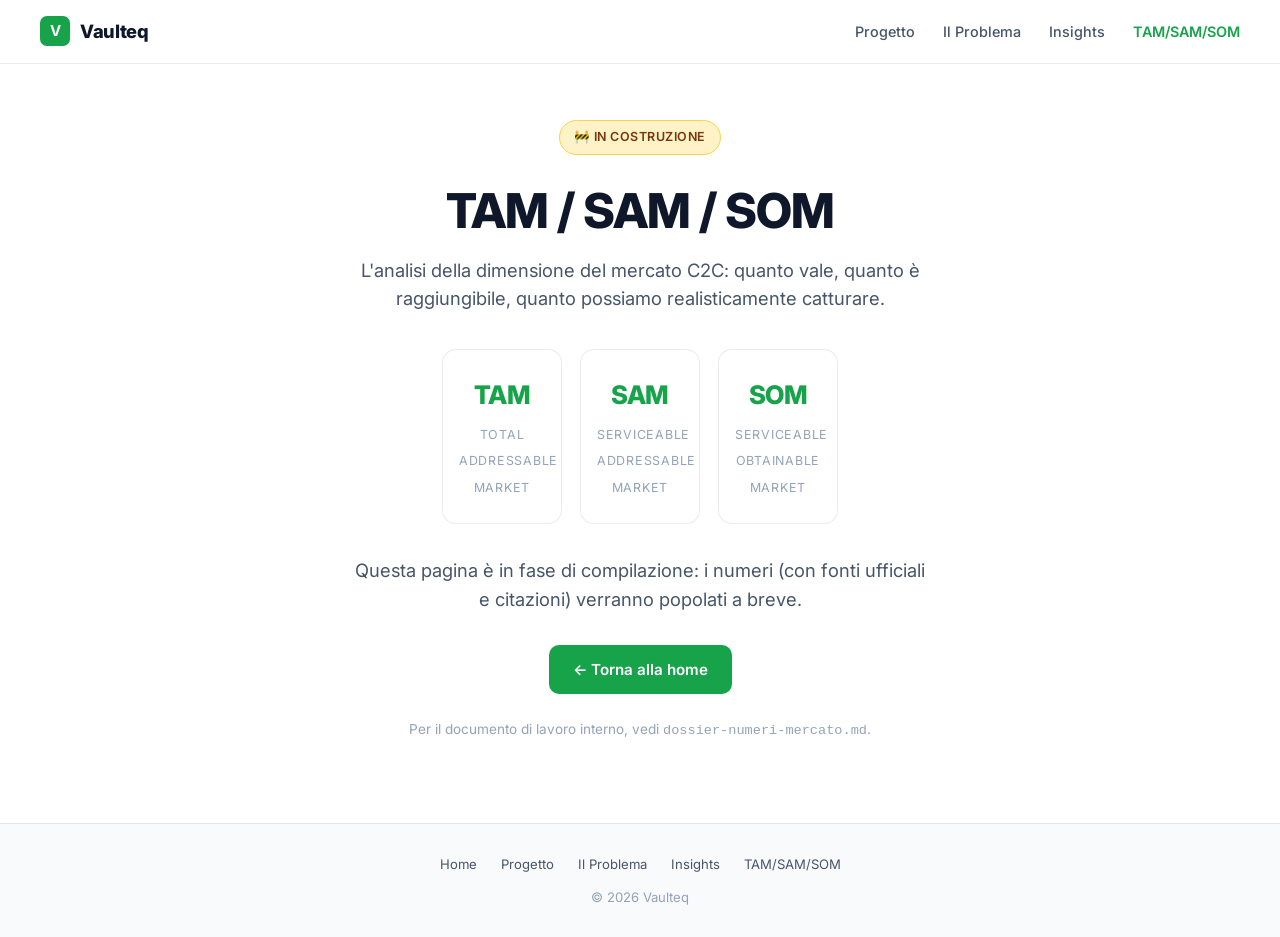
<file: tam-sam-som.html>
<!DOCTYPE html>
<html lang="it">
<head>
<meta charset="UTF-8"/>
<meta name="viewport" content="width=device-width,initial-scale=1.0"/>
<title>Vaulteq — TAM / SAM / SOM</title>
<meta name="description" content="Analisi della dimensione del mercato C2C: Total Addressable Market, Serviceable Addressable Market, Serviceable Obtainable Market."/>
<link rel="preconnect" href="https://fonts.googleapis.com"/>
<link href="https://fonts.googleapis.com/css2?family=Inter:wght@300;400;500;600;700;800;900&display=swap" rel="stylesheet"/>
<style>
*,*::before,*::after{box-sizing:border-box;margin:0;padding:0}

:root{
  --bg:#ffffff;
  --bg2:#f8fafc;
  --green:#16a34a;
  --green-soft:rgba(22,163,74,0.08);
  --text:#0f172a;
  --text2:#475569;
  --text3:#94a3b8;
  --border:rgba(0,0,0,0.08);
}

html{scroll-behavior:smooth;scroll-padding-top:80px}
body{font-family:'Inter',sans-serif;background:var(--bg);color:var(--text);line-height:1.65;-webkit-font-smoothing:antialiased;min-height:100vh;display:flex;flex-direction:column}

/* NAV */
nav{
  position:fixed;top:0;left:0;right:0;z-index:200;
  height:64px;display:flex;align-items:center;justify-content:space-between;
  padding:0 40px;
  background:rgba(255,255,255,0.92);
  backdrop-filter:blur(16px);
  border-bottom:1px solid var(--border);
}
.nav-logo{display:flex;align-items:center;gap:10px;font-weight:800;font-size:1.15rem;letter-spacing:-0.02em;color:var(--text);text-decoration:none}
.nav-logo-icon{width:30px;height:30px;background:var(--green);border-radius:7px;display:flex;align-items:center;justify-content:center;font-size:15px;color:white;font-weight:700}
.nav-links{display:flex;align-items:center;gap:28px}
.nav-links a{color:var(--text2);text-decoration:none;font-size:.9rem;font-weight:500;transition:color .2s}
.nav-links a:hover{color:var(--text)}
.nav-links a.active{color:var(--green);font-weight:600}
@media(max-width:680px){.nav-links{gap:14px}.nav-links a{font-size:.82rem}.nav{padding:0 18px}.nav-logo{font-size:1rem}}

/* CONTENT */
main{
  flex:1;display:flex;flex-direction:column;align-items:center;justify-content:center;
  padding:120px 24px 80px;text-align:center;
}
.placeholder{
  max-width:580px;
}
.badge{
  display:inline-flex;align-items:center;gap:8px;
  background:#fef3c7;border:1px solid #fcd34d;
  color:#78350f;font-size:.78rem;font-weight:600;
  padding:6px 14px;border-radius:999px;margin-bottom:28px;letter-spacing:.04em;text-transform:uppercase;
}
h1{
  font-size:clamp(2rem,5vw,3rem);font-weight:800;letter-spacing:-0.02em;
  line-height:1.15;margin-bottom:18px;
}
.lead{
  font-size:clamp(1rem,2vw,1.15rem);color:var(--text2);
  margin-bottom:32px;line-height:1.55;
}
.three-letters{
  display:flex;justify-content:center;gap:18px;margin:36px 0 32px;flex-wrap:wrap;
}
.letter{
  width:120px;padding:24px 16px;
  background:white;border:1px solid var(--border);border-radius:14px;
  text-align:center;
}
.letter strong{
  display:block;font-size:1.6rem;font-weight:800;color:var(--green);letter-spacing:-0.02em;margin-bottom:4px;
}
.letter span{font-size:.78rem;color:var(--text3);text-transform:uppercase;letter-spacing:.06em}
.btn{
  display:inline-flex;align-items:center;gap:8px;
  background:var(--green);color:white;font-weight:600;font-size:.95rem;
  padding:12px 24px;border-radius:10px;text-decoration:none;
  transition:all .2s;
}
.btn:hover{transform:translateY(-2px);box-shadow:0 6px 18px rgba(22,163,74,0.25)}
.note{font-size:.85rem;color:var(--text3);margin-top:24px}

footer{
  text-align:center;padding:30px 24px;background:var(--bg2);border-top:1px solid var(--border);
  font-size:.82rem;color:var(--text3);
}
footer a{color:var(--text2);text-decoration:none;margin:0 10px}
footer a:hover{color:var(--green)}
</style>
</head>
<body>

<nav>
  <a href="index.html" class="nav-logo">
    <div class="nav-logo-icon">V</div>
    Vaulteq
  </a>
  <div class="nav-links">
    <a href="progetto.html">Progetto</a>
    <a href="problema.html">Il Problema</a>
    <a href="insights.html">Insights</a>
    <a href="tam-sam-som.html" class="active">TAM/SAM/SOM</a>
  </div>
</nav>

<main>
  <div class="placeholder">
    <div class="badge">🚧 In costruzione</div>
    <h1>TAM / SAM / SOM</h1>
    <p class="lead">L'analisi della dimensione del mercato C2C: quanto vale, quanto è raggiungibile, quanto possiamo realisticamente catturare.</p>

    <div class="three-letters">
      <div class="letter">
        <strong>TAM</strong>
        <span>Total Addressable Market</span>
      </div>
      <div class="letter">
        <strong>SAM</strong>
        <span>Serviceable Addressable Market</span>
      </div>
      <div class="letter">
        <strong>SOM</strong>
        <span>Serviceable Obtainable Market</span>
      </div>
    </div>

    <p class="lead">Questa pagina è in fase di compilazione: i numeri (con fonti ufficiali e citazioni) verranno popolati a breve.</p>

    <a href="index.html" class="btn">← Torna alla home</a>
    <p class="note">Per il documento di lavoro interno, vedi <code>dossier-numeri-mercato.md</code>.</p>
  </div>
</main>

<footer>
  <a href="index.html">Home</a>
  <a href="progetto.html">Progetto</a>
  <a href="problema.html">Il Problema</a>
  <a href="insights.html">Insights</a>
  <a href="tam-sam-som.html">TAM/SAM/SOM</a>
  <div style="margin-top:12px">© 2026 Vaulteq</div>
</footer>

</body>
</html>
</file>
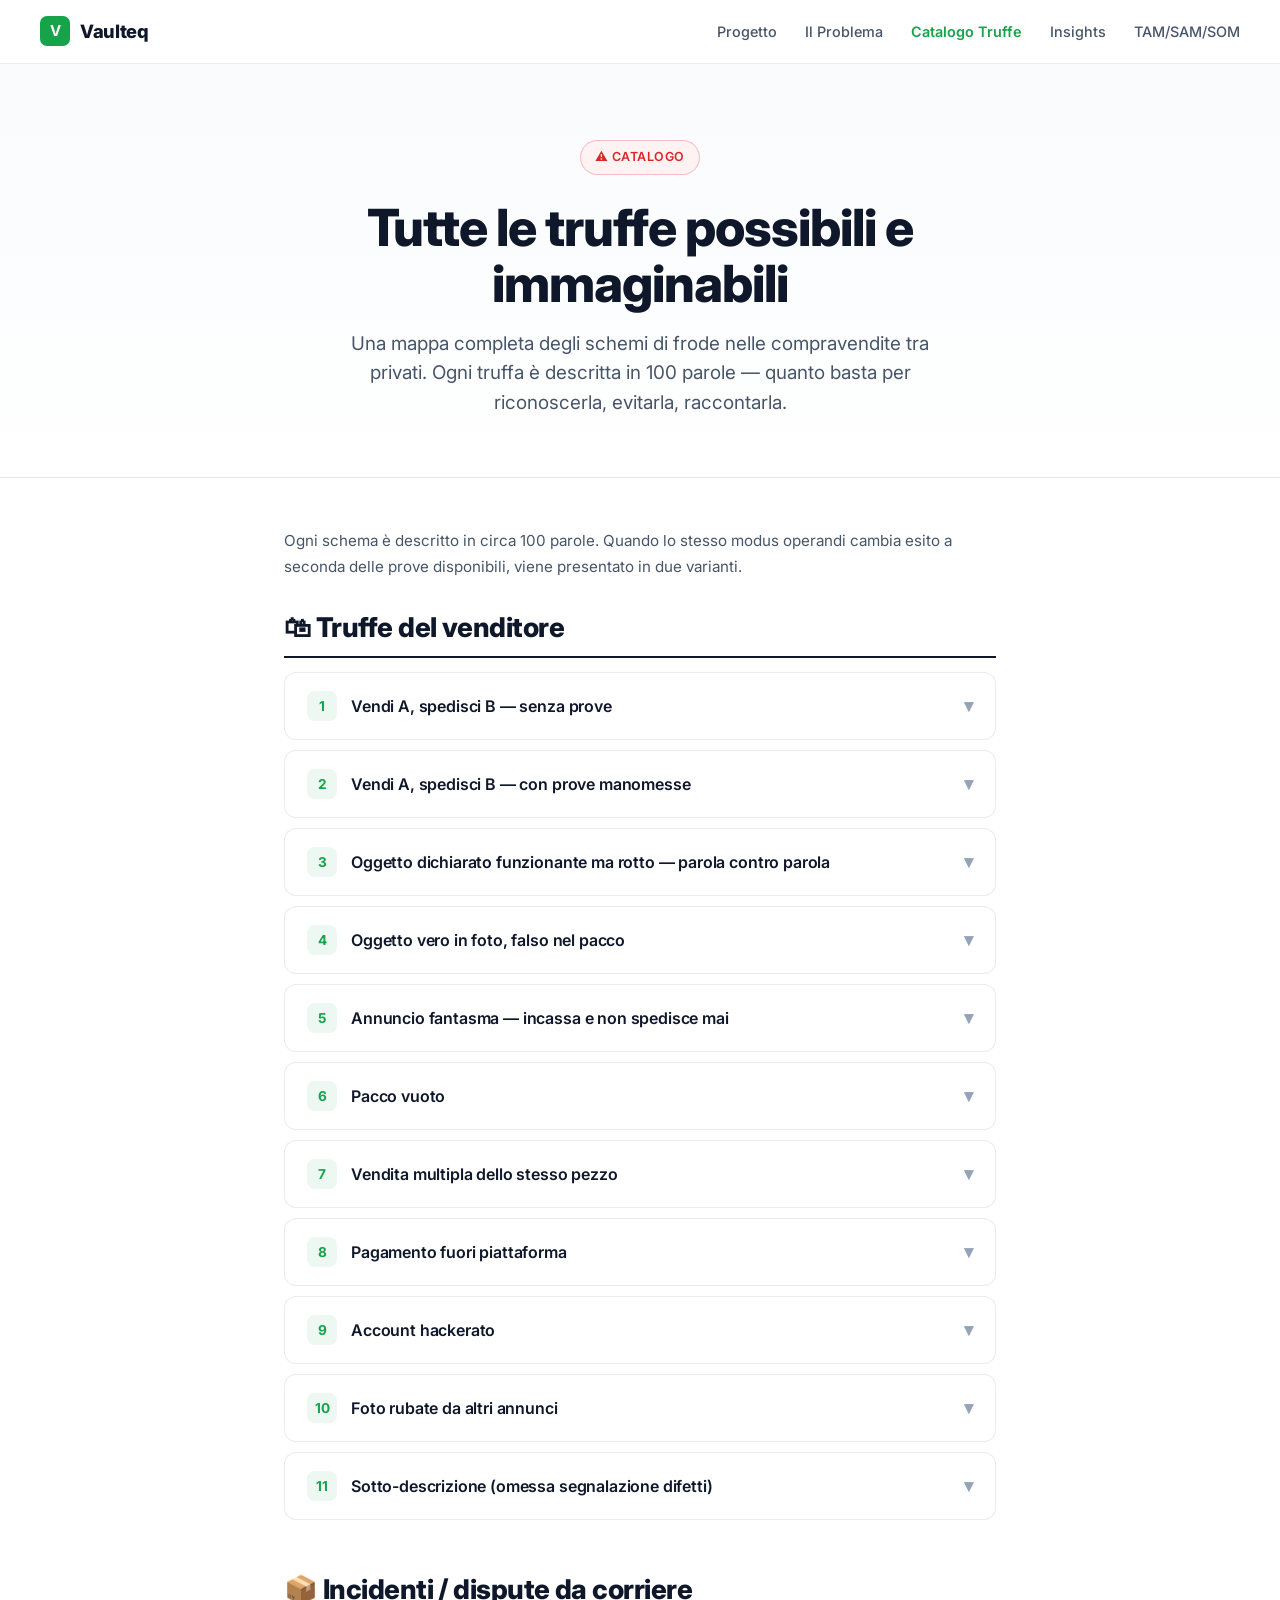
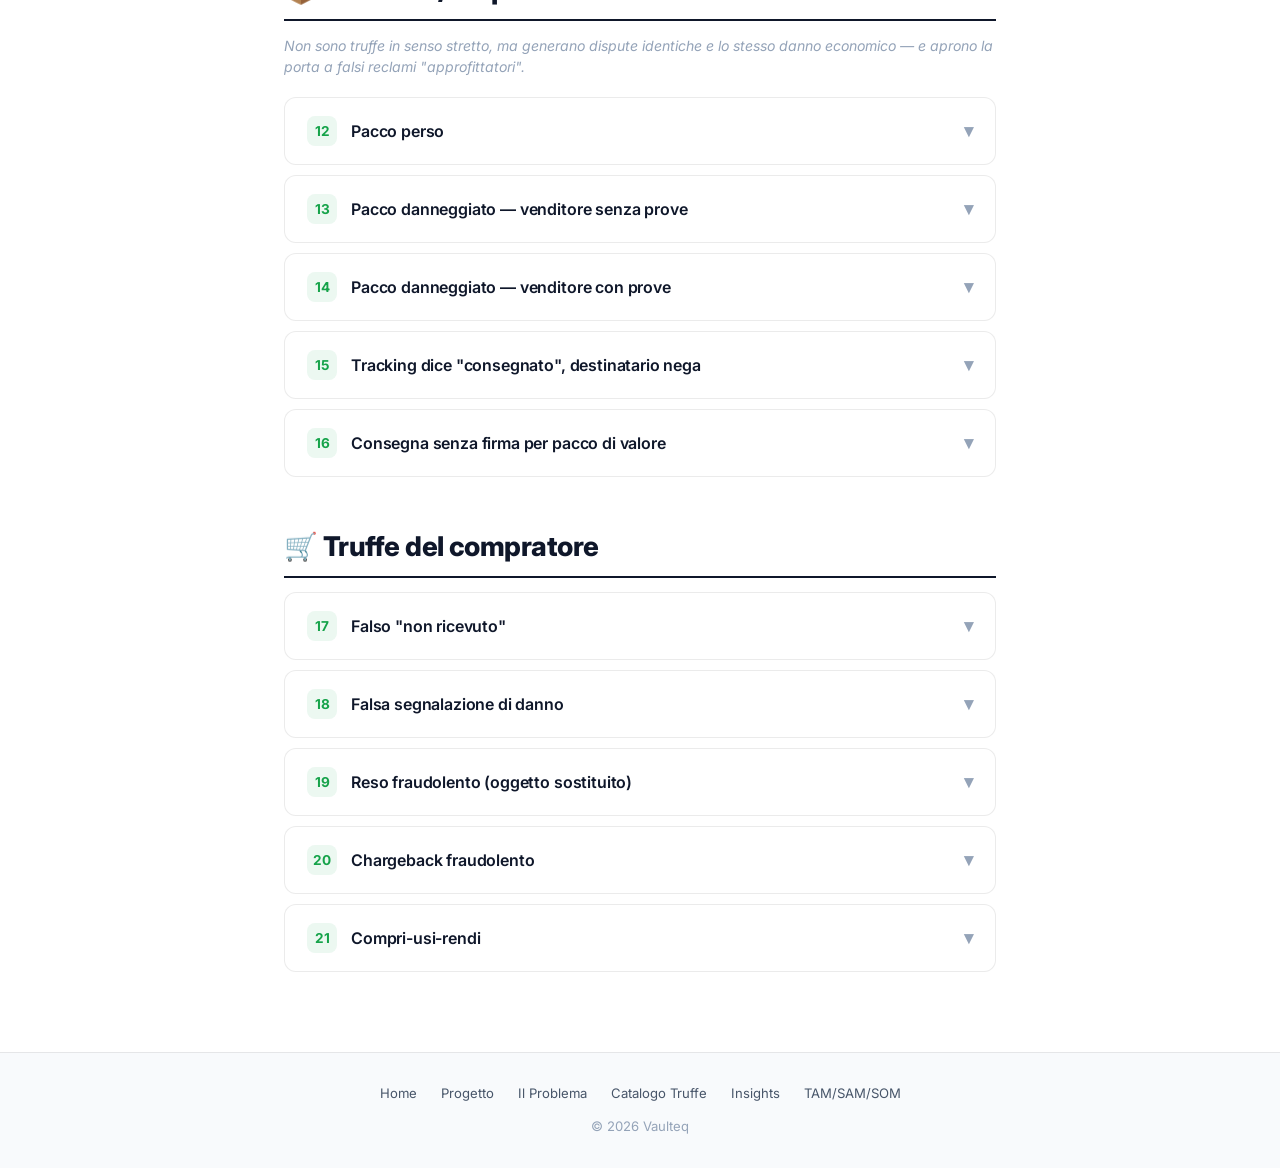
<file: vaulteq-catalogo-truffe.html>
<!DOCTYPE html>
<html lang="it">
<head>
<meta charset="UTF-8"/>
<meta name="viewport" content="width=device-width,initial-scale=1.0"/>
<title>Vaulteq — Catalogo Truffe</title>
<meta name="description" content="Catalogo completo delle truffe nelle compravendite tra privati: schemi, tecniche, modus operandi. Una mappa di tutto ciò che può andare storto."/>
<link rel="preconnect" href="https://fonts.googleapis.com"/>
<link href="https://fonts.googleapis.com/css2?family=Inter:wght@300;400;500;600;700;800;900&display=swap" rel="stylesheet"/>
<style>
*,*::before,*::after{box-sizing:border-box;margin:0;padding:0}

:root{
  --bg:#ffffff;
  --bg2:#f8fafc;
  --green:#16a34a;
  --green-soft:rgba(22,163,74,0.08);
  --red:#dc2626;
  --red-bg:#fef2f2;
  --text:#0f172a;
  --text2:#475569;
  --text3:#94a3b8;
  --border:rgba(0,0,0,0.08);
  --radius:12px;
}

html{scroll-behavior:smooth;scroll-padding-top:80px}
body{font-family:'Inter',sans-serif;background:var(--bg);color:var(--text);line-height:1.65;-webkit-font-smoothing:antialiased;min-height:100vh;display:flex;flex-direction:column}

/* ── NAV ── */
nav{
  position:fixed;top:0;left:0;right:0;z-index:200;
  height:64px;display:flex;align-items:center;justify-content:space-between;
  padding:0 40px;
  background:rgba(255,255,255,0.92);
  backdrop-filter:blur(16px);
  border-bottom:1px solid var(--border);
}
.nav-logo{display:flex;align-items:center;gap:10px;font-weight:800;font-size:1.15rem;letter-spacing:-0.02em;color:var(--text);text-decoration:none}
.nav-logo-icon{width:30px;height:30px;background:var(--green);border-radius:7px;display:flex;align-items:center;justify-content:center;font-size:15px;color:white;font-weight:700}
.nav-links{display:flex;align-items:center;gap:28px}
.nav-links a{color:var(--text2);text-decoration:none;font-size:.9rem;font-weight:500;transition:color .2s}
.nav-links a:hover{color:var(--text)}
.nav-links a.active{color:var(--green);font-weight:600}
@media(max-width:680px){.nav-links{gap:14px}.nav-links a{font-size:.82rem}.nav{padding:0 18px}.nav-logo{font-size:1rem}}

/* ── CONTAINER ── */
.wrap{max-width:760px;margin:0 auto;padding:0 24px}

/* ── HERO ── */
.hero{
  padding:140px 24px 60px;text-align:center;
  background:linear-gradient(180deg,#f8fafc 0%,white 100%);
  border-bottom:1px solid var(--border);
}
.hero-badge{
  display:inline-flex;align-items:center;gap:8px;
  background:var(--red-bg);border:1px solid rgba(220,38,38,0.25);
  color:var(--red);font-size:.78rem;font-weight:600;
  padding:6px 14px;border-radius:999px;margin-bottom:24px;letter-spacing:.04em;text-transform:uppercase;
}
.hero h1{
  font-size:clamp(2rem,5vw,3.2rem);font-weight:800;letter-spacing:-0.02em;
  line-height:1.1;margin-bottom:18px;
}
.hero p.lead{
  font-size:clamp(1rem,2vw,1.18rem);color:var(--text2);
  max-width:580px;margin:0 auto;font-weight:400;line-height:1.55;
}

/* ── ARTICLE ── */
article{flex:1;padding:50px 0 80px}

.section-intro{
  color:var(--text2);font-size:.95rem;line-height:1.7;
  margin-bottom:32px;
}

/* ── ACCORDION ── */
.truffe-accordion{display:flex;flex-direction:column;gap:10px}

details.truffa{
  background:white;border:1px solid var(--border);
  border-radius:var(--radius);overflow:hidden;
  transition:all .2s;
}
details.truffa[open]{border-color:#cbd5e1;box-shadow:0 2px 12px rgba(0,0,0,0.04)}

details.truffa summary{
  list-style:none;cursor:pointer;
  padding:18px 22px;
  display:flex;align-items:center;justify-content:space-between;gap:14px;
  font-weight:600;font-size:1rem;
  user-select:none;
}
details.truffa summary::-webkit-details-marker{display:none}
details.truffa summary:hover{background:var(--bg2)}
details.truffa[open] summary{border-bottom:1px solid var(--border);background:#fafbfc}

.truffa-num{
  flex-shrink:0;
  width:30px;height:30px;border-radius:8px;
  background:var(--green-soft);color:var(--green);
  display:flex;align-items:center;justify-content:center;
  font-size:.85rem;font-weight:700;
}

.truffa-title{flex:1;color:var(--text);letter-spacing:-0.01em}

.accordion-arrow{
  flex-shrink:0;
  color:var(--text3);font-size:18px;
  transition:transform .2s,color .2s;
}
details.truffa[open] .accordion-arrow{transform:rotate(180deg);color:var(--green)}

.truffa-body{
  padding:18px 22px 22px;
  color:var(--text2);font-size:.95rem;line-height:1.7;
}

/* ── SECTION HEADERS ── */
.section-title{
  font-size:clamp(1.35rem,3vw,1.7rem);font-weight:800;letter-spacing:-0.02em;
  margin:54px 0 14px;line-height:1.2;
  padding-bottom:12px;border-bottom:2px solid var(--text);
}
.section-title:first-of-type{margin-top:0}
.section-note{
  color:var(--text3);font-size:.88rem;font-style:italic;
  margin-bottom:20px;line-height:1.5;
}
.section-empty{
  background:var(--bg2);border:1px dashed var(--border);
  border-radius:var(--radius);
  padding:22px;text-align:center;
  color:var(--text3);font-size:.9rem;
}

/* ── FOOTER ── */
footer{
  text-align:center;padding:30px 24px;background:var(--bg2);border-top:1px solid var(--border);
  font-size:.82rem;color:var(--text3);
}
footer a{color:var(--text2);text-decoration:none;margin:0 10px}
footer a:hover{color:var(--green)}
</style>
</head>
<body>

<nav>
  <a href="index.html" class="nav-logo">
    <div class="nav-logo-icon">V</div>
    Vaulteq
  </a>
  <div class="nav-links">
    <a href="vaulteq-progetto.html">Progetto</a>
    <a href="vaulteq-problema.html">Il Problema</a>
    <a href="vaulteq-catalogo-truffe.html" class="active">Catalogo Truffe</a>
    <a href="vaulteq-insights.html">Insights</a>
    <a href="vaulteq-tam-sam-som.html">TAM/SAM/SOM</a>
  </div>
</nav>

<section class="hero">
  <div class="wrap">
    <div class="hero-badge">⚠️ Catalogo</div>
    <h1>Tutte le truffe possibili e immaginabili</h1>
    <p class="lead">Una mappa completa degli schemi di frode nelle compravendite tra privati. Ogni truffa è descritta in 100 parole — quanto basta per riconoscerla, evitarla, raccontarla.</p>
  </div>
</section>

<article>
  <div class="wrap">
    <p class="section-intro">Ogni schema è descritto in circa 100 parole. Quando lo stesso modus operandi cambia esito a seconda delle prove disponibili, viene presentato in due varianti.</p>

    <h2 class="section-title">🛍 Truffe del venditore</h2>

    <div class="truffe-accordion">

      <details class="truffa">
        <summary>
          <div class="truffa-num">1</div>
          <div class="truffa-title">Vendi A, spedisci B — senza prove</div>
          <span class="accordion-arrow">▾</span>
        </summary>
        <div class="truffa-body">
          Il venditore mette in vendita un oggetto reale, con foto autentiche del prodotto, ma nel pacco infila qualcosa di completamente diverso — più economico, difettoso, o addirittura un mattone. Il compratore apre, scopre la sostituzione e apre una disputa. Nessuno dei due ha video del momento dell'imballaggio o dell'apertura. È parola contro parola: il venditore giura di aver spedito il prodotto giusto, il compratore giura il contrario. La piattaforma decide sulla base della credibilità apparente, e spesso il truffatore esperto vince. Senza prove oggettive del contenuto reale, la disputa non ha soluzione equa: chi mente meglio prevale.
        </div>
      </details>

      <details class="truffa">
        <summary>
          <div class="truffa-num">2</div>
          <div class="truffa-title">Vendi A, spedisci B — con prove manomesse</div>
          <span class="accordion-arrow">▾</span>
        </summary>
        <div class="truffa-body">
          Il venditore registra accuratamente il video dell'imballaggio mostrando l'oggetto reale, sigilla il pacco davanti alla telecamera, scatta foto. Sembra un venditore onesto e tutelato. In realtà, terminata la registrazione, riapre il pacco, sostituisce il contenuto con un oggetto diverso o falso, lo rispedisce. Il compratore riceve la merce sbagliata e apre disputa. Il venditore presenta il video come prova: il giudice vede un imballaggio impeccabile e tende a credergli. È la truffa più sofisticata e difficile da smascherare: usa le prove stesse contro la vittima. Spesso il venditore vince anche quando dice il falso.
        </div>
      </details>

      <details class="truffa">
        <summary>
          <div class="truffa-num">3</div>
          <div class="truffa-title">Oggetto dichiarato funzionante ma rotto — parola contro parola</div>
          <span class="accordion-arrow">▾</span>
        </summary>
        <div class="truffa-body">
          Il venditore offre un oggetto tecnologico (smartphone, console, elettrodomestico) dichiarandolo funzionante. Per rafforzare la trattativa allega una foto del prodotto acceso — magari ripresa da internet, oppure dell'ultimo momento in cui ha funzionato davvero. Il compratore riceve, prova ad accenderlo, scopre che è guasto. Apre disputa. Entrambi hanno qualcosa in mano: il venditore la foto "funzionante", il compratore il video del prodotto morto. È parola contro parola con prove contraddittorie. La piattaforma non sa quale credere — la foto poteva essere autentica al momento dello scatto, e il prodotto guastarsi in transito. Risultato: dispute lunghe, indecidibili, vince chi insiste di più.
        </div>
      </details>

      <details class="truffa">
        <summary>
          <div class="truffa-num">4</div>
          <div class="truffa-title">Oggetto vero in foto, falso nel pacco</div>
          <span class="accordion-arrow">▾</span>
        </summary>
        <div class="truffa-body">
          Il venditore mostra in foto un oggetto autentico (sneaker griffate, borsa di lusso, console originale) — che possiede davvero, o solo come immagine. Eventualmente registra anche il video dell'imballaggio del prodotto vero. Poi, prima di chiudere il pacco o subito dopo, sostituisce il contenuto con una copia contraffatta. Il compratore riceve il fake e apre disputa allegando foto del prodotto contraffatto. Il venditore presenta foto del prodotto autentico. Senza testimoni dell'effettivo contenuto spedito, è parola contro parola. La piattaforma decide secondo la propria policy: alcune assistenze tutelano il compratore, altre il venditore esperto con storico positivo. L'esito è imprevedibile.
        </div>
      </details>

      <details class="truffa">
        <summary>
          <div class="truffa-num">5</div>
          <div class="truffa-title">Annuncio fantasma — incassa e non spedisce mai</div>
          <span class="accordion-arrow">▾</span>
        </summary>
        <div class="truffa-body">
          Il venditore mette in vendita un oggetto a prezzo allettante, attira compratori, incassa il pagamento. Poi non spedisce mai. Il compratore aspetta giorni, manda messaggi, non riceve risposte. Apre disputa, ma l'account del venditore è già scomparso o disattivato. Il numero di tracking non viene mai inserito, oppure è falso. La piattaforma rimborsa quasi sempre il compratore — ma se il venditore ha già prelevato i fondi su una carta esterna, il marketplace ci rimette di tasca propria. Account spesso usa-e-getta, creati con email temporanee, identità rubate o documenti falsi: impossibile risalire al truffatore reale.
        </div>
      </details>

      <details class="truffa">
        <summary>
          <div class="truffa-num">6</div>
          <div class="truffa-title">Pacco vuoto</div>
          <span class="accordion-arrow">▾</span>
        </summary>
        <div class="truffa-body">
          Il venditore impacchetta una scatola vuota — oppure con dentro carta straccia, un mattone, qualcosa che dia peso simbolico. La spedisce con tracking regolare. Il compratore riceve il pacco, lo apre, scopre che dentro non c'è nulla (o c'è spazzatura). Apre disputa allegando foto e video del pacco aperto. Il venditore presenta la prova di spedizione: "io ho spedito, è arrivato, non è colpa mia se ora dice che era vuoto". Diventa parola contro parola. La piattaforma potrebbe controllare il peso del pacco al ritiro e alla consegna, ma raramente lo fa. Spesso vince il truffatore.
        </div>
      </details>

      <details class="truffa">
        <summary>
          <div class="truffa-num">7</div>
          <div class="truffa-title">Vendita multipla dello stesso pezzo</div>
          <span class="accordion-arrow">▾</span>
        </summary>
        <div class="truffa-body">
          Il venditore pubblica un singolo oggetto raro o desiderato — una console, una sneaker limited edition, un iPhone — e accetta in parallelo 3, 4, anche 10 acquisti. Incassa tutti i pagamenti. Spedisce solo al primo (o a nessuno), poi sparisce con i soldi degli altri. I compratori restano senza prodotto e senza fondi. La piattaforma rimborsa, ma il danno reputazionale è grosso. Funziona perché molti marketplace non bloccano l'oggetto fino a spedizione confermata. Schema diffuso su pezzi rari dove la corsa all'acquisto è veloce e i compratori non controllano se l'inserzione è ancora attiva.
        </div>
      </details>

      <details class="truffa">
        <summary>
          <div class="truffa-num">8</div>
          <div class="truffa-title">Pagamento fuori piattaforma</div>
          <span class="accordion-arrow">▾</span>
        </summary>
        <div class="truffa-body">
          Il venditore inizia la trattativa sul marketplace, poi propone di chiudere la transazione "a parte" — via PayPal Friends&Family, bonifico, ricarica, "amici": metodi che saltano le tutele del marketplace e non offrono protezione al compratore. Spesso giustifica con "così risparmiamo le commissioni". Il compratore paga, il venditore sparisce. Senza la transazione registrata sulla piattaforma, il marketplace non può intervenire né rimborsare: la disputa è fuori dalla loro giurisdizione. Resta solo la denuncia alle autorità, raramente efficace per piccole somme. Schema preferito dai truffatori perché elimina ogni filtro e protezione preesistente.
        </div>
      </details>

      <details class="truffa">
        <summary>
          <div class="truffa-num">9</div>
          <div class="truffa-title">Account hackerato</div>
          <span class="accordion-arrow">▾</span>
        </summary>
        <div class="truffa-body">
          Un hacker ruba le credenziali di un account legittimo — magari di un venditore con buone recensioni e storico positivo. Pubblica annunci falsi, incassa pagamenti, scompare. Il proprietario reale dell'account non sa nulla finché non riceve segnalazioni dai compratori arrabbiati. Le vittime sono due: il compratore truffato, e il venditore originale che si ritrova reputazione distrutta, account sospeso, dispute legali a suo nome. La piattaforma deve indagare: se conferma l'hackeraggio rimborsa i compratori, ma il proprietario originale paga il prezzo psicologico e operativo dell'incidente, perdendo mesi di lavoro per ripulire il proprio profilo.
        </div>
      </details>

      <details class="truffa">
        <summary>
          <div class="truffa-num">10</div>
          <div class="truffa-title">Foto rubate da altri annunci</div>
          <span class="accordion-arrow">▾</span>
        </summary>
        <div class="truffa-body">
          Il venditore copia foto da annunci reali pubblicati altrove — Subito, eBay, Vinted, anche siti stranieri — e crea un nuovo annuncio sulla piattaforma a prezzo aggressivo. L'oggetto non esiste fisicamente, è solo un'esca. Il compratore vede affari incredibili e si fionda all'acquisto. Paga, ma il venditore non spedisce mai (vedi schema "annuncio fantasma"), oppure spedisce un pacco vuoto. La piattaforma può fare reverse image search per scoprire foto duplicate, ma di rado lo fa preventivamente. La detection avviene solo dopo le segnalazioni delle vittime, quando ormai i fondi sono stati prelevati e l'account è sparito.
        </div>
      </details>

      <details class="truffa">
        <summary>
          <div class="truffa-num">11</div>
          <div class="truffa-title">Sotto-descrizione (omessa segnalazione difetti)</div>
          <span class="accordion-arrow">▾</span>
        </summary>
        <div class="truffa-body">
          Il venditore pubblica un oggetto reale, foto strategiche, descrizione minimalista. Omette difetti rilevanti: graffi profondi, parti mancanti, malfunzionamenti intermittenti, riparazioni precedenti, batteria al 30%. Le foto sono accuratamente scelte per nascondere i problemi (angolazioni, illuminazione, post-produzione). Il compratore riceve, scopre i difetti, apre reclamo. Il venditore replica: "le foto erano queste, l'oggetto è quello, hai accettato". Tecnicamente non è una truffa esplicita — è truffa per omissione. La piattaforma fatica a decidere: dipende da quanto il difetto è "rilevante". Spesso il compratore resta con un oggetto che non avrebbe mai comprato se l'avesse visto integralmente.
        </div>
      </details>

    </div>

    <h2 class="section-title">📦 Incidenti / dispute da corriere</h2>
    <p class="section-note">Non sono truffe in senso stretto, ma generano dispute identiche e lo stesso danno economico — e aprono la porta a falsi reclami "approfittatori".</p>

    <div class="truffe-accordion">

      <details class="truffa">
        <summary>
          <div class="truffa-num">12</div>
          <div class="truffa-title">Pacco perso</div>
          <span class="accordion-arrow">▾</span>
        </summary>
        <div class="truffa-body">
          Il pacco non arriva mai a destinazione: smarrito dal corriere, rubato in magazzino, consegnato all'indirizzo sbagliato. Il venditore aveva foto e video dell'imballaggio, dimostra di aver spedito davvero. Il compratore non ha ricevuto nulla. Nessuno dei due è responsabile, eppure entrambi reclamano. La piattaforma deve decidere: lasciare il compratore senza soldi e senza prodotto, o lasciare il venditore senza soldi dopo aver spedito. Per non perdere clienti, di solito rimborsa entrambi di tasca propria. Tecnicamente non è una truffa, ma genera lo stesso danno economico — e apre la porta a falsi smarrimenti dichiarati dal compratore.
        </div>
      </details>

      <details class="truffa">
        <summary>
          <div class="truffa-num">13</div>
          <div class="truffa-title">Pacco danneggiato — venditore senza prove</div>
          <span class="accordion-arrow">▾</span>
        </summary>
        <div class="truffa-body">
          Il pacco subisce danni in transito: cade, viene schiacciato, arriva ammaccato. Il compratore apre, fotografa il danno, segnala. Il venditore non ha registrato nulla all'imballaggio: non può dimostrare che il prodotto fosse integro alla partenza. Nasce il sospetto: l'oggetto era già danneggiato e il venditore l'ha taciuto? Era integro e il corriere l'ha rovinato? Senza prove iniziali è impossibile saperlo. La piattaforma, per non perdere fiducia, di solito rimborsa entrambi di tasca propria, ma il venditore resta segnato come "potenzialmente disonesto" anche se è incolpevole. La mancanza di prove penalizza chi ha agito in buona fede.
        </div>
      </details>

      <details class="truffa">
        <summary>
          <div class="truffa-num">14</div>
          <div class="truffa-title">Pacco danneggiato — venditore con prove</div>
          <span class="accordion-arrow">▾</span>
        </summary>
        <div class="truffa-body">
          Il pacco arriva danneggiato. Il venditore ha registrato il video dell'imballaggio, fotografato il prodotto integro, documentato la consegna al corriere. È evidente che il danno è avvenuto durante il trasporto. Il compratore allega foto del danno. Hanno ragione entrambi: la merce è arrivata rotta, ma il venditore non ne è responsabile. La colpa è del corriere, che dovrebbe rimborsare via assicurazione — ma in pratica i corrieri scaricano la pratica con tempi lunghi e rimborsi incerti. La piattaforma, per non perdere clienti, anticipa di tasca propria. Il danno economico c'è, anche senza alcun truffatore.
        </div>
      </details>

      <details class="truffa">
        <summary>
          <div class="truffa-num">15</div>
          <div class="truffa-title">Tracking dice "consegnato", destinatario nega</div>
          <span class="accordion-arrow">▾</span>
        </summary>
        <div class="truffa-body">
          Il pacco viene marcato dal corriere come "consegnato": lasciato al vicino, alla portineria, davanti alla porta, in cassetta. Il sistema chiude la pratica. Ma il destinatario reale non ha mai trovato il pacco — è stato rubato dal vicino, smarrito, oppure davvero mai arrivato. Senza firma elettronica del destinatario è impossibile dimostrare la consegna effettiva. Il compratore reclama, il venditore mostra il tracking, il corriere dichiara missione compiuta. La piattaforma deve scegliere: rimborsare il compratore (e perdere soldi) o credere al tracking (e perdere il cliente). Spesso vince il rimborso, anche quando il pacco era davvero consegnato.
        </div>
      </details>

      <details class="truffa">
        <summary>
          <div class="truffa-num">16</div>
          <div class="truffa-title">Consegna senza firma per pacco di valore</div>
          <span class="accordion-arrow">▾</span>
        </summary>
        <div class="truffa-body">
          Il corriere consegna un pacco da centinaia di euro lasciandolo davanti alla porta, in cassetta, o sopra al cancello. Nessuna firma, nessuna prova fotografica. Il pacco viene rubato — da un vicino, da un passante, da un ladro che monitora le consegne nei quartieri. Il compratore non ha mai visto il prodotto, ma il sistema lo registra come consegnato. Il corriere si difende: "abbiamo seguito le procedure standard". La sua assicurazione raramente copre questo caso. La piattaforma rimborsa di tasca propria per non perdere clienti. Schema sempre più frequente con la crescita degli acquisti online ad alto valore unitario.
        </div>
      </details>

    </div>

    <h2 class="section-title">🛒 Truffe del compratore</h2>

    <div class="truffe-accordion">

      <details class="truffa">
        <summary>
          <div class="truffa-num">17</div>
          <div class="truffa-title">Falso "non ricevuto"</div>
          <span class="accordion-arrow">▾</span>
        </summary>
        <div class="truffa-body">
          Il compratore riceve regolarmente il pacco — magari firmando, magari ritirandolo al punto vendita, magari trovandolo sotto casa. Poi dichiara alla piattaforma di non averlo mai ricevuto e chiede rimborso. Tiene oggetto + soldi. Il venditore può solo presentare il tracking che dice "consegnato", ma il compratore replica: "non l'ho ricevuto, il corriere mente". Senza firma elettronica del destinatario o GPS della consegna, è parola contro parola con il sistema di tracking. La piattaforma tendenzialmente tutela il compratore (più consumer-friendly), e il venditore perde sia l'oggetto che il pagamento.
        </div>
      </details>

      <details class="truffa">
        <summary>
          <div class="truffa-num">18</div>
          <div class="truffa-title">Falsa segnalazione di danno</div>
          <span class="accordion-arrow">▾</span>
        </summary>
        <div class="truffa-body">
          Il compratore riceve l'oggetto integro e funzionante. Poi lo "danneggia" volontariamente — oppure dichiara danni inesistenti — e fotografa il presunto difetto. Apre reclamo, chiede rimborso parziale o totale. La piattaforma chiede prove: il compratore manda foto sgranate, angolazioni furbe, descrizioni vaghe. Il venditore non ha modo di dimostrare che alla partenza l'oggetto era integro (a meno di video dell'imballaggio). Spesso la piattaforma concede un rimborso parziale "di buona fede" per chiudere la pratica. Risultato: il compratore tiene oggetto + soldi, il venditore paga senza colpa. Schema frequente su elettronica e abbigliamento di lusso.
        </div>
      </details>

      <details class="truffa">
        <summary>
          <div class="truffa-num">19</div>
          <div class="truffa-title">Reso fraudolento (oggetto sostituito)</div>
          <span class="accordion-arrow">▾</span>
        </summary>
        <div class="truffa-body">
          Il compratore acquista un oggetto, lo riceve, apre disputa "non corrisponde all'annuncio" e chiede di rispedire indietro per il rimborso. Quando il venditore riceve il "reso", apre il pacco e trova qualcosa di diverso: scatola con pesi, oggetto contraffatto, prodotto rotto, accessori mancanti. Il vero oggetto è rimasto al compratore. La piattaforma ha già rimborsato sulla base del tracking del reso. Il venditore deve dimostrare che il contenuto del pacco rispedito è diverso da quello inviato — molto difficile senza video dell'apertura. Truffa tipica su sneakers, smartphone, capi di lusso: oggetti dove la sostituzione è plausibile.
        </div>
      </details>

      <details class="truffa">
        <summary>
          <div class="truffa-num">20</div>
          <div class="truffa-title">Chargeback fraudolento</div>
          <span class="accordion-arrow">▾</span>
        </summary>
        <div class="truffa-body">
          Il compratore riceve regolarmente il prodotto, lo usa, lo tiene. Poi contatta la propria banca o PayPal e dichiara la transazione "non autorizzata" o "merce non ricevuta", facendola contestare formalmente. La banca avvia un chargeback: rimborsa il cliente forzando il marketplace a restituire i soldi. Il venditore perde l'oggetto, perde il pagamento, e a volte paga anche commissioni per il chargeback. Le tutele interne del marketplace vengono scavalcate dal sistema bancario, che tende a credere al consumatore. Recuperare i fondi è quasi impossibile: lo schema sfrutta la lentezza dei marketplace nel rispondere alle dispute bancarie.
        </div>
      </details>

      <details class="truffa">
        <summary>
          <div class="truffa-num">21</div>
          <div class="truffa-title">Compri-usi-rendi</div>
          <span class="accordion-arrow">▾</span>
        </summary>
        <div class="truffa-body">
          Il compratore acquista un oggetto con un'intenzione precisa: usarlo una sola volta. Un vestito elegante per un matrimonio, una macchina fotografica per un viaggio, un attrezzo per un lavoro fai-da-te. Lo riceve, lo usa, poi apre reclamo "non come descritto" o "difettoso", chiede di restituirlo. Il venditore riceve indietro un oggetto usato, con segni d'uso, profumi, pieghe. Tecnicamente è "reso", ma di fatto il compratore ha sfruttato il bene gratis. Schema frequente su abbigliamento di marca, gadget tecnologici, attrezzature professionali. Il venditore deve poi rivendere usato a prezzo inferiore, perdendo soldi.
        </div>
      </details>

    </div>
  </div>
</article>

<footer>
  <a href="index.html">Home</a>
  <a href="vaulteq-progetto.html">Progetto</a>
  <a href="vaulteq-problema.html">Il Problema</a>
  <a href="vaulteq-catalogo-truffe.html">Catalogo Truffe</a>
  <a href="vaulteq-insights.html">Insights</a>
  <a href="vaulteq-tam-sam-som.html">TAM/SAM/SOM</a>
  <div style="margin-top:12px">© 2026 Vaulteq</div>
</footer>

</body>
</html>
</file>
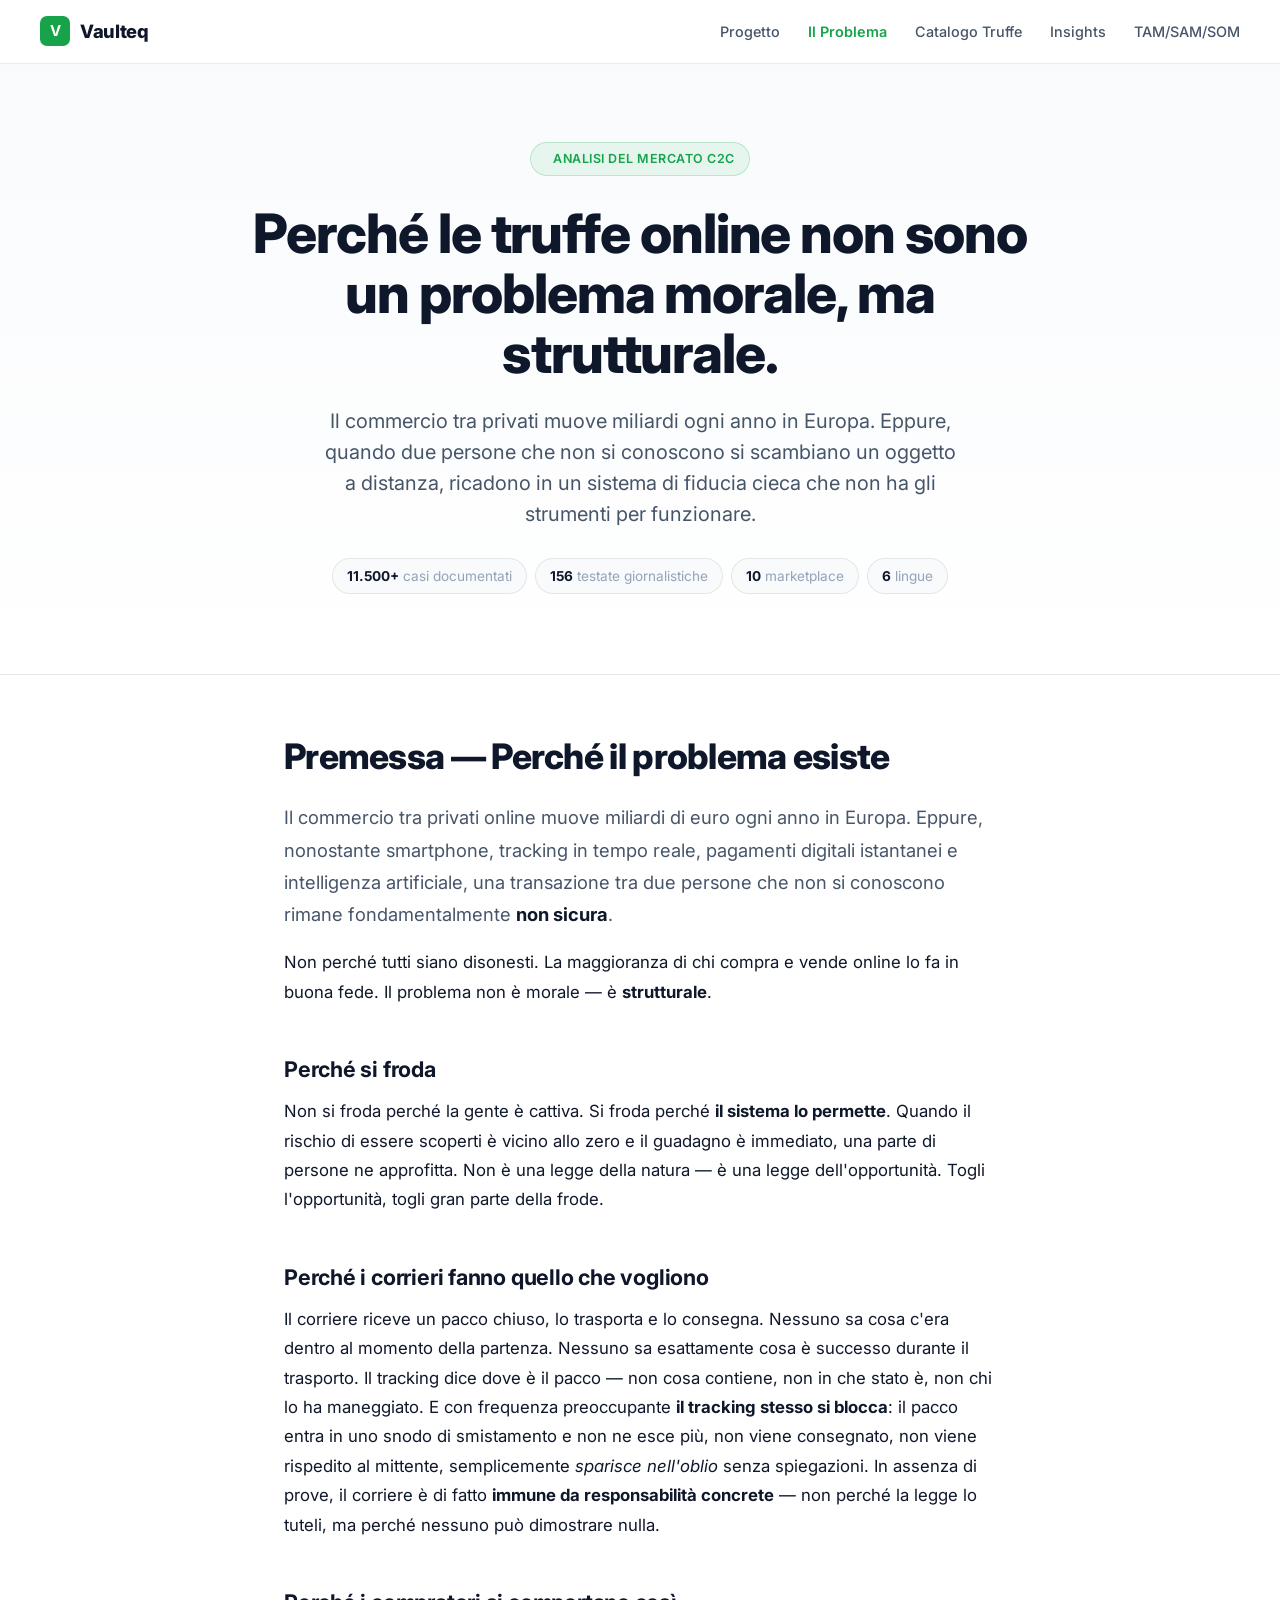
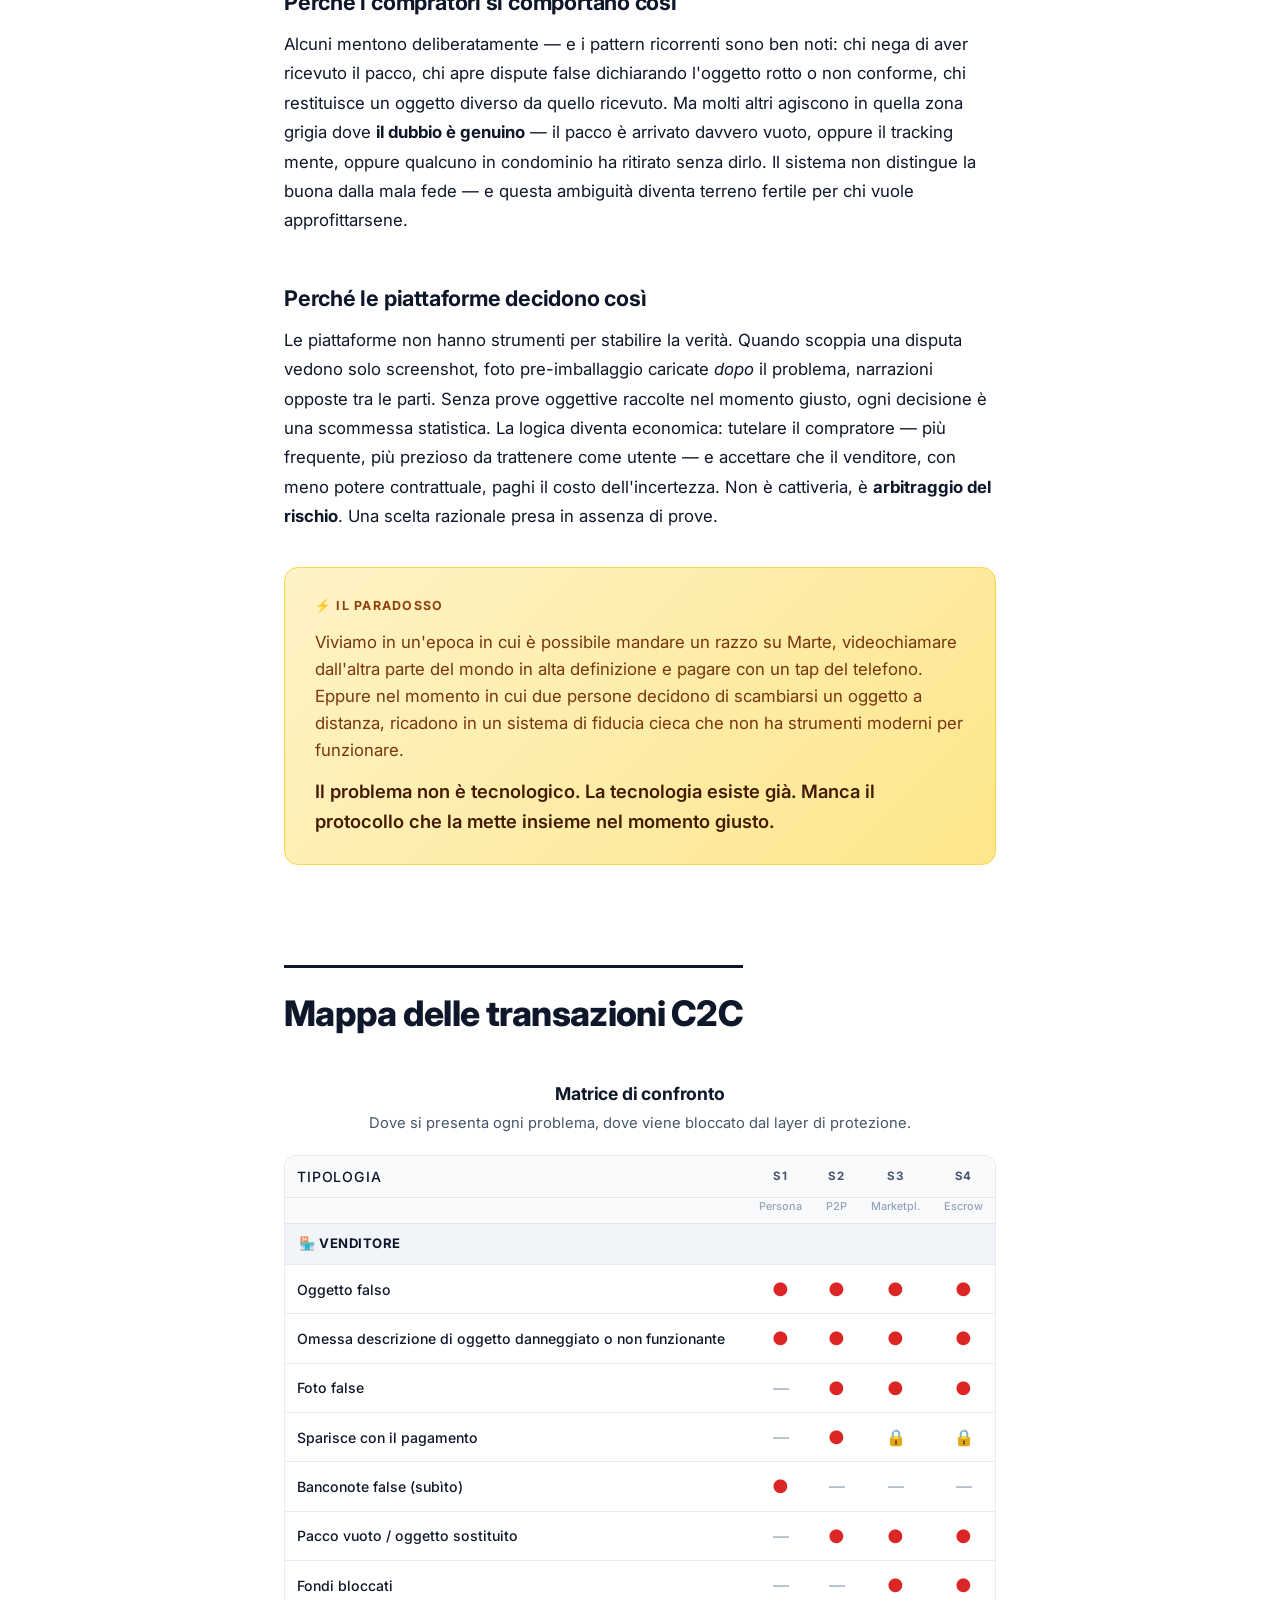
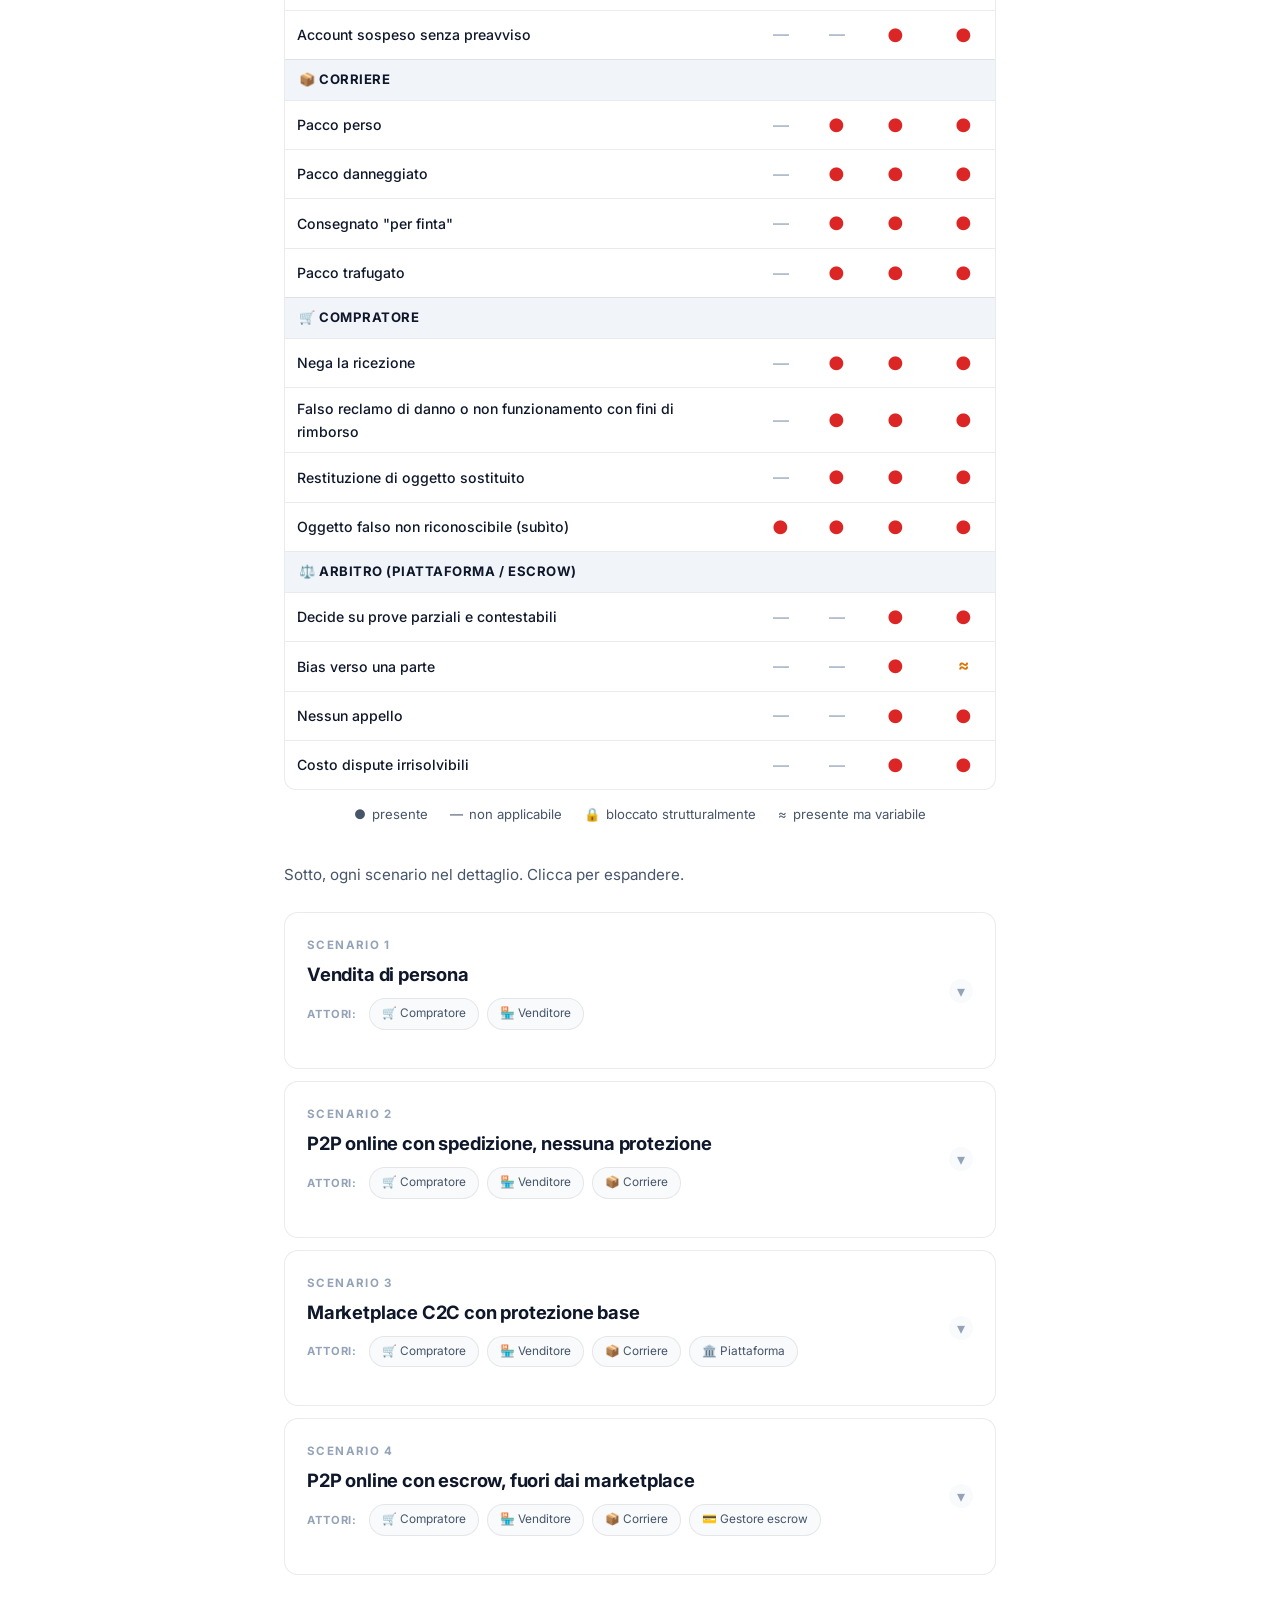
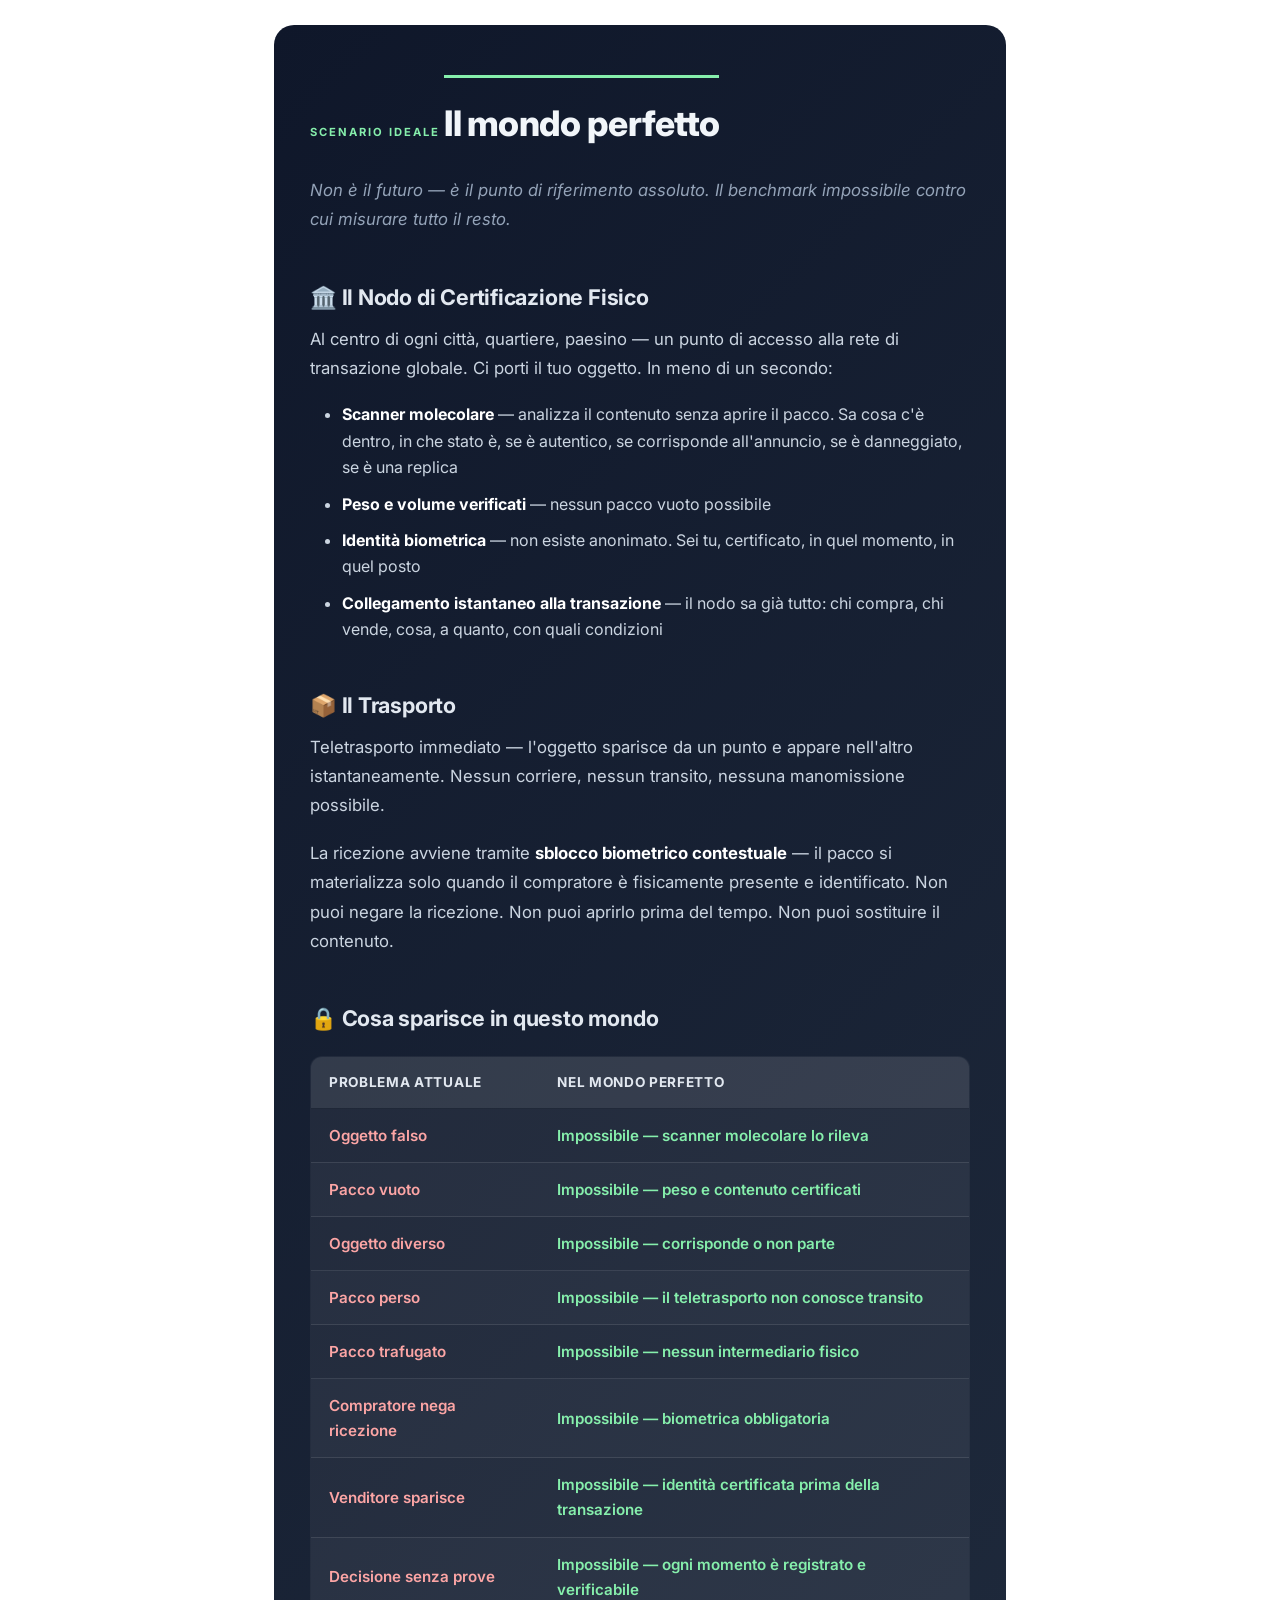
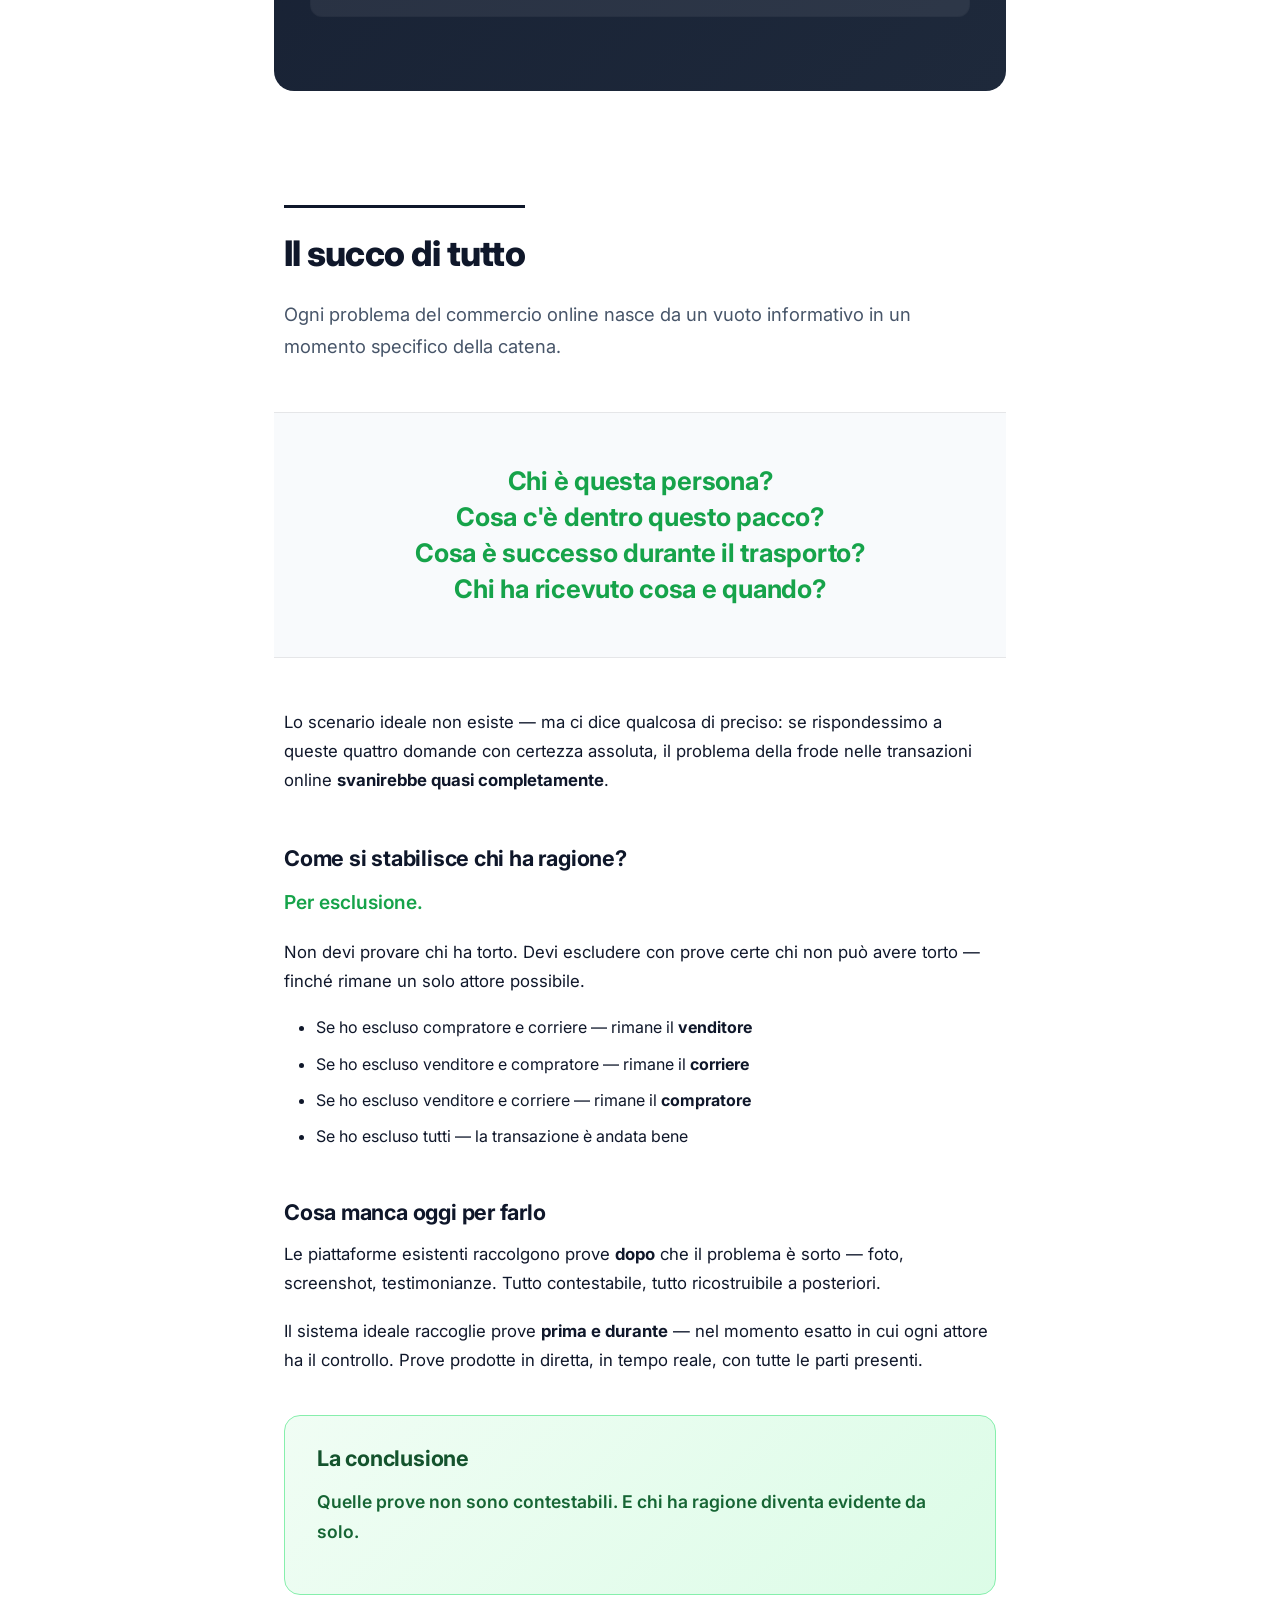
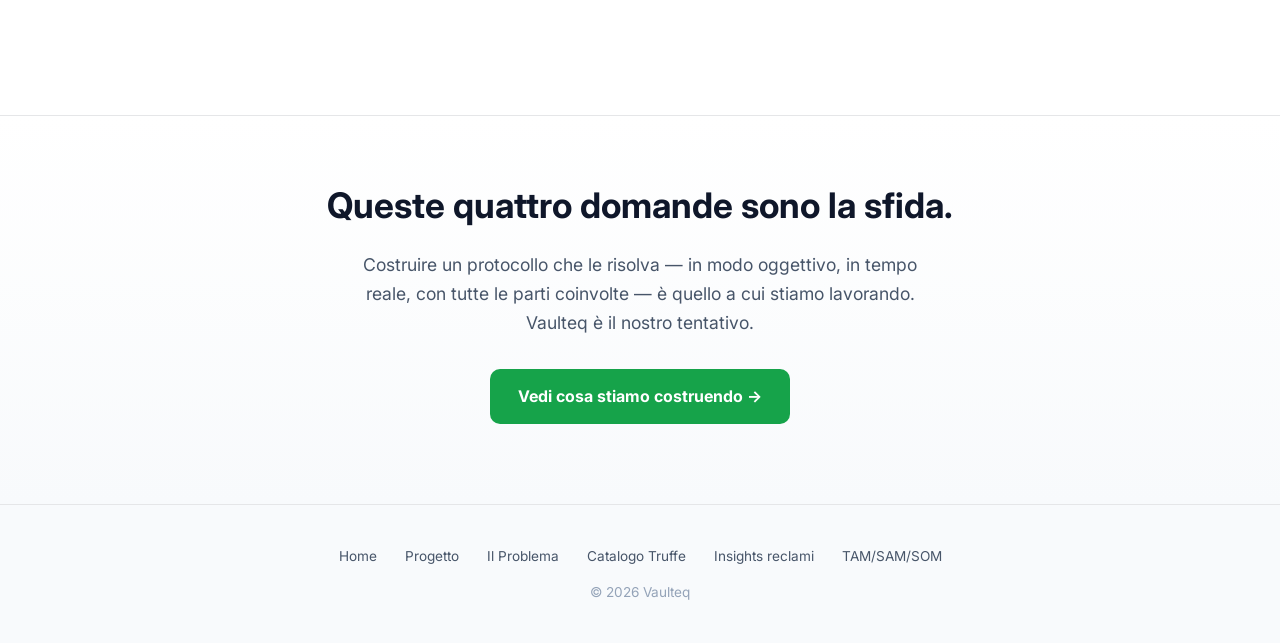
<file: vaulteq-problema.html>
<!DOCTYPE html>
<html lang="it">
<head>
<meta charset="UTF-8"/>
<meta name="viewport" content="width=device-width,initial-scale=1.0"/>
<title>Vaulteq — Analisi del Mercato C2C</title>
<meta name="description" content="Perché le truffe nelle compravendite tra privati esistono, dove si annidano, e perché il problema non è morale ma strutturale. Mappa completa degli scenari di transazione C2C."/>
<link rel="preconnect" href="https://fonts.googleapis.com"/>
<link href="https://fonts.googleapis.com/css2?family=Inter:wght@300;400;500;600;700;800;900&family=Crimson+Pro:ital,wght@0,400;0,600;1,400&display=swap" rel="stylesheet"/>
<style>
*,*::before,*::after{box-sizing:border-box;margin:0;padding:0}

:root{
  --bg:#ffffff;
  --bg2:#f8fafc;
  --surface:#f1f5f9;
  --card:#ffffff;
  --border:rgba(0,0,0,0.08);
  --border2:rgba(0,0,0,0.13);
  --green:#16a34a;
  --green-dim:#15803d;
  --green-glow:rgba(22,163,74,0.15);
  --green-soft:rgba(22,163,74,0.08);
  --yellow:#d97706;
  --yellow-bg:#fef3c7;
  --red:#dc2626;
  --red-bg:#fef2f2;
  --blue:#0284c7;
  --blue-bg:#eff6ff;
  --text:#0f172a;
  --text2:#475569;
  --text3:#94a3b8;
  --radius:12px;
  --radius-lg:20px;
}

html{scroll-behavior:smooth;scroll-padding-top:80px}
body{font-family:'Inter',sans-serif;background:var(--bg);color:var(--text);line-height:1.65;-webkit-font-smoothing:antialiased}
::selection{background:rgba(34,197,94,0.25)}

/* ── NAV ── */
nav{
  position:fixed;top:0;left:0;right:0;z-index:200;
  height:64px;display:flex;align-items:center;justify-content:space-between;
  padding:0 40px;
  background:rgba(255,255,255,0.92);
  backdrop-filter:blur(16px);
  border-bottom:1px solid var(--border);
}
.nav-logo{display:flex;align-items:center;gap:10px;font-weight:800;font-size:1.15rem;letter-spacing:-0.02em;color:var(--text);text-decoration:none}
.nav-logo-icon{width:30px;height:30px;background:var(--green);border-radius:7px;display:flex;align-items:center;justify-content:center;font-size:15px;color:white;font-weight:700}
.nav-links{display:flex;align-items:center;gap:28px}
.nav-links a{color:var(--text2);text-decoration:none;font-size:.9rem;font-weight:500;transition:color .2s}
.nav-links a:hover{color:var(--text)}
.nav-links a.active{color:var(--green);font-weight:600}
@media(max-width:680px){.nav-links{gap:14px}.nav-links a{font-size:.82rem}.nav{padding:0 18px}.nav-logo{font-size:1rem}}

/* ── CONTAINER ── */
.wrap{max-width:760px;margin:0 auto;padding:0 24px}

/* ── HERO ── */
.hero{
  padding:140px 24px 80px;text-align:center;position:relative;
  background:linear-gradient(180deg,#f8fafc 0%,white 100%);
  border-bottom:1px solid var(--border);
}
.hero-badge{
  display:inline-flex;align-items:center;gap:8px;
  background:var(--green-soft);border:1px solid rgba(34,197,94,0.25);
  color:var(--green);font-size:.78rem;font-weight:600;
  padding:6px 14px;border-radius:999px;margin-bottom:28px;letter-spacing:.04em;text-transform:uppercase;
}
.hero h1{
  font-size:clamp(2rem,5vw,3.4rem);font-weight:800;letter-spacing:-0.02em;
  line-height:1.1;margin-bottom:22px;max-width:780px;margin-left:auto;margin-right:auto;
}
.hero p.lead{
  font-size:clamp(1.05rem,2vw,1.25rem);color:var(--text2);
  max-width:640px;margin:0 auto 24px;font-weight:400;line-height:1.55;
}
.hero-stats{
  display:flex;flex-wrap:wrap;justify-content:center;gap:8px;margin-top:28px;font-size:.85rem;color:var(--text3);
}
.hero-stats span{padding:6px 14px;background:var(--bg2);border:1px solid var(--border);border-radius:999px}
.hero-stats strong{color:var(--text);font-weight:700}

/* ── ARTICLE ── */
article{padding:60px 0 80px;background:var(--bg)}

article h2{
  font-family:'Inter',sans-serif;
  font-size:clamp(1.6rem,3.5vw,2.2rem);
  font-weight:800;letter-spacing:-0.02em;
  margin:64px 0 24px;line-height:1.2;
  padding-top:24px;
  border-top:3px solid var(--text);
  display:inline-block;
}
article h2:first-child{margin-top:0;padding-top:0;border-top:none}

article h3{
  font-size:1.35rem;font-weight:700;letter-spacing:-0.01em;
  margin:48px 0 14px;color:var(--text);line-height:1.3;
}

article h4{
  font-size:1.1rem;font-weight:700;
  margin:32px 0 10px;color:var(--text);
  display:flex;align-items:center;gap:10px;
}

article p{
  font-size:1.05rem;color:var(--text);line-height:1.75;
  margin-bottom:18px;
}
article p.intro{font-size:1.15rem;color:var(--text2);font-weight:400}

article strong{color:var(--text);font-weight:700}
article em{font-style:italic}

/* Lists */
article ol, article ul{margin:18px 0 18px 24px;padding-left:8px}
article li{margin-bottom:10px;line-height:1.65;color:var(--text)}
article li strong{color:var(--text)}

/* Quote / insight */
.insight{
  border-left:4px solid var(--green);
  background:var(--green-soft);
  padding:18px 22px;margin:28px 0;
  font-style:italic;font-size:1rem;color:var(--text);line-height:1.65;
  border-radius:0 8px 8px 0;
}

/* Box paradosso */
.paradox{
  background:linear-gradient(135deg,#fef3c7 0%,#fde68a 100%);
  border:1px solid #fcd34d;
  padding:28px 30px;margin:36px 0;border-radius:14px;
}
.paradox h4{
  font-size:.78rem;text-transform:uppercase;letter-spacing:.1em;
  color:#92400e;margin:0 0 12px;font-weight:700;
}
.paradox p{margin:0;font-size:1.05rem;color:#78350f;line-height:1.6}
.paradox p.big{font-size:1.15rem;font-weight:600;color:#451a03;margin-top:14px}

/* Matrice di confronto */
.matrix-section{margin:24px 0 36px}
.matrix-section h3.matrix-title{
  font-size:1.1rem;font-weight:700;text-align:center;
  margin:0 0 6px;color:var(--text);
}
.matrix-section .matrix-sub{
  text-align:center;color:var(--text2);font-size:.92rem;margin-bottom:18px;
}
.matrix-wrap{overflow-x:auto;border:1px solid var(--border);border-radius:12px;background:white}
.matrix{width:100%;border-collapse:collapse;font-size:.9rem;min-width:520px}
.matrix th, .matrix td{padding:9px 12px;text-align:center;border-bottom:1px solid var(--border)}
.matrix th{background:var(--bg2);font-weight:700;font-size:.72rem;text-transform:uppercase;letter-spacing:.06em;color:var(--text2)}
.matrix .row-label{text-align:left;font-weight:500;color:var(--text);font-size:.88rem}
.matrix .header-sub th{font-size:.68rem;font-weight:500;background:var(--bg2);color:var(--text3);text-transform:none;letter-spacing:0;padding-top:0;padding-bottom:7px;border-bottom:1px solid var(--border)}
.matrix .group td{background:var(--surface);font-weight:700;font-size:.82rem;text-align:left;padding:9px 14px;color:var(--text);text-transform:uppercase;letter-spacing:.04em}
.matrix .yes{color:#dc2626;font-size:1.15rem;font-weight:700}
.matrix .no{color:var(--text3);font-size:1rem}
.matrix .blocked{color:#16a34a;font-size:1rem}
.matrix .partial{color:#d97706;font-size:1.05rem;font-weight:700}
.matrix tr:last-child td{border-bottom:none}
.matrix-legend{display:flex;flex-wrap:wrap;gap:14px 22px;justify-content:center;font-size:.82rem;color:var(--text2);margin-top:14px}
.matrix-legend > span{display:inline-flex;align-items:center;gap:6px}

/* Scenarios accordion (singola colonna stretta, espandibili) */
.scenarios-accordion{margin:24px 0 36px;display:flex;flex-direction:column;gap:12px}

/* Scenario card come details */
details.scenario-card{
  background:var(--bg);border:1px solid var(--border);border-radius:14px;
  padding:0;margin:0;overflow:hidden;font-size:.95rem;
}
details.scenario-card[open]{border-color:#cbd5e1;box-shadow:0 2px 12px rgba(0,0,0,0.04)}
details.scenario-card summary{
  cursor:pointer;padding:18px 22px;list-style:none;outline:none;
  display:flex;align-items:center;gap:14px;
  transition:background .15s;
}
details.scenario-card summary::-webkit-details-marker{display:none}
details.scenario-card summary:hover{background:var(--bg2)}
details.scenario-card[open] summary{border-bottom:1px solid var(--border);background:#fafbfc}
.summary-main{flex:1;min-width:0}
.summary-main .scen-label{font-size:.66rem;display:block;margin-bottom:2px}
.summary-main h3{font-size:1.15rem;margin:0 0 6px;line-height:1.25}
.summary-main .actors{margin:6px 0 0;font-size:.82rem;flex-wrap:wrap}
.summary-main .actors span{padding:3px 9px;font-size:.74rem}
.accordion-arrow{
  flex-shrink:0;font-size:1rem;color:var(--text3);
  transition:transform .25s;width:24px;height:24px;
  display:flex;align-items:center;justify-content:center;
  background:var(--bg2);border-radius:50%;
}
details.scenario-card[open] .accordion-arrow{transform:rotate(180deg);color:var(--green)}

/* Contenuto espanso */
.scenario-body{padding:18px 24px 24px}
.scenario-body .meta{font-size:.88rem;color:var(--text2);font-style:italic;margin:0 0 18px}
.scenario-body h4{font-size:1rem;margin:18px 0 8px;gap:8px}
.scenario-body p{font-size:.95rem;line-height:1.6;margin-bottom:12px}
.scenario-body .actor-section{margin:18px 0 14px;padding-left:18px}
.scenario-body .actor-section ol li{padding-left:30px;margin-bottom:8px;font-size:.92rem;line-height:1.55}
.scenario-body .actor-section ol li::before{width:20px;height:20px;font-size:.7rem}
.scenario-body .insight{padding:12px 14px;margin:12px 0;font-size:.9rem;line-height:1.55}
.scenario-body .paradox{padding:18px 20px;margin:16px 0}
.scenario-body .paradox p{font-size:.92rem}
.scenario-body .paradox p.big{font-size:1rem}
.scenario-body > ol{margin:14px 0;padding-left:0;list-style:none}
.scenario-body > ol > li{padding-left:30px;margin-bottom:10px;font-size:.95rem;position:relative;counter-increment:item}
.scenario-body > ol{counter-reset:item}
.scenario-body > ol > li::before{
  content:counter(item);position:absolute;left:0;top:0;
  width:20px;height:20px;border-radius:50%;
  background:var(--surface);color:var(--text2);
  display:flex;align-items:center;justify-content:center;
  font-size:.7rem;font-weight:700;
}
.scenario-body .compare-table{font-size:.88rem}
.scenario-body .compare-table th,
.scenario-body .compare-table td{padding:8px 12px}
.scenario-card .scen-label{
  display:inline-block;font-size:.72rem;font-weight:700;letter-spacing:.12em;text-transform:uppercase;
  color:var(--text3);margin-bottom:8px;
}
.scenario-card h3{margin-top:0}
.scenario-card .actors{
  display:flex;flex-wrap:wrap;gap:8px;margin:12px 0 20px;font-size:.85rem;
  align-items:center;
}
.scenario-card .actors::before{
  content:"Attori:";
  font-size:.7rem;font-weight:700;color:var(--text3);
  text-transform:uppercase;letter-spacing:.08em;
  margin-right:4px;
}
.scenario-card .actors span{
  padding:5px 12px;background:var(--bg2);border:1px solid var(--border);border-radius:999px;color:var(--text2);
}
.scenario-card .meta{
  font-size:.92rem;color:var(--text2);margin-bottom:18px;font-style:italic;
}

/* Actor section inside scenario */
.actor-section{
  border-left:3px solid var(--border2);padding:0 0 0 22px;margin:28px 0 20px;
}
.actor-section.venditore{border-left-color:#dc2626}
.actor-section.corriere{border-left-color:#0284c7}
.actor-section.compratore{border-left-color:#16a34a}
.actor-section.gestore{border-left-color:#0891b2}
.actor-section.piattaforma{border-left-color:#7c3aed}
.actor-section h4{margin-top:0}
.actor-section ol{counter-reset:item;list-style:none;margin-left:0;padding-left:0}
.actor-section ol li{
  counter-increment:item;position:relative;padding-left:34px;margin-bottom:12px;
}
.actor-section ol li::before{
  content:counter(item);position:absolute;left:0;top:0;
  width:24px;height:24px;border-radius:50%;
  background:var(--surface);color:var(--text2);
  display:flex;align-items:center;justify-content:center;
  font-size:.78rem;font-weight:700;
}
.actor-section.venditore ol li::before{background:#fef2f2;color:#991b1b}
.actor-section.corriere ol li::before{background:#eff6ff;color:#075985}
.actor-section.compratore ol li::before{background:#f0fdf4;color:#166534}
.actor-section.gestore ol li::before{background:#ecfeff;color:#155e75}
.actor-section.piattaforma ol li::before{background:#f5f3ff;color:#5b21b6}

/* Scenario 1 ha lista problemi senza actor-section: stesso stile, badge neutro */
.scenario-card > ol{counter-reset:item;list-style:none;margin:18px 0 18px 0;padding-left:0}
.scenario-card > ol > li{
  counter-increment:item;position:relative;padding-left:34px;margin-bottom:14px;line-height:1.65;color:var(--text);
}
.scenario-card > ol > li::before{
  content:counter(item);position:absolute;left:0;top:0;
  width:24px;height:24px;border-radius:50%;
  background:var(--surface);color:var(--text2);
  display:flex;align-items:center;justify-content:center;
  font-size:.78rem;font-weight:700;
}

/* Tables */
.compare-table{
  width:100%;border-collapse:collapse;margin:24px 0;font-size:.95rem;
  background:var(--bg);border:1px solid var(--border);border-radius:12px;overflow:hidden;
}
.compare-table th, .compare-table td{
  padding:14px 18px;text-align:left;border-bottom:1px solid var(--border);
}
.compare-table th{background:var(--bg2);font-weight:700;color:var(--text);font-size:.85rem;text-transform:uppercase;letter-spacing:.05em}
.compare-table tr:last-child td{border-bottom:none}
.compare-table td:first-child{font-weight:600}
.compare-table tr:nth-child(even) td{background:#fcfcfd}

/* Solution box */
.solution-box{
  background:linear-gradient(135deg,#f0fdf4 0%,#dcfce7 100%);
  border:1px solid #86efac;
  padding:28px 32px;margin:40px 0;border-radius:16px;
}
.solution-box h3{margin-top:0;color:#14532d}
.solution-box p{color:#166534}
.solution-box ul{margin:14px 0 14px 22px}
.solution-box li{color:#166534}
.solution-box li strong{color:#14532d}

/* X-world spotlight */
.x-world{
  background:linear-gradient(135deg,#0f172a 0%,#1e293b 100%);
  color:#e2e8f0;padding:50px 36px;margin:50px -10px;border-radius:20px;
}
.x-world .x-label{
  font-size:.7rem;font-weight:700;letter-spacing:.18em;text-transform:uppercase;
  color:#86efac;margin-bottom:14px;display:inline-block;
}
.x-world h2{
  color:#f1f5f9;border-top-color:#86efac;margin-top:0;
}
.x-world h3{color:#e2e8f0}
.x-world p{color:#cbd5e1}
.x-world ul{color:#cbd5e1}
.x-world ul li{color:#cbd5e1;line-height:1.65}
.x-world strong{color:white}
.x-world .compare-table{background:rgba(255,255,255,0.05);border-color:rgba(255,255,255,0.15)}
.x-world .compare-table th{background:rgba(255,255,255,0.08);color:#e2e8f0}
.x-world .compare-table td{border-bottom-color:rgba(255,255,255,0.1);color:#cbd5e1}
.x-world .compare-table tr:nth-child(even) td{background:rgba(255,255,255,0.02)}
.x-world .compare-table td:first-child{color:#fca5a5}
.x-world .compare-table td:last-child{color:#86efac;font-weight:600}
.x-world .insight{
  background:rgba(134,239,172,0.1);border-left-color:#86efac;color:#bbf7d0;
}

/* Big quote */
.big-statement{
  text-align:center;font-size:clamp(1.3rem,2.5vw,1.6rem);font-weight:600;
  letter-spacing:-0.01em;line-height:1.4;
  padding:50px 24px;margin:50px -10px;
  border-top:1px solid var(--border);border-bottom:1px solid var(--border);
  background:var(--bg2);
  color:var(--text);
}
.big-statement em{color:var(--green);font-style:normal;font-weight:700}

/* Final CTA */
.final-cta{
  text-align:center;padding:60px 24px 80px;
  background:linear-gradient(180deg,white 0%,#f8fafc 100%);
  border-top:1px solid var(--border);
}
.final-cta h2{
  display:block;border:none;padding:0;
  font-size:clamp(1.6rem,3vw,2.2rem);
  margin-bottom:16px;
}
.final-cta p{
  font-size:1.1rem;color:var(--text2);max-width:560px;margin:0 auto 32px;
}
.final-cta .btn{
  display:inline-flex;align-items:center;gap:10px;
  background:var(--green);color:white;font-weight:700;font-size:1rem;
  padding:14px 28px;border-radius:10px;text-decoration:none;
  transition:all .2s;
}
.final-cta .btn:hover{transform:translateY(-2px);box-shadow:0 6px 20px rgba(22,163,74,0.3)}

/* Footer */
footer{
  text-align:center;padding:40px 24px;
  background:var(--bg2);border-top:1px solid var(--border);
  font-size:.85rem;color:var(--text3);
}
footer a{color:var(--text2);text-decoration:none;margin:0 12px}
footer a:hover{color:var(--green)}

/* Mobile tweaks */
@media(max-width:680px){
  .hero{padding:110px 20px 60px}
  article{padding:40px 0 60px}
  .scenario-card{padding:22px 18px;margin:28px 0}
  .x-world{padding:36px 24px;margin:40px 0;border-radius:14px}
  .big-statement{padding:36px 18px;margin:36px 0}
  .actor-section{padding-left:18px}
  .compare-table th, .compare-table td{padding:10px 12px;font-size:.88rem}
  article p{font-size:1rem;line-height:1.7}
}
</style>
</head>
<body>

<nav>
  <a href="index.html" class="nav-logo">
    <div class="nav-logo-icon">V</div>
    Vaulteq
  </a>
  <div class="nav-links">
    <a href="vaulteq-progetto.html">Progetto</a>
    <a href="vaulteq-problema.html" class="active">Il Problema</a>
    <a href="vaulteq-catalogo-truffe.html">Catalogo Truffe</a>
    <a href="vaulteq-insights.html">Insights</a>
    <a href="vaulteq-tam-sam-som.html">TAM/SAM/SOM</a>
  </div>
</nav>

<section class="hero">
  <div class="hero-badge">
    <span></span>
    Analisi del mercato C2C
  </div>
  <h1>Perché le truffe online non sono un problema morale, ma strutturale.</h1>
  <p class="lead">Il commercio tra privati muove miliardi ogni anno in Europa. Eppure, quando due persone che non si conoscono si scambiano un oggetto a distanza, ricadono in un sistema di fiducia cieca che non ha gli strumenti per funzionare.</p>
  <div class="hero-stats">
    <span><strong>11.500+</strong> casi documentati</span>
    <span><strong>156</strong> testate giornalistiche</span>
    <span><strong>10</strong> marketplace</span>
    <span><strong>6</strong> lingue</span>
  </div>
</section>

<article>
<div class="wrap">

<!-- ═══════════ PREMESSA ═══════════ -->
<h2>Premessa — Perché il problema esiste</h2>

<p class="intro">Il commercio tra privati online muove miliardi di euro ogni anno in Europa. Eppure, nonostante smartphone, tracking in tempo reale, pagamenti digitali istantanei e intelligenza artificiale, una transazione tra due persone che non si conoscono rimane fondamentalmente <strong>non sicura</strong>.</p>

<p>Non perché tutti siano disonesti. La maggioranza di chi compra e vende online lo fa in buona fede. Il problema non è morale — è <strong>strutturale</strong>.</p>

<h3>Perché si froda</h3>
<p>Non si froda perché la gente è cattiva. Si froda perché <strong>il sistema lo permette</strong>. Quando il rischio di essere scoperti è vicino allo zero e il guadagno è immediato, una parte di persone ne approfitta. Non è una legge della natura — è una legge dell'opportunità. Togli l'opportunità, togli gran parte della frode.</p>

<h3>Perché i corrieri fanno quello che vogliono</h3>
<p>Il corriere riceve un pacco chiuso, lo trasporta e lo consegna. Nessuno sa cosa c'era dentro al momento della partenza. Nessuno sa esattamente cosa è successo durante il trasporto. Il tracking dice dove è il pacco — non cosa contiene, non in che stato è, non chi lo ha maneggiato. E con frequenza preoccupante <strong>il tracking stesso si blocca</strong>: il pacco entra in uno snodo di smistamento e non ne esce più, non viene consegnato, non viene rispedito al mittente, semplicemente <em>sparisce nell'oblio</em> senza spiegazioni. In assenza di prove, il corriere è di fatto <strong>immune da responsabilità concrete</strong> — non perché la legge lo tuteli, ma perché nessuno può dimostrare nulla.</p>

<h3>Perché i compratori si comportano così</h3>
<p>Alcuni mentono deliberatamente — e i pattern ricorrenti sono ben noti: chi nega di aver ricevuto il pacco, chi apre dispute false dichiarando l'oggetto rotto o non conforme, chi restituisce un oggetto diverso da quello ricevuto. Ma molti altri agiscono in quella zona grigia dove <strong>il dubbio è genuino</strong> — il pacco è arrivato davvero vuoto, oppure il tracking mente, oppure qualcuno in condominio ha ritirato senza dirlo. Il sistema non distingue la buona dalla mala fede — e questa ambiguità diventa terreno fertile per chi vuole approfittarsene.</p>

<h3>Perché le piattaforme decidono così</h3>
<p>Le piattaforme non hanno strumenti per stabilire la verità. Quando scoppia una disputa vedono solo screenshot, foto pre-imballaggio caricate <em>dopo</em> il problema, narrazioni opposte tra le parti. Senza prove oggettive raccolte nel momento giusto, ogni decisione è una scommessa statistica. La logica diventa economica: tutelare il compratore — più frequente, più prezioso da trattenere come utente — e accettare che il venditore, con meno potere contrattuale, paghi il costo dell'incertezza. Non è cattiveria, è <strong>arbitraggio del rischio</strong>. Una scelta razionale presa in assenza di prove.</p>

<div class="paradox">
  <h4>⚡ Il paradosso</h4>
  <p>Viviamo in un'epoca in cui è possibile mandare un razzo su Marte, videochiamare dall'altra parte del mondo in alta definizione e pagare con un tap del telefono. Eppure nel momento in cui due persone decidono di scambiarsi un oggetto a distanza, ricadono in un sistema di fiducia cieca che non ha strumenti moderni per funzionare.</p>
  <p class="big">Il problema non è tecnologico. La tecnologia esiste già. Manca il protocollo che la mette insieme nel momento giusto.</p>
</div>

<!-- ═══════════ MAPPA ═══════════ -->
<h2>Mappa delle transazioni C2C</h2>

<div class="matrix-section">
  <h3 class="matrix-title">Matrice di confronto</h3>
  <p class="matrix-sub">Dove si presenta ogni problema, dove viene bloccato dal layer di protezione.</p>

  <div class="matrix-wrap">
    <table class="matrix">
      <thead>
        <tr>
          <th class="row-label">Tipologia</th>
          <th>S1</th>
          <th>S2</th>
          <th>S3</th>
          <th>S4</th>
        </tr>
        <tr class="header-sub">
          <th class="row-label"></th>
          <th>Persona</th>
          <th>P2P</th>
          <th>Marketpl.</th>
          <th>Escrow</th>
        </tr>
      </thead>
      <tbody>
        <tr class="group"><td colspan="5">🏪 Venditore</td></tr>
        <tr><td class="row-label">Oggetto falso</td><td class="yes">●</td><td class="yes">●</td><td class="yes">●</td><td class="yes">●</td></tr>
        <tr><td class="row-label">Omessa descrizione di oggetto danneggiato o non funzionante</td><td class="yes">●</td><td class="yes">●</td><td class="yes">●</td><td class="yes">●</td></tr>
        <tr><td class="row-label">Foto false</td><td class="no">—</td><td class="yes">●</td><td class="yes">●</td><td class="yes">●</td></tr>
        <tr><td class="row-label">Sparisce con il pagamento</td><td class="no">—</td><td class="yes">●</td><td class="blocked">🔒</td><td class="blocked">🔒</td></tr>
        <tr><td class="row-label">Banconote false (subìto)</td><td class="yes">●</td><td class="no">—</td><td class="no">—</td><td class="no">—</td></tr>
        <tr><td class="row-label">Pacco vuoto / oggetto sostituito</td><td class="no">—</td><td class="yes">●</td><td class="yes">●</td><td class="yes">●</td></tr>
        <tr><td class="row-label">Fondi bloccati</td><td class="no">—</td><td class="no">—</td><td class="yes">●</td><td class="yes">●</td></tr>
        <tr><td class="row-label">Account sospeso senza preavviso</td><td class="no">—</td><td class="no">—</td><td class="yes">●</td><td class="yes">●</td></tr>

        <tr class="group"><td colspan="5">📦 Corriere</td></tr>
        <tr><td class="row-label">Pacco perso</td><td class="no">—</td><td class="yes">●</td><td class="yes">●</td><td class="yes">●</td></tr>
        <tr><td class="row-label">Pacco danneggiato</td><td class="no">—</td><td class="yes">●</td><td class="yes">●</td><td class="yes">●</td></tr>
        <tr><td class="row-label">Consegnato "per finta"</td><td class="no">—</td><td class="yes">●</td><td class="yes">●</td><td class="yes">●</td></tr>
        <tr><td class="row-label">Pacco trafugato</td><td class="no">—</td><td class="yes">●</td><td class="yes">●</td><td class="yes">●</td></tr>

        <tr class="group"><td colspan="5">🛒 Compratore</td></tr>
        <tr><td class="row-label">Nega la ricezione</td><td class="no">—</td><td class="yes">●</td><td class="yes">●</td><td class="yes">●</td></tr>
        <tr><td class="row-label">Falso reclamo di danno o non funzionamento con fini di rimborso</td><td class="no">—</td><td class="yes">●</td><td class="yes">●</td><td class="yes">●</td></tr>
        <tr><td class="row-label">Restituzione di oggetto sostituito</td><td class="no">—</td><td class="yes">●</td><td class="yes">●</td><td class="yes">●</td></tr>
        <tr><td class="row-label">Oggetto falso non riconoscibile (subìto)</td><td class="yes">●</td><td class="yes">●</td><td class="yes">●</td><td class="yes">●</td></tr>

        <tr class="group"><td colspan="5">⚖️ Arbitro (Piattaforma / Escrow)</td></tr>
        <tr><td class="row-label">Decide su prove parziali e contestabili</td><td class="no">—</td><td class="no">—</td><td class="yes">●</td><td class="yes">●</td></tr>
        <tr><td class="row-label">Bias verso una parte</td><td class="no">—</td><td class="no">—</td><td class="yes">●</td><td class="partial">≈</td></tr>
        <tr><td class="row-label">Nessun appello</td><td class="no">—</td><td class="no">—</td><td class="yes">●</td><td class="yes">●</td></tr>
        <tr><td class="row-label">Costo dispute irrisolvibili</td><td class="no">—</td><td class="no">—</td><td class="yes">●</td><td class="yes">●</td></tr>
      </tbody>
    </table>
  </div>

  <div class="matrix-legend">
    <span><span class="yes">●</span> presente</span>
    <span><span class="no">—</span> non applicabile</span>
    <span><span class="blocked">🔒</span> bloccato strutturalmente</span>
    <span><span class="partial">≈</span> presente ma variabile</span>
  </div>
</div>

<p style="color:var(--text2);font-size:.95rem;margin:36px 0 18px">Sotto, ogni scenario nel dettaglio. Clicca per espandere.</p>

<div class="scenarios-accordion">

<!-- SCENARIO 1 -->
<details class="scenario-card">
  <summary>
    <div class="summary-main">
      <div class="scen-label">Scenario 1</div>
      <h3>Vendita di persona</h3>
      <div class="actors">
        <span>🛒 Compratore</span>
        <span>🏪 Venditore</span>
      </div>
    </div>
    <span class="accordion-arrow">▾</span>
  </summary>
  <div class="scenario-body">
    <h4>Problemi</h4>
    <ol>
      <li><strong>Oggetto falso</strong> — non sempre riconoscibile sul momento (borse, orologi, elettronica)</li>
      <li><strong>Omessa descrizione di oggetto danneggiato o non funzionante</strong></li>
      <li><strong>Banconote false</strong> — rischio opposto, subìto dal venditore</li>
      <li><strong>Post-transazione</strong> — è lo scenario <em>più anonimo in assoluto</em>: nessun account, nessuna email, nessun nickname, nessun numero di tracciamento, nessuna ricevuta digitale. Spesso nemmeno il vero nome dell'altro. Una volta separati, non c'è alcun appiglio per ritrovarsi né tantomeno per provare cosa è successo. Chi si è visto si è visto.</li>
    </ol>
  </div>
</details>

<!-- SCENARIO 2 -->
<details class="scenario-card">
  <summary>
    <div class="summary-main">
      <div class="scen-label">Scenario 2</div>
      <h3>P2P online con spedizione, nessuna protezione</h3>
      <div class="actors">
        <span>🛒 Compratore</span>
        <span>🏪 Venditore</span>
        <span>📦 Corriere</span>
      </div>
    </div>
    <span class="accordion-arrow">▾</span>
  </summary>
  <div class="scenario-body">
    <div class="meta">Accordo tramite WhatsApp, Telegram, Instagram, Facebook.</div>

    <div class="actor-section venditore">
    <h4>🏪 Venditore</h4>
    <ol>
      <li><strong>Oggetto falso</strong></li>
      <li><strong>Omessa descrizione di oggetto danneggiato o non funzionante</strong></li>
      <li><strong>Foto false</strong></li>
      <li><strong>Sparisce con il pagamento</strong></li>
      <li><strong>Pacco vuoto o oggetto sostituito</strong></li>
    </ol>
    <div class="insight">Controlla oggetto, imballaggio e spedizione. La leva di frode più completa della catena.</div>
  </div>

  <div class="actor-section corriere">
    <h4>📦 Corriere</h4>
    <ol>
      <li><strong>Pacco perso</strong> — responsabilità non provabile</li>
      <li><strong>Pacco danneggiato</strong> — responsabilità non provabile</li>
      <li><strong>Consegnato "per finta"</strong> — tracking dice sì, fisicamente no</li>
      <li><strong>Pacco trafugato</strong> — contenuto sottratto in transito</li>
    </ol>
    <div class="insight">Attore invisibile che può agire indisturbato.</div>
  </div>

    <div class="actor-section compratore">
      <h4>🛒 Compratore</h4>
      <ol>
        <li><strong>Nega la ricezione</strong></li>
        <li><strong>Falso reclamo di danno o non funzionamento con fini di rimborso</strong></li>
        <li><strong>Restituzione di oggetto sostituito</strong></li>
      </ol>
    </div>
  </div>
</details>

<!-- SCENARIO 3 -->
<details class="scenario-card">
  <summary>
    <div class="summary-main">
      <div class="scen-label">Scenario 3</div>
      <h3>Marketplace C2C con protezione base</h3>
      <div class="actors">
        <span>🛒 Compratore</span>
        <span>🏪 Venditore</span>
        <span>📦 Corriere</span>
        <span>🏛️ Piattaforma</span>
      </div>
    </div>
    <span class="accordion-arrow">▾</span>
  </summary>
  <div class="scenario-body">
    <div class="meta">Esempi: Vinted, Depop, Subito, Wallapop, Leboncoin, Kleinanzeigen, eBay.</div>

    <div class="actor-section venditore">
    <h4>🏪 Venditore</h4>
    <ol>
      <li><strong>Oggetto falso</strong></li>
      <li><strong>Omessa descrizione di oggetto danneggiato o non funzionante</strong></li>
      <li><strong>Foto false</strong></li>
      <li><strong>Pacco vuoto o oggetto sostituito</strong></li>
      <li><strong>Fondi bloccati</strong> — la piattaforma trattiene il pagamento <span style="display:inline-block;font-size:.78rem;color:#7c3aed;background:#f5f3ff;padding:2px 8px;border-radius:6px;margin-left:6px;font-weight:600">↘ effetto del bias — vedi sotto</span></li>
      <li><strong>Account sospeso senza preavviso</strong></li>
    </ol>
  </div>

  <div class="actor-section corriere">
    <h4>📦 Corriere</h4>
    <ol>
      <li><strong>Pacco perso</strong> — responsabilità non provabile</li>
      <li><strong>Pacco danneggiato</strong> — responsabilità non provabile</li>
      <li><strong>Consegnato "per finta"</strong> — tracking dice sì, fisicamente no</li>
      <li><strong>Pacco trafugato</strong> — contenuto sottratto in transito</li>
    </ol>
    <div class="insight">La piattaforma non lo controlla.</div>
  </div>

  <div class="actor-section compratore">
    <h4>🛒 Compratore</h4>
    <ol>
      <li><strong>Oggetto falso non riconoscibile</strong> — la piattaforma non verifica</li>
      <li><strong>Nega la ricezione</strong> — anche se il tracking dice consegnato</li>
      <li><strong>Falso reclamo di danno o non funzionamento con fini di rimborso</strong></li>
      <li><strong>Restituzione di oggetto sostituito</strong></li>
    </ol>
    <div class="insight">Più tutelato per scelta strutturale (utente più prezioso da trattenere). La tutela di default diventa la sua leva di frode.</div>
  </div>

  <div class="actor-section piattaforma">
    <h4>🏛️ Piattaforma</h4>
    <ol>
      <li><strong>Decide su prove parziali e contestabili</strong> — vince chi <em>sembra</em> più credibile, non chi ha ragione</li>
      <li><strong>Bias verso il compratore</strong> <span style="display:inline-block;font-size:.78rem;color:#dc2626;background:#fef2f2;padding:2px 8px;border-radius:6px;margin-left:6px;font-weight:600">↗ causa "Fondi bloccati" del venditore</span></li>
      <li><strong>Nessun appello</strong> — decisione definitiva</li>
      <li><strong>Costo dispute irrisolvibili</strong> — sborsa di tasca sua commissione + valore della transazione</li>
    </ol>
    <div class="insight">Arbitro, banca e assicurazione insieme. Senza strumenti per la verità, paga il costo dell'incertezza.</div>

    <p>Tre opzioni davanti a una disputa irrisolvibile:</p>

    <table class="compare-table">
      <thead>
        <tr><th>Opzione</th><th>Conseguenza</th></tr>
      </thead>
      <tbody>
        <tr><td>Rimborsa il compratore</td><td>Venditore scontento, può abbandonare la piattaforma</td></tr>
        <tr><td>Dà ragione al venditore</td><td>Compratore scontento, può abbandonare la piattaforma</td></tr>
        <tr><td>Rimborsa entrambi</td><td>Sborsa di tasca sua: commissione + valore della transazione</td></tr>
      </tbody>
    </table>

    <p style="font-style:italic;color:var(--text2)">Nei primi due casi la piattaforma <strong>scarica il costo su uno dei due utenti</strong>. Solo nel terzo paga di tasca sua. In tutti e tre <strong>qualcuno perde</strong>.</p>
  </div>

    <div class="paradox">
      <h4>💡 Il paradosso dello scenario 3</h4>
      <p>La protezione esiste ma non cambia il problema strutturale — sposta solo su chi ricade il costo. Il compratore viene rimborsato, il venditore penalizzato, la piattaforma ci rimette. Nessuno ha torto o ragione in modo verificabile — e tutti pagano il prezzo dell'assenza di prove.</p>
    </div>
  </div>
</details>

<!-- SCENARIO 4 -->
<details class="scenario-card">
  <summary>
    <div class="summary-main">
      <div class="scen-label">Scenario 4</div>
      <h3>P2P online con escrow, fuori dai marketplace</h3>
      <div class="actors">
        <span>🛒 Compratore</span>
        <span>🏪 Venditore</span>
        <span>📦 Corriere</span>
        <span>💳 Gestore escrow</span>
      </div>
    </div>
    <span class="accordion-arrow">▾</span>
  </summary>
  <div class="scenario-body">
    <div class="meta">Pagamento con garanzia via escrow.</div>

    <div class="actor-section venditore">
    <h4>🏪 Venditore</h4>
    <ol>
      <li><strong>Oggetto falso</strong></li>
      <li><strong>Omessa descrizione di oggetto danneggiato o non funzionante</strong></li>
      <li><strong>Foto false</strong></li>
      <li><strong>Pacco vuoto o oggetto sostituito</strong></li>
      <li><strong>Fondi bloccati</strong> — l'escrow trattiene durante una disputa <span style="display:inline-block;font-size:.78rem;color:#7c3aed;background:#f5f3ff;padding:2px 8px;border-radius:6px;margin-left:6px;font-weight:600">↘ effetto del bias — vedi sotto</span></li>
      <li><strong>Account sospeso senza preavviso</strong></li>
    </ol>
    <div class="insight">L'escrow protegge solo dal compratore che non paga. Sul resto resta esposto.</div>
  </div>

  <div class="actor-section corriere">
    <h4>📦 Corriere</h4>
    <ol>
      <li><strong>Pacco perso</strong> — responsabilità non provabile</li>
      <li><strong>Pacco danneggiato</strong> — responsabilità non provabile</li>
      <li><strong>Consegnato "per finta"</strong> — tracking dice sì, fisicamente no</li>
      <li><strong>Pacco trafugato</strong> — contenuto sottratto in transito</li>
    </ol>
    <div class="insight">L'escrow non lo controlla.</div>
  </div>

  <div class="actor-section compratore">
    <h4>🛒 Compratore</h4>
    <ol>
      <li><strong>Oggetto falso non riconoscibile</strong></li>
      <li><strong>Nega la ricezione</strong> — anche se il tracking dice consegnato</li>
      <li><strong>Falso reclamo di danno o non funzionamento con fini di rimborso</strong></li>
      <li><strong>Restituzione di oggetto sostituito</strong></li>
    </ol>
    <div class="insight">L'escrow tutela dal pagamento perso, non dalla qualità del contenuto. Il giudice vede solo screenshot.</div>
  </div>

  <div class="actor-section gestore">
    <h4>💳 Gestore escrow</h4>
    <ol>
      <li><strong>Decide su prove parziali e contestabili</strong> — vince chi <em>sembra</em> più credibile</li>
      <li><strong>Bias variabile e opaco</strong> — alcuni gestori favoriscono il compratore (PayPal G&amp;S), altri il venditore. Regole non pubbliche</li>
      <li><strong>Nessun appello reale</strong> — escalation limitata, customer support spesso solo formale</li>
      <li><strong>Costo dispute irrisolvibili</strong> — sborsa di tasca sua commissione + valore della transazione</li>
    </ol>
    <div class="insight">Arbitro come la piattaforma, con esattamente gli stessi strumenti — <strong>nessuno</strong>. Decide su screenshot e narrazioni opposte.</div>
  </div>

    <div class="paradox">
      <h4>💡 Il paradosso dello scenario 4</h4>
      <p>L'escrow risolve <strong>un solo problema</strong>: il venditore non può sparire con i soldi senza spedire. È un upgrade <em>finanziario</em> reale.</p>
      <p class="big">Ma quando il pacco arriva, ricadiamo nello stesso vuoto probatorio. L'escrow sposta dove sta il denaro — non dove sta la verità.</p>
    </div>
  </div>
</details>

</div>
<!-- /scenarios-accordion -->

<!-- ═══════════ X WORLD ═══════════ -->
<div class="x-world">
  <div class="x-label">Scenario Ideale</div>
  <h2>Il mondo perfetto</h2>
  <p style="font-style:italic;color:#94a3b8;margin-top:8px">Non è il futuro — è il punto di riferimento assoluto. Il benchmark impossibile contro cui misurare tutto il resto.</p>

  <h3>🏛️ Il Nodo di Certificazione Fisico</h3>
  <p>Al centro di ogni città, quartiere, paesino — un punto di accesso alla rete di transazione globale. Ci porti il tuo oggetto. In meno di un secondo:</p>
  <ul>
    <li><strong>Scanner molecolare</strong> — analizza il contenuto senza aprire il pacco. Sa cosa c'è dentro, in che stato è, se è autentico, se corrisponde all'annuncio, se è danneggiato, se è una replica</li>
    <li><strong>Peso e volume verificati</strong> — nessun pacco vuoto possibile</li>
    <li><strong>Identità biometrica</strong> — non esiste anonimato. Sei tu, certificato, in quel momento, in quel posto</li>
    <li><strong>Collegamento istantaneo alla transazione</strong> — il nodo sa già tutto: chi compra, chi vende, cosa, a quanto, con quali condizioni</li>
  </ul>

  <h3>📦 Il Trasporto</h3>
  <p>Teletrasporto immediato — l'oggetto sparisce da un punto e appare nell'altro istantaneamente. Nessun corriere, nessun transito, nessuna manomissione possibile.</p>
  <p>La ricezione avviene tramite <strong>sblocco biometrico contestuale</strong> — il pacco si materializza solo quando il compratore è fisicamente presente e identificato. Non puoi negare la ricezione. Non puoi aprirlo prima del tempo. Non puoi sostituire il contenuto.</p>

  <h3>🔒 Cosa sparisce in questo mondo</h3>
  <table class="compare-table">
    <thead>
      <tr><th>Problema attuale</th><th>Nel mondo perfetto</th></tr>
    </thead>
    <tbody>
      <tr><td>Oggetto falso</td><td>Impossibile — scanner molecolare lo rileva</td></tr>
      <tr><td>Pacco vuoto</td><td>Impossibile — peso e contenuto certificati</td></tr>
      <tr><td>Oggetto diverso</td><td>Impossibile — corrisponde o non parte</td></tr>
      <tr><td>Pacco perso</td><td>Impossibile — il teletrasporto non conosce transito</td></tr>
      <tr><td>Pacco trafugato</td><td>Impossibile — nessun intermediario fisico</td></tr>
      <tr><td>Compratore nega ricezione</td><td>Impossibile — biometrica obbligatoria</td></tr>
      <tr><td>Venditore sparisce</td><td>Impossibile — identità certificata prima della transazione</td></tr>
      <tr><td>Decisione senza prove</td><td>Impossibile — ogni momento è registrato e verificabile</td></tr>
    </tbody>
  </table>
</div>

<!-- ═══════════ IL SUCCO ═══════════ -->
<h2>Il succo di tutto</h2>

<p class="intro">Ogni problema del commercio online nasce da un vuoto informativo in un momento specifico della catena.</p>

<div class="big-statement">
  <em>Chi è questa persona?</em><br/>
  <em>Cosa c'è dentro questo pacco?</em><br/>
  <em>Cosa è successo durante il trasporto?</em><br/>
  <em>Chi ha ricevuto cosa e quando?</em>
</div>

<p>Lo scenario ideale non esiste — ma ci dice qualcosa di preciso: se rispondessimo a queste quattro domande con certezza assoluta, il problema della frode nelle transazioni online <strong>svanirebbe quasi completamente</strong>.</p>

<h3>Come si stabilisce chi ha ragione?</h3>
<p style="font-size:1.2rem;font-weight:600;color:var(--green)">Per esclusione.</p>
<p>Non devi provare chi ha torto. Devi escludere con prove certe chi non può avere torto — finché rimane un solo attore possibile.</p>
<ul>
  <li>Se ho escluso compratore e corriere — rimane il <strong>venditore</strong></li>
  <li>Se ho escluso venditore e compratore — rimane il <strong>corriere</strong></li>
  <li>Se ho escluso venditore e corriere — rimane il <strong>compratore</strong></li>
  <li>Se ho escluso tutti — la transazione è andata bene</li>
</ul>

<h3>Cosa manca oggi per farlo</h3>
<p>Le piattaforme esistenti raccolgono prove <strong>dopo</strong> che il problema è sorto — foto, screenshot, testimonianze. Tutto contestabile, tutto ricostruibile a posteriori.</p>
<p>Il sistema ideale raccoglie prove <strong>prima e durante</strong> — nel momento esatto in cui ogni attore ha il controllo. Prove prodotte in diretta, in tempo reale, con tutte le parti presenti.</p>

<div class="solution-box">
  <h3>La conclusione</h3>
  <p style="font-size:1.1rem;font-weight:600">Quelle prove non sono contestabili. E chi ha ragione diventa evidente da solo.</p>
</div>

</div>
</article>

<section class="final-cta">
  <h2>Queste quattro domande sono la sfida.</h2>
  <p>Costruire un protocollo che le risolva — in modo oggettivo, in tempo reale, con tutte le parti coinvolte — è quello a cui stiamo lavorando. Vaulteq è il nostro tentativo.</p>
  <a href="vaulteq-progetto.html" class="btn">Vedi cosa stiamo costruendo →</a>
</section>

<footer>
  <a href="index.html">Home</a>
  <a href="vaulteq-progetto.html">Progetto</a>
  <a href="vaulteq-problema.html">Il Problema</a>
  <a href="vaulteq-catalogo-truffe.html">Catalogo Truffe</a>
  <a href="vaulteq-insights.html">Insights reclami</a>
  <a href="vaulteq-tam-sam-som.html">TAM/SAM/SOM</a>
  <div style="margin-top:14px">© 2026 Vaulteq</div>
</footer>

</body>
</html>
</file>
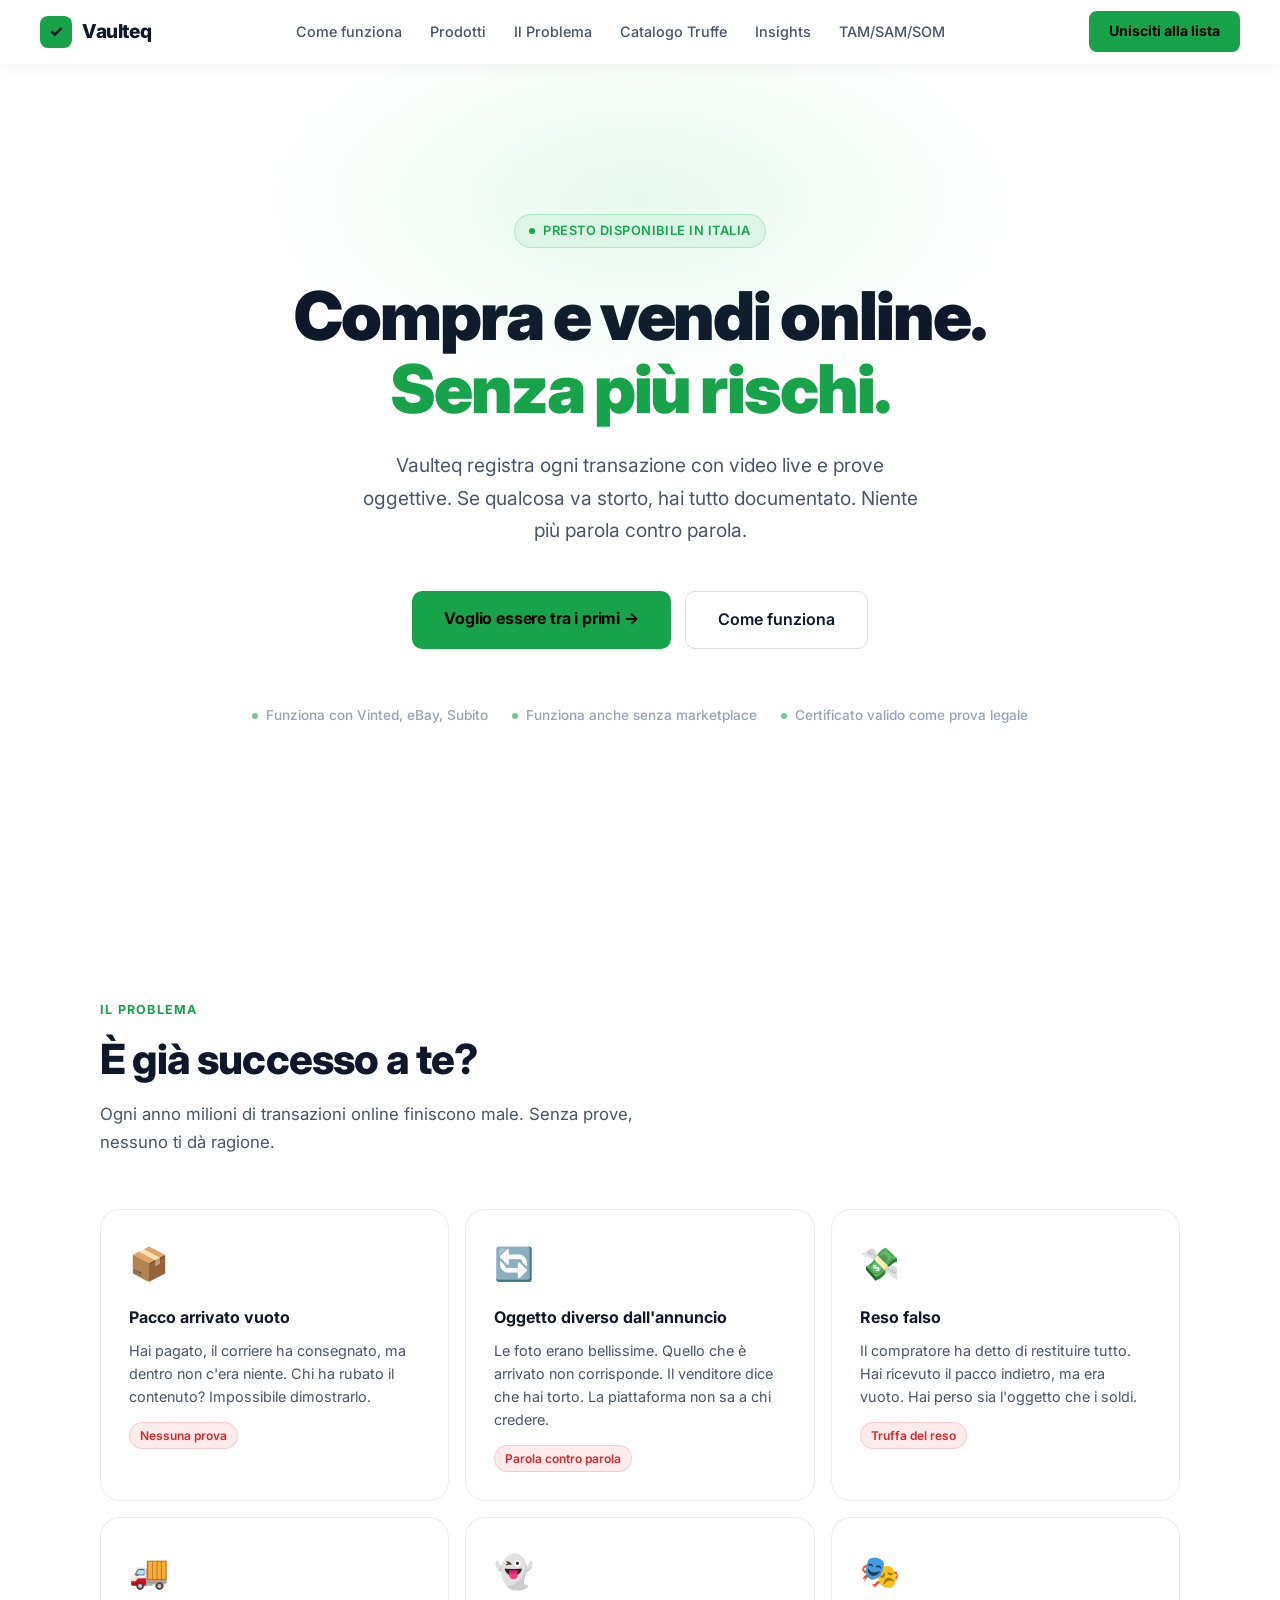
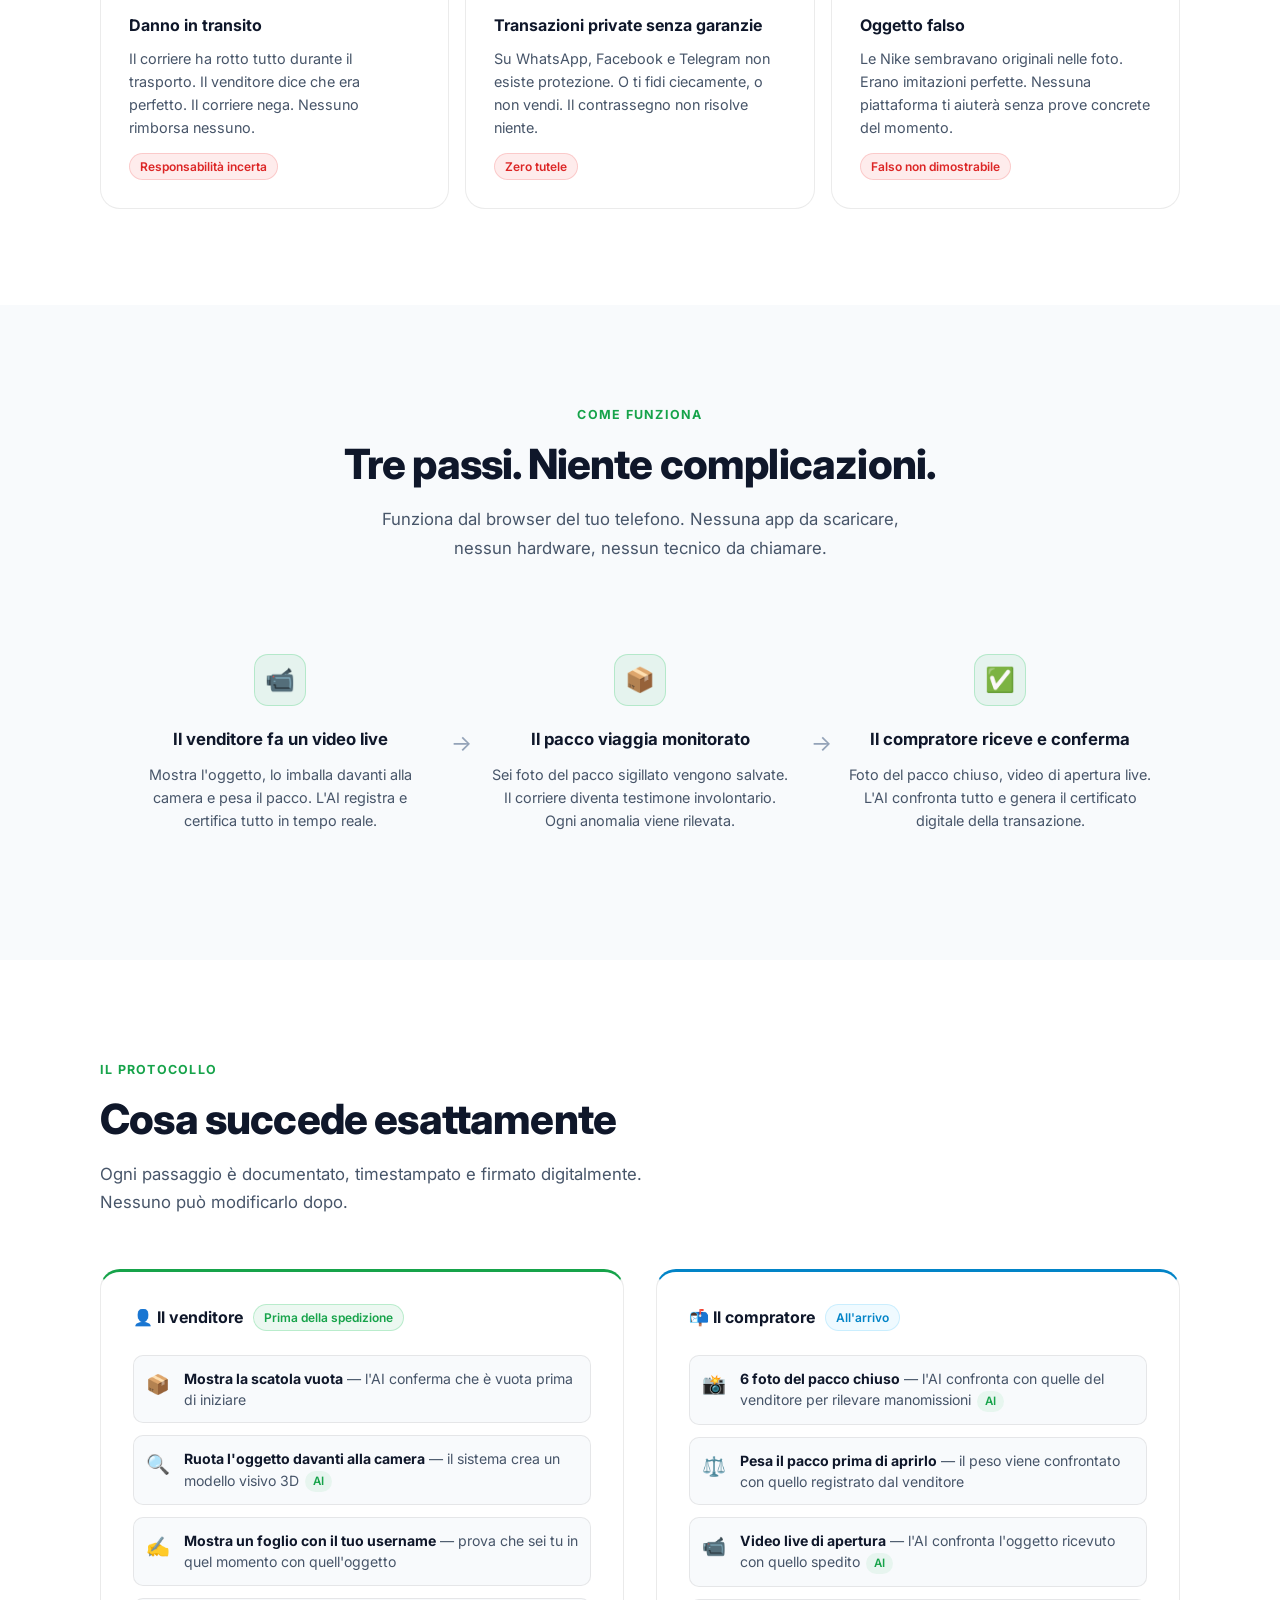
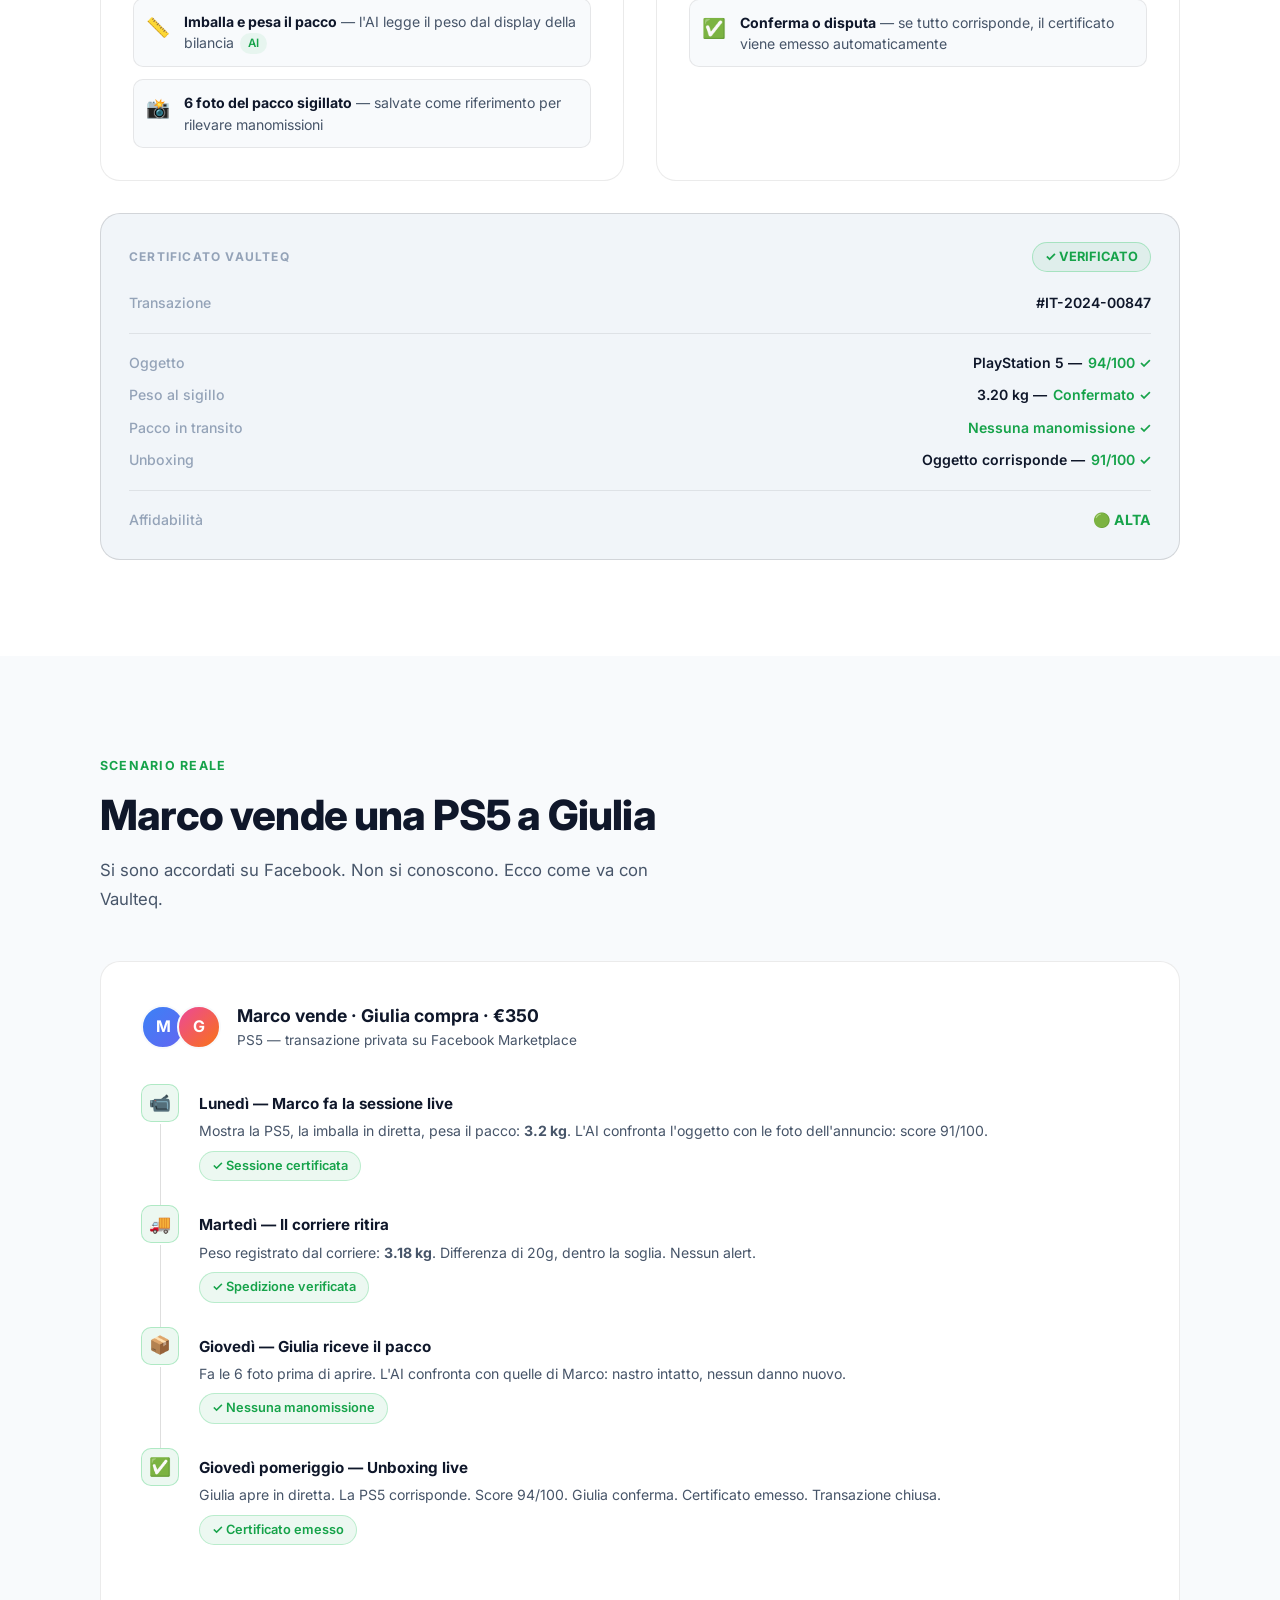
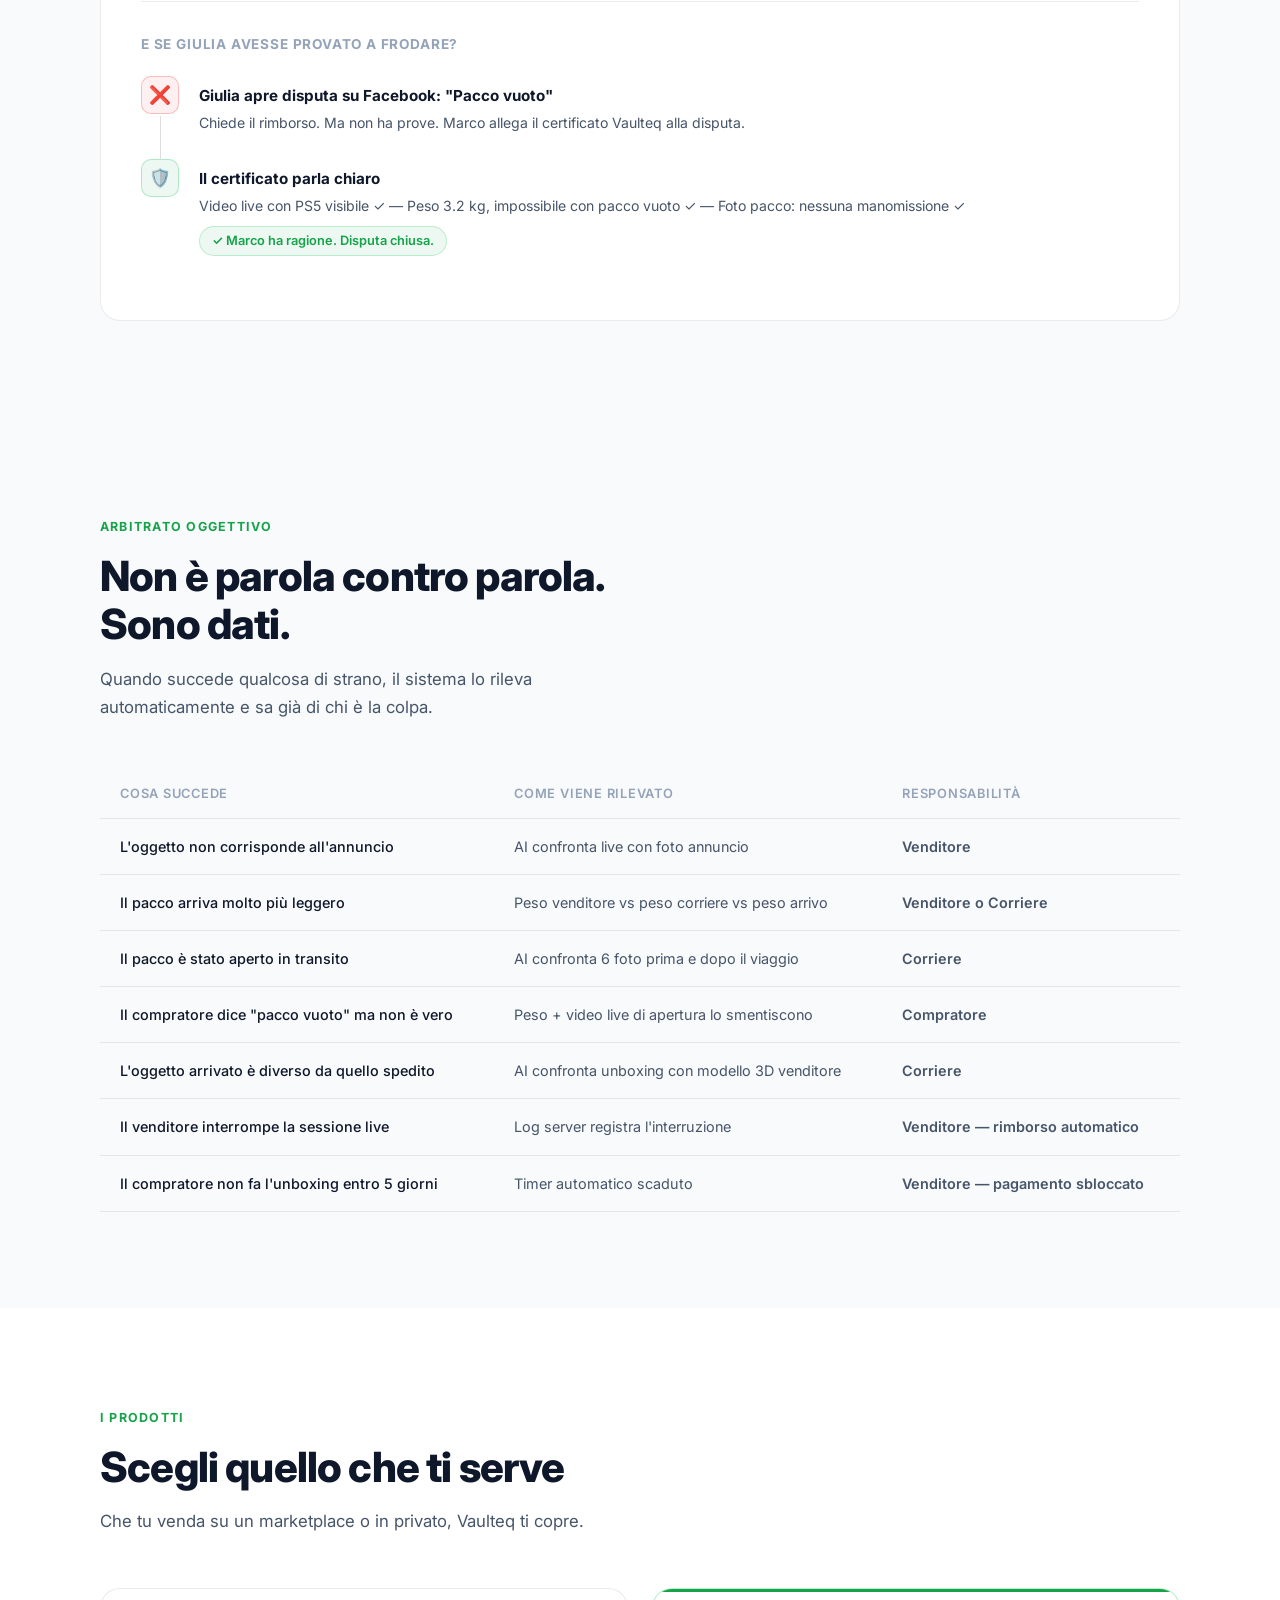
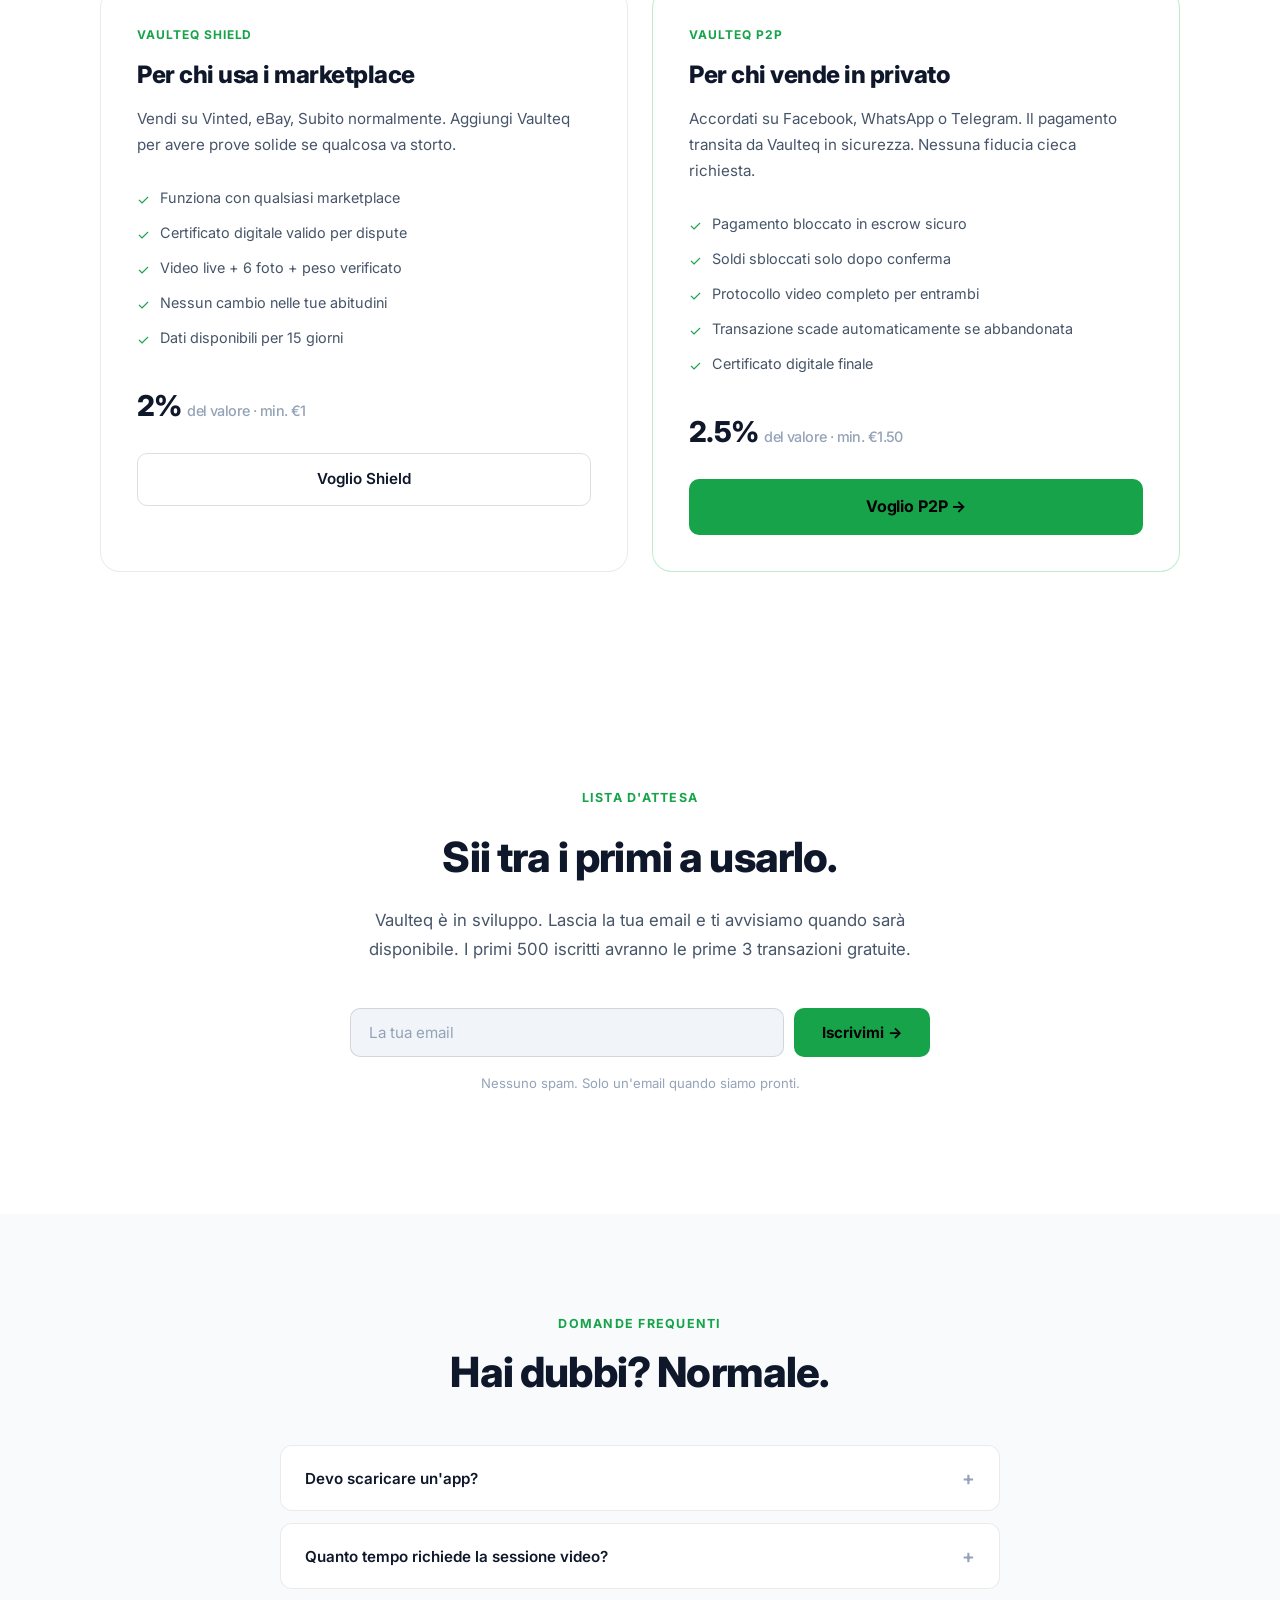
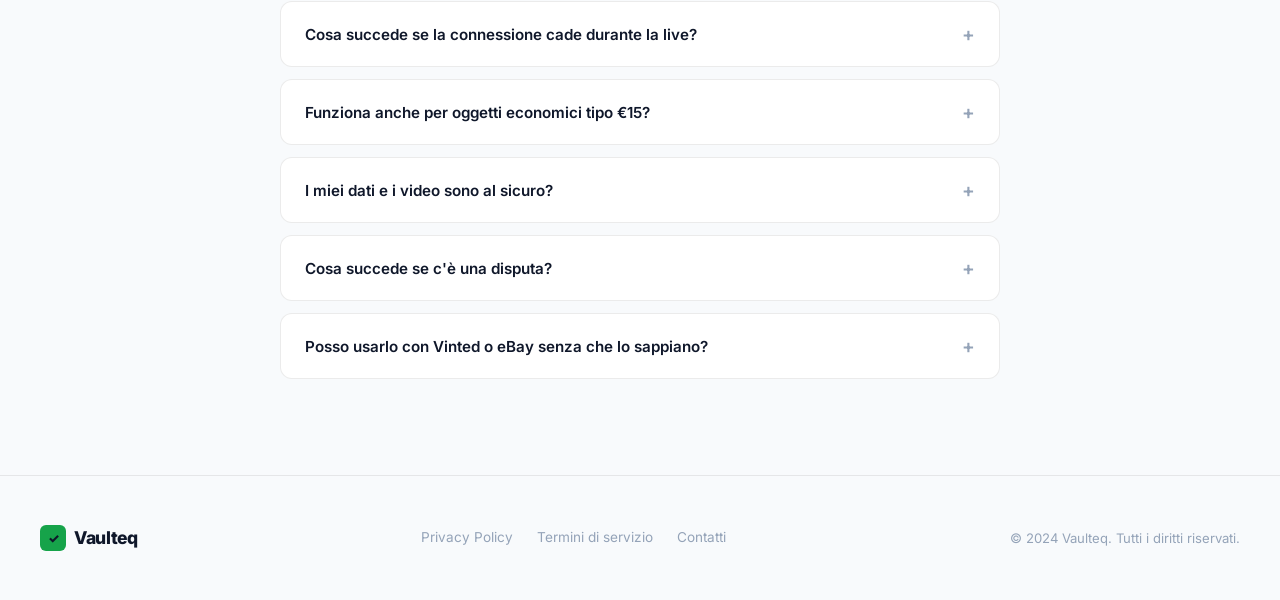
<file: vaulteq-progetto.html>
<!DOCTYPE html>
<html lang="it">
<head>
<meta charset="UTF-8"/>
<meta name="viewport" content="width=device-width,initial-scale=1.0"/>
<title>Vaulteq — Compra e vendi online senza rischi</title>
<meta name="description" content="Vaulteq certifica ogni transazione con video live, prove oggettive e certificato digitale. Niente più truffe, niente più parola contro parola."/>
<link rel="preconnect" href="https://fonts.googleapis.com"/>
<link href="https://fonts.googleapis.com/css2?family=Inter:wght@300;400;500;600;700;800;900&display=swap" rel="stylesheet"/>
<style>
*,*::before,*::after{box-sizing:border-box;margin:0;padding:0}

:root{
  --bg:#ffffff;
  --bg2:#f8fafc;
  --surface:#f1f5f9;
  --card:#ffffff;
  --border:rgba(0,0,0,0.08);
  --border2:rgba(0,0,0,0.13);
  --green:#16a34a;
  --green-dim:#15803d;
  --green-glow:rgba(22,163,74,0.15);
  --green-soft:rgba(22,163,74,0.08);
  --yellow:#d97706;
  --yellow-glow:rgba(217,119,6,0.15);
  --red:#dc2626;
  --red-glow:rgba(220,38,38,0.10);
  --blue:#0284c7;
  --blue-glow:rgba(2,132,199,0.12);
  --text:#0f172a;
  --text2:#475569;
  --text3:#94a3b8;
  --radius:12px;
  --radius-lg:20px;
}

html{scroll-behavior:smooth;scroll-padding-top:68px}
body{font-family:'Inter',sans-serif;background:var(--bg);color:var(--text);overflow-x:hidden;line-height:1.6}
::selection{background:rgba(34,197,94,0.3)}
::-webkit-scrollbar{width:4px}
::-webkit-scrollbar-track{background:var(--bg)}
::-webkit-scrollbar-thumb{background:rgba(0,0,0,0.15);border-radius:4px}

/* ── NAV ── */
nav{
  position:fixed;top:0;left:0;right:0;z-index:200;
  height:64px;display:flex;align-items:center;justify-content:space-between;
  padding:0 40px;
  background:rgba(255,255,255,0.92);
  backdrop-filter:blur(16px);
  border-bottom:1px solid var(--border);
  box-shadow:0 1px 16px rgba(0,0,0,0.06);
}
.nav-logo{display:flex;align-items:center;gap:10px;font-weight:800;font-size:1.2rem;letter-spacing:-0.02em;color:var(--text);text-decoration:none}
.nav-logo-icon{width:32px;height:32px;background:var(--green);border-radius:8px;display:flex;align-items:center;justify-content:center;font-size:16px}
.nav-links{display:flex;align-items:center;gap:28px}
.nav-links a{color:var(--text2);text-decoration:none;font-size:.9rem;font-weight:500;transition:color .2s}
.nav-links a:hover{color:var(--text)}
.nav-cta{background:var(--green);color:#000;font-weight:700;font-size:.88rem;padding:9px 20px;border-radius:8px;text-decoration:none;transition:all .2s}
.nav-cta:hover{background:#16a34a;transform:translateY(-1px)}
@media(max-width:680px){.nav-links{display:none}.nav{padding:0 20px}}

/* ── HERO ── */
.hero{
  min-height:100vh;display:flex;flex-direction:column;align-items:center;justify-content:center;
  padding:120px 24px 80px;text-align:center;position:relative;overflow:hidden;
}
.hero::before{
  content:'';position:absolute;top:0;left:50%;transform:translateX(-50%);
  width:800px;height:400px;
  background:radial-gradient(ellipse at center,rgba(34,197,94,0.10) 0%,transparent 70%);
  pointer-events:none;
}
.hero-badge{
  display:inline-flex;align-items:center;gap:8px;
  background:var(--green-soft);border:1px solid rgba(34,197,94,0.25);
  color:var(--green);font-size:.8rem;font-weight:600;
  padding:6px 14px;border-radius:999px;margin-bottom:32px;letter-spacing:.04em;text-transform:uppercase;
}
.hero-badge span{width:6px;height:6px;background:var(--green);border-radius:50%;animation:pulse 2s infinite}
@keyframes pulse{0%,100%{opacity:1;transform:scale(1)}50%{opacity:.5;transform:scale(.8)}}
.hero h1{
  font-size:clamp(2.4rem,6vw,4.2rem);font-weight:900;line-height:1.08;
  letter-spacing:-0.03em;color:var(--text);max-width:800px;margin-bottom:24px;
}
.hero h1 .green{color:var(--green)}
.hero p{font-size:clamp(1rem,2vw,1.2rem);color:var(--text2);max-width:560px;margin-bottom:44px;line-height:1.7}
.hero-cta{display:flex;gap:14px;flex-wrap:wrap;justify-content:center}
.btn-primary{
  background:var(--green);color:#000;font-weight:700;font-size:1rem;
  padding:15px 32px;border-radius:10px;text-decoration:none;border:none;cursor:pointer;
  transition:all .2s;letter-spacing:-.01em;
}
.btn-primary:hover{background:#16a34a;transform:translateY(-2px);box-shadow:0 8px 30px rgba(34,197,94,0.3)}
.btn-secondary{
  background:transparent;color:var(--text);font-weight:600;font-size:1rem;
  padding:15px 32px;border-radius:10px;text-decoration:none;border:1px solid var(--border2);cursor:pointer;
  transition:all .2s;
}
.btn-secondary:hover{background:var(--surface);transform:translateY(-2px)}
.hero-proof{margin-top:56px;display:flex;align-items:center;gap:24px;flex-wrap:wrap;justify-content:center}
.hero-proof-item{display:flex;align-items:center;gap:8px;color:var(--text3);font-size:.85rem;font-weight:500}
.hero-proof-item .dot{width:6px;height:6px;background:var(--green);border-radius:50%;opacity:.6}

/* ── SECTION BASE ── */
section{padding:96px 24px}
.container{max-width:1080px;margin:0 auto}
.section-label{
  display:inline-block;color:var(--green);font-size:.78rem;font-weight:700;
  letter-spacing:.1em;text-transform:uppercase;margin-bottom:16px;
}
.section-title{font-size:clamp(1.8rem,4vw,2.6rem);font-weight:800;color:var(--text);line-height:1.15;letter-spacing:-.02em;margin-bottom:16px}
.section-sub{color:var(--text2);font-size:1.05rem;max-width:560px;line-height:1.7}

/* ── PROBLEMA ── */
.problema{background:var(--bg)}
.problema-grid{display:grid;grid-template-columns:repeat(auto-fit,minmax(260px,1fr));gap:16px;margin-top:52px}
.problema-card{
  background:var(--card);border:1px solid var(--border);border-radius:var(--radius-lg);
  padding:28px;transition:border-color .2s,transform .2s;
}
.problema-card:hover{border-color:rgba(239,68,68,0.3);transform:translateY(-2px)}
.problema-icon{font-size:2rem;margin-bottom:16px}
.problema-card h3{font-size:1rem;font-weight:700;color:var(--text);margin-bottom:8px}
.problema-card p{font-size:.9rem;color:var(--text2);line-height:1.6}
.problema-card .tag{
  display:inline-block;margin-top:14px;
  background:rgba(239,68,68,0.1);border:1px solid rgba(239,68,68,0.2);
  color:var(--red);font-size:.75rem;font-weight:600;padding:3px 10px;border-radius:999px;
}

/* ── COME FUNZIONA ── */
.come-funziona{background:var(--bg2)}
.steps{display:grid;grid-template-columns:repeat(auto-fit,minmax(220px,1fr));gap:0;margin-top:60px;position:relative}
.step{padding:32px 28px;position:relative;text-align:center}
.step:not(:last-child)::after{
  content:'→';position:absolute;right:-12px;top:50%;transform:translateY(-50%);
  font-size:1.4rem;color:var(--text3);
}
@media(max-width:700px){.step:not(:last-child)::after{content:'↓';right:50%;top:auto;bottom:-16px;transform:translateX(50%)}}
.step-num{
  width:52px;height:52px;border-radius:14px;
  background:var(--green-soft);border:1px solid rgba(34,197,94,0.25);
  display:flex;align-items:center;justify-content:center;
  font-size:1.5rem;margin:0 auto 20px;
}
.step h3{font-size:1.05rem;font-weight:700;color:var(--text);margin-bottom:10px}
.step p{font-size:.9rem;color:var(--text2);line-height:1.6}

/* ── IL PROTOCOLLO ── */
.protocollo{background:var(--bg)}
.proto-grid{display:grid;grid-template-columns:1fr 1fr;gap:32px;margin-top:52px}
@media(max-width:768px){.proto-grid{grid-template-columns:1fr}}
.proto-side{background:var(--card);border:1px solid var(--border);border-radius:var(--radius-lg);padding:32px;overflow:hidden;position:relative}
.proto-side.seller{border-top:3px solid var(--green)}
.proto-side.buyer{border-top:3px solid var(--blue)}
.proto-title{font-size:1rem;font-weight:700;color:var(--text);margin-bottom:24px;display:flex;align-items:center;gap:10px}
.proto-title .badge{
  font-size:.75rem;font-weight:600;padding:3px 10px;border-radius:999px;
}
.badge-green{background:var(--green-soft);color:var(--green);border:1px solid rgba(34,197,94,0.25)}
.badge-blue{background:rgba(56,189,248,0.08);color:var(--blue);border:1px solid rgba(56,189,248,0.2)}
.proto-steps{display:flex;flex-direction:column;gap:12px}
.proto-step{display:flex;align-items:flex-start;gap:14px;padding:12px;border-radius:10px;background:var(--bg2);border:1px solid var(--border)}
.proto-step-icon{font-size:1.2rem;flex-shrink:0;margin-top:1px}
.proto-step-text{font-size:.88rem;color:var(--text2);line-height:1.5}
.proto-step-text strong{color:var(--text);font-weight:700}
.proto-step .ai-badge{
  display:inline-flex;align-items:center;gap:4px;
  background:rgba(34,197,94,0.08);color:var(--green);
  font-size:.72rem;font-weight:600;padding:2px 8px;border-radius:999px;
  margin-left:6px;vertical-align:middle;
}

/* ── SCENARIO ── */
.scenario{background:var(--bg2)}
.scenario-box{
  background:var(--card);border:1px solid var(--border);border-radius:var(--radius-lg);
  padding:40px;margin-top:48px;
}
.scenario-header{display:flex;align-items:center;gap:16px;margin-bottom:32px;flex-wrap:wrap}
.scenario-avatars{display:flex;gap:-8px}
.avatar{
  width:44px;height:44px;border-radius:50%;
  display:flex;align-items:center;justify-content:center;
  font-weight:700;font-size:1rem;border:2px solid var(--bg2);
}
.avatar-m{background:linear-gradient(135deg,#3b82f6,#6366f1);color:#fff}
.avatar-g{background:linear-gradient(135deg,#ec4899,#f97316);color:#fff;margin-left:-8px}
.scenario-title{font-size:1.1rem;font-weight:700;color:var(--text)}
.scenario-sub{font-size:.85rem;color:var(--text2)}
.timeline{display:flex;flex-direction:column;gap:0}
.tl-item{display:flex;gap:20px;padding-bottom:24px;position:relative}
.tl-item:not(:last-child) .tl-line{position:absolute;left:19px;top:40px;bottom:0;width:1px;background:var(--border2)}
.tl-dot{
  width:38px;height:38px;border-radius:10px;flex-shrink:0;
  display:flex;align-items:center;justify-content:center;font-size:1.1rem;
  border:1px solid var(--border2);background:var(--surface);
  position:relative;z-index:1;
}
.tl-dot.ok{background:var(--green-soft);border-color:rgba(34,197,94,0.3)}
.tl-dot.warn{background:rgba(245,158,11,0.08);border-color:rgba(245,158,11,0.3)}
.tl-dot.bad{background:rgba(239,68,68,0.08);border-color:rgba(239,68,68,0.3)}
.tl-content{padding-top:8px}
.tl-content h4{font-size:.95rem;font-weight:700;color:var(--text);margin-bottom:4px}
.tl-content p{font-size:.88rem;color:var(--text2);line-height:1.6}
.tl-content .result{
  display:inline-flex;align-items:center;gap:6px;margin-top:8px;
  font-size:.8rem;font-weight:600;padding:4px 12px;border-radius:999px;
}
.result-ok{background:var(--green-soft);color:var(--green);border:1px solid rgba(34,197,94,0.25)}
.result-bad{background:rgba(239,68,68,0.08);color:var(--red);border:1px solid rgba(239,68,68,0.2)}

/* ── CERTIFICATO ── */
.certificato-preview{
  background:var(--surface);border:1px solid var(--border2);border-radius:var(--radius-lg);
  padding:28px;margin-top:28px;font-family:'Inter',monospace;
}
.cert-header{display:flex;align-items:center;justify-content:space-between;margin-bottom:20px;flex-wrap:gap}
.cert-title{font-size:.75rem;font-weight:700;letter-spacing:.1em;text-transform:uppercase;color:var(--text3)}
.cert-badge-ok{
  background:var(--green-soft);color:var(--green);border:1px solid rgba(34,197,94,0.3);
  font-size:.8rem;font-weight:700;padding:4px 12px;border-radius:999px;
}
.cert-rows{display:flex;flex-direction:column;gap:10px}
.cert-row{display:flex;align-items:center;justify-content:space-between;font-size:.88rem;flex-wrap:wrap;gap:4px}
.cert-row-label{color:var(--text3);font-weight:500}
.cert-row-val{color:var(--text);font-weight:600;display:flex;align-items:center;gap:6px}
.cert-row-val .ok{color:var(--green)}
.cert-divider{height:1px;background:var(--border);margin:8px 0}

/* ── DUE PRODOTTI ── */
.prodotti{background:var(--bg)}
.prodotti-grid{display:grid;grid-template-columns:1fr 1fr;gap:24px;margin-top:52px}
@media(max-width:720px){.prodotti-grid{grid-template-columns:1fr}}
.prodotto-card{
  background:var(--card);border:1px solid var(--border);border-radius:var(--radius-lg);
  padding:36px;transition:border-color .2s,transform .2s;position:relative;overflow:hidden;
}
.prodotto-card.featured{border-color:rgba(34,197,94,0.3)}
.prodotto-card.featured::before{
  content:'';position:absolute;top:0;left:0;right:0;height:3px;background:var(--green);
}
.prodotto-label{
  font-size:.75rem;font-weight:700;letter-spacing:.08em;text-transform:uppercase;
  color:var(--green);margin-bottom:12px;
}
.prodotto-name{font-size:1.5rem;font-weight:800;color:var(--text);margin-bottom:12px;letter-spacing:-.02em}
.prodotto-desc{font-size:.95rem;color:var(--text2);line-height:1.7;margin-bottom:28px}
.prodotto-features{display:flex;flex-direction:column;gap:10px;margin-bottom:32px}
.feature-item{display:flex;align-items:flex-start;gap:10px;font-size:.9rem;color:var(--text2)}
.feature-item .check{color:var(--green);font-size:.9rem;flex-shrink:0;margin-top:2px}
.prodotto-price{
  font-size:1.8rem;font-weight:800;color:var(--text);letter-spacing:-.02em;margin-bottom:4px;
}
.prodotto-price span{font-size:.9rem;font-weight:500;color:var(--text3)}
.prodotto-card .btn-primary{display:block;text-align:center;margin-top:24px}
.prodotto-card .btn-outline{
  display:block;text-align:center;margin-top:24px;
  background:transparent;color:var(--text);font-weight:600;font-size:.95rem;
  padding:13px 24px;border-radius:10px;text-decoration:none;border:1px solid var(--border2);
  transition:all .2s;
}
.prodotto-card .btn-outline:hover{background:var(--surface)}

/* ── ARBITRATO ── */
.arbitrato{background:var(--bg2)}
.arb-table{width:100%;border-collapse:collapse;margin-top:48px;font-size:.9rem}
.arb-table th{
  text-align:left;padding:14px 20px;color:var(--text3);font-weight:600;font-size:.8rem;
  letter-spacing:.06em;text-transform:uppercase;border-bottom:1px solid var(--border);
}
.arb-table td{padding:16px 20px;border-bottom:1px solid var(--border);color:var(--text2);vertical-align:top}
.arb-table tr:hover td{background:rgba(0,0,0,0.02)}
.arb-table td:first-child{color:var(--text);font-weight:500}
.arb-table td:last-child{font-weight:600}
.col-green{color:var(--green)}
.col-red{color:var(--red)}
.col-yellow{color:var(--yellow)}
.col-blue{color:var(--blue)}
@media(max-width:640px){
  .arb-table th:nth-child(2),.arb-table td:nth-child(2){display:none}
}

/* ── WAITLIST ── */
.waitlist{background:var(--bg);padding:120px 24px}
.waitlist-box{
  max-width:580px;margin:0 auto;text-align:center;
}
.waitlist-box h2{font-size:clamp(1.8rem,4vw,2.6rem);font-weight:800;color:var(--text);letter-spacing:-.02em;margin-bottom:16px}
.waitlist-box p{color:var(--text2);font-size:1.05rem;margin-bottom:44px;line-height:1.7}
.form-row{display:flex;gap:10px;flex-wrap:wrap;justify-content:center}
.form-input{
  flex:1;min-width:220px;background:var(--surface);border:1px solid var(--border2);
  color:var(--text);font-size:.95rem;padding:14px 18px;border-radius:10px;
  outline:none;transition:border-color .2s;font-family:'Inter',sans-serif;
}
.form-input::placeholder{color:var(--text3)}
.form-input:focus{border-color:rgba(34,197,94,0.5)}
.form-btn{
  background:var(--green);color:#000;font-weight:700;font-size:.95rem;
  padding:14px 28px;border-radius:10px;border:none;cursor:pointer;
  transition:all .2s;font-family:'Inter',sans-serif;white-space:nowrap;
}
.form-btn:hover{background:#16a34a;transform:translateY(-1px)}
.form-note{margin-top:16px;font-size:.82rem;color:var(--text3)}
.success-msg{
  display:none;background:var(--green-soft);border:1px solid rgba(34,197,94,0.3);
  color:var(--green);padding:16px 24px;border-radius:10px;font-weight:600;margin-top:20px;
}

/* ── FAQ ── */
.faq{background:var(--bg2)}
.faq-list{max-width:720px;margin:48px auto 0;display:flex;flex-direction:column;gap:12px}
.faq-item{background:var(--card);border:1px solid var(--border);border-radius:var(--radius);overflow:hidden}
.faq-q{
  width:100%;text-align:left;background:none;border:none;color:var(--text);
  font-size:.95rem;font-weight:600;padding:20px 24px;cursor:pointer;
  display:flex;align-items:center;justify-content:space-between;gap:16px;
  font-family:'Inter',sans-serif;transition:background .2s;
}
.faq-q:hover{background:rgba(0,0,0,0.02)}
.faq-icon{font-size:1.2rem;color:var(--text3);flex-shrink:0;transition:transform .25s}
.faq-item.open .faq-icon{transform:rotate(45deg)}
.faq-a{
  max-height:0;overflow:hidden;transition:max-height .3s ease,padding .3s;
  font-size:.9rem;color:var(--text2);line-height:1.7;padding:0 24px;
}
.faq-item.open .faq-a{max-height:300px;padding:0 24px 20px}

/* ── FOOTER ── */
footer{
  background:var(--bg2);border-top:1px solid var(--border);
  padding:48px 40px;display:flex;align-items:center;justify-content:space-between;
  flex-wrap:wrap;gap:20px;
}
.footer-logo{font-weight:800;font-size:1.1rem;color:var(--text);letter-spacing:-.02em;display:flex;align-items:center;gap:8px}
.footer-logo-icon{width:26px;height:26px;background:var(--green);border-radius:6px;display:flex;align-items:center;justify-content:center;font-size:13px}
.footer-links{display:flex;gap:24px;flex-wrap:wrap}
.footer-links a{color:var(--text3);font-size:.85rem;text-decoration:none;transition:color .2s}
.footer-links a:hover{color:var(--text2)}
.footer-copy{color:var(--text3);font-size:.82rem}

/* ── ANIMATIONS ── */
.fade-up{opacity:0;transform:translateY(24px);transition:opacity .6s ease,transform .6s ease}
.fade-up.visible{opacity:1;transform:translateY(0)}
</style>
</head>
<body>

<!-- NAV -->
<nav>
  <a href="index.html" class="nav-logo">
    <div class="nav-logo-icon">✓</div>
    Vaulteq
  </a>
  <div class="nav-links">
    <a href="#come-funziona">Come funziona</a>
    <a href="#prodotti">Prodotti</a>
    <a href="vaulteq-problema.html">Il Problema</a>
    <a href="vaulteq-catalogo-truffe.html">Catalogo Truffe</a>
    <a href="vaulteq-insights.html">Insights</a>
    <a href="vaulteq-tam-sam-som.html">TAM/SAM/SOM</a>
  </div>
  <a href="#waitlist" class="nav-cta">Unisciti alla lista</a>
</nav>

<!-- HERO -->
<section class="hero">
  <div class="hero-badge"><span></span> Presto disponibile in Italia</div>
  <h1>Compra e vendi online.<br><span class="green">Senza più rischi.</span></h1>
  <p>Vaulteq registra ogni transazione con video live e prove oggettive. Se qualcosa va storto, hai tutto documentato. Niente più parola contro parola.</p>
  <div class="hero-cta">
    <a href="#waitlist" class="btn-primary">Voglio essere tra i primi →</a>
    <a href="#come-funziona" class="btn-secondary">Come funziona</a>
  </div>
  <div class="hero-proof">
    <div class="hero-proof-item"><span class="dot"></span>Funziona con Vinted, eBay, Subito</div>
    <div class="hero-proof-item"><span class="dot"></span>Funziona anche senza marketplace</div>
    <div class="hero-proof-item"><span class="dot"></span>Certificato valido come prova legale</div>
  </div>
</section>

<!-- IL PROBLEMA -->
<section class="problema" id="problema">
  <div class="container">
    <div class="fade-up">
      <span class="section-label">Il problema</span>
      <h2 class="section-title">È già successo a te?</h2>
      <p class="section-sub">Ogni anno milioni di transazioni online finiscono male. Senza prove, nessuno ti dà ragione.</p>
    </div>
    <div class="problema-grid">
      <div class="problema-card fade-up">
        <div class="problema-icon">📦</div>
        <h3>Pacco arrivato vuoto</h3>
        <p>Hai pagato, il corriere ha consegnato, ma dentro non c'era niente. Chi ha rubato il contenuto? Impossibile dimostrarlo.</p>
        <span class="tag">Nessuna prova</span>
      </div>
      <div class="problema-card fade-up">
        <div class="problema-icon">🔄</div>
        <h3>Oggetto diverso dall'annuncio</h3>
        <p>Le foto erano bellissime. Quello che è arrivato non corrisponde. Il venditore dice che hai torto. La piattaforma non sa a chi credere.</p>
        <span class="tag">Parola contro parola</span>
      </div>
      <div class="problema-card fade-up">
        <div class="problema-icon">💸</div>
        <h3>Reso falso</h3>
        <p>Il compratore ha detto di restituire tutto. Hai ricevuto il pacco indietro, ma era vuoto. Hai perso sia l'oggetto che i soldi.</p>
        <span class="tag">Truffa del reso</span>
      </div>
      <div class="problema-card fade-up">
        <div class="problema-icon">🚚</div>
        <h3>Danno in transito</h3>
        <p>Il corriere ha rotto tutto durante il trasporto. Il venditore dice che era perfetto. Il corriere nega. Nessuno rimborsa nessuno.</p>
        <span class="tag">Responsabilità incerta</span>
      </div>
      <div class="problema-card fade-up">
        <div class="problema-icon">👻</div>
        <h3>Transazioni private senza garanzie</h3>
        <p>Su WhatsApp, Facebook e Telegram non esiste protezione. O ti fidi ciecamente, o non vendi. Il contrassegno non risolve niente.</p>
        <span class="tag">Zero tutele</span>
      </div>
      <div class="problema-card fade-up">
        <div class="problema-icon">🎭</div>
        <h3>Oggetto falso</h3>
        <p>Le Nike sembravano originali nelle foto. Erano imitazioni perfette. Nessuna piattaforma ti aiuterà senza prove concrete del momento.</p>
        <span class="tag">Falso non dimostrabile</span>
      </div>
    </div>
  </div>
</section>

<!-- COME FUNZIONA -->
<section class="come-funziona" id="come-funziona">
  <div class="container">
    <div class="fade-up" style="text-align:center">
      <span class="section-label">Come funziona</span>
      <h2 class="section-title">Tre passi. Niente complicazioni.</h2>
      <p class="section-sub" style="margin:0 auto">Funziona dal browser del tuo telefono. Nessuna app da scaricare, nessun hardware, nessun tecnico da chiamare.</p>
    </div>
    <div class="steps fade-up" style="margin-top:60px">
      <div class="step">
        <div class="step-num">📹</div>
        <h3>Il venditore fa un video live</h3>
        <p>Mostra l'oggetto, lo imballa davanti alla camera e pesa il pacco. L'AI registra e certifica tutto in tempo reale.</p>
      </div>
      <div class="step">
        <div class="step-num">📦</div>
        <h3>Il pacco viaggia monitorato</h3>
        <p>Sei foto del pacco sigillato vengono salvate. Il corriere diventa testimone involontario. Ogni anomalia viene rilevata.</p>
      </div>
      <div class="step">
        <div class="step-num">✅</div>
        <h3>Il compratore riceve e conferma</h3>
        <p>Foto del pacco chiuso, video di apertura live. L'AI confronta tutto e genera il certificato digitale della transazione.</p>
      </div>
    </div>
  </div>
</section>

<!-- IL PROTOCOLLO -->
<section class="protocollo" id="protocollo">
  <div class="container">
    <div class="fade-up">
      <span class="section-label">Il protocollo</span>
      <h2 class="section-title">Cosa succede esattamente</h2>
      <p class="section-sub">Ogni passaggio è documentato, timestampato e firmato digitalmente. Nessuno può modificarlo dopo.</p>
    </div>
    <div class="proto-grid fade-up">
      <div class="proto-side seller">
        <div class="proto-title">
          👤 Il venditore
          <span class="badge badge-green">Prima della spedizione</span>
        </div>
        <div class="proto-steps">
          <div class="proto-step">
            <div class="proto-step-icon">📦</div>
            <div class="proto-step-text"><strong>Mostra la scatola vuota</strong> — l'AI conferma che è vuota prima di iniziare</div>
          </div>
          <div class="proto-step">
            <div class="proto-step-icon">🔍</div>
            <div class="proto-step-text"><strong>Ruota l'oggetto davanti alla camera</strong> — il sistema crea un modello visivo 3D<span class="ai-badge">AI</span></div>
          </div>
          <div class="proto-step">
            <div class="proto-step-icon">✍️</div>
            <div class="proto-step-text"><strong>Mostra un foglio con il tuo username</strong> — prova che sei tu in quel momento con quell'oggetto</div>
          </div>
          <div class="proto-step">
            <div class="proto-step-icon">📏</div>
            <div class="proto-step-text"><strong>Imballa e pesa il pacco</strong> — l'AI legge il peso dal display della bilancia<span class="ai-badge">AI</span></div>
          </div>
          <div class="proto-step">
            <div class="proto-step-icon">📸</div>
            <div class="proto-step-text"><strong>6 foto del pacco sigillato</strong> — salvate come riferimento per rilevare manomissioni</div>
          </div>
        </div>
      </div>
      <div class="proto-side buyer">
        <div class="proto-title">
          📬 Il compratore
          <span class="badge badge-blue">All'arrivo</span>
        </div>
        <div class="proto-steps">
          <div class="proto-step">
            <div class="proto-step-icon">📸</div>
            <div class="proto-step-text"><strong>6 foto del pacco chiuso</strong> — l'AI confronta con quelle del venditore per rilevare manomissioni<span class="ai-badge">AI</span></div>
          </div>
          <div class="proto-step">
            <div class="proto-step-icon">⚖️</div>
            <div class="proto-step-text"><strong>Pesa il pacco prima di aprirlo</strong> — il peso viene confrontato con quello registrato dal venditore</div>
          </div>
          <div class="proto-step">
            <div class="proto-step-icon">📹</div>
            <div class="proto-step-text"><strong>Video live di apertura</strong> — l'AI confronta l'oggetto ricevuto con quello spedito<span class="ai-badge">AI</span></div>
          </div>
          <div class="proto-step">
            <div class="proto-step-icon">✅</div>
            <div class="proto-step-text"><strong>Conferma o disputa</strong> — se tutto corrisponde, il certificato viene emesso automaticamente</div>
          </div>
        </div>
      </div>
    </div>

    <!-- CERTIFICATO PREVIEW -->
    <div class="certificato-preview fade-up" style="margin-top:32px">
      <div class="cert-header" style="display:flex;align-items:center;justify-content:space-between;margin-bottom:20px">
        <span class="cert-title">Certificato Vaulteq</span>
        <span class="cert-badge-ok">✓ VERIFICATO</span>
      </div>
      <div class="cert-rows">
        <div class="cert-row"><span class="cert-row-label">Transazione</span><span class="cert-row-val">#IT-2024-00847</span></div>
        <div class="cert-divider"></div>
        <div class="cert-row"><span class="cert-row-label">Oggetto</span><span class="cert-row-val">PlayStation 5 — <span class="ok">94/100 ✓</span></span></div>
        <div class="cert-row"><span class="cert-row-label">Peso al sigillo</span><span class="cert-row-val">3.20 kg — <span class="ok">Confermato ✓</span></span></div>
        <div class="cert-row"><span class="cert-row-label">Pacco in transito</span><span class="cert-row-val"><span class="ok">Nessuna manomissione ✓</span></span></div>
        <div class="cert-row"><span class="cert-row-label">Unboxing</span><span class="cert-row-val">Oggetto corrisponde — <span class="ok">91/100 ✓</span></span></div>
        <div class="cert-divider"></div>
        <div class="cert-row"><span class="cert-row-label">Affidabilità</span><span class="cert-row-val" style="color:var(--green);font-weight:700">🟢 ALTA</span></div>
      </div>
    </div>
  </div>
</section>

<!-- SCENARIO REALE -->
<section class="scenario" id="scenario">
  <div class="container">
    <div class="fade-up">
      <span class="section-label">Scenario reale</span>
      <h2 class="section-title">Marco vende una PS5 a Giulia</h2>
      <p class="section-sub">Si sono accordati su Facebook. Non si conoscono. Ecco come va con Vaulteq.</p>
    </div>
    <div class="scenario-box fade-up">
      <div class="scenario-header">
        <div style="display:flex">
          <div class="avatar avatar-m">M</div>
          <div class="avatar avatar-g">G</div>
        </div>
        <div>
          <div class="scenario-title">Marco vende · Giulia compra · €350</div>
          <div class="scenario-sub">PS5 — transazione privata su Facebook Marketplace</div>
        </div>
      </div>
      <div class="timeline">
        <div class="tl-item">
          <div class="tl-line"></div>
          <div class="tl-dot ok">📹</div>
          <div class="tl-content">
            <h4>Lunedì — Marco fa la sessione live</h4>
            <p>Mostra la PS5, la imballa in diretta, pesa il pacco: <strong>3.2 kg</strong>. L'AI confronta l'oggetto con le foto dell'annuncio: score 91/100.</p>
            <span class="result result-ok">✓ Sessione certificata</span>
          </div>
        </div>
        <div class="tl-item">
          <div class="tl-line"></div>
          <div class="tl-dot ok">🚚</div>
          <div class="tl-content">
            <h4>Martedì — Il corriere ritira</h4>
            <p>Peso registrato dal corriere: <strong>3.18 kg</strong>. Differenza di 20g, dentro la soglia. Nessun alert.</p>
            <span class="result result-ok">✓ Spedizione verificata</span>
          </div>
        </div>
        <div class="tl-item">
          <div class="tl-line"></div>
          <div class="tl-dot ok">📦</div>
          <div class="tl-content">
            <h4>Giovedì — Giulia riceve il pacco</h4>
            <p>Fa le 6 foto prima di aprire. L'AI confronta con quelle di Marco: nastro intatto, nessun danno nuovo.</p>
            <span class="result result-ok">✓ Nessuna manomissione</span>
          </div>
        </div>
        <div class="tl-item">
          <div class="tl-dot ok">✅</div>
          <div class="tl-content">
            <h4>Giovedì pomeriggio — Unboxing live</h4>
            <p>Giulia apre in diretta. La PS5 corrisponde. Score 94/100. Giulia conferma. Certificato emesso. Transazione chiusa.</p>
            <span class="result result-ok">✓ Certificato emesso</span>
          </div>
        </div>
      </div>

      <!-- CASO FRODE -->
      <div style="margin-top:32px;padding-top:32px;border-top:1px solid var(--border)">
        <div style="font-size:.85rem;font-weight:700;color:var(--text3);letter-spacing:.06em;text-transform:uppercase;margin-bottom:20px">
          E se Giulia avesse provato a frodare?
        </div>
        <div class="timeline">
          <div class="tl-item">
            <div class="tl-line"></div>
            <div class="tl-dot bad">❌</div>
            <div class="tl-content">
              <h4>Giulia apre disputa su Facebook: "Pacco vuoto"</h4>
              <p>Chiede il rimborso. Ma non ha prove. Marco allega il certificato Vaulteq alla disputa.</p>
            </div>
          </div>
          <div class="tl-item">
            <div class="tl-dot ok">🛡️</div>
            <div class="tl-content">
              <h4>Il certificato parla chiaro</h4>
              <p>Video live con PS5 visibile ✓ — Peso 3.2 kg, impossibile con pacco vuoto ✓ — Foto pacco: nessuna manomissione ✓</p>
              <span class="result result-ok">✓ Marco ha ragione. Disputa chiusa.</span>
            </div>
          </div>
        </div>
      </div>
    </div>
  </div>
</section>

<!-- CHI HA TORTO -->
<section class="arbitrato" id="arbitrato">
  <div class="container">
    <div class="fade-up">
      <span class="section-label">Arbitrato oggettivo</span>
      <h2 class="section-title">Non è parola contro parola.<br>Sono dati.</h2>
      <p class="section-sub">Quando succede qualcosa di strano, il sistema lo rileva automaticamente e sa già di chi è la colpa.</p>
    </div>
    <div class="fade-up" style="overflow-x:auto;margin-top:0">
      <table class="arb-table">
        <thead>
          <tr>
            <th>Cosa succede</th>
            <th>Come viene rilevato</th>
            <th>Responsabilità</th>
          </tr>
        </thead>
        <tbody>
          <tr>
            <td>L'oggetto non corrisponde all'annuncio</td>
            <td>AI confronta live con foto annuncio</td>
            <td class="col-red">Venditore</td>
          </tr>
          <tr>
            <td>Il pacco arriva molto più leggero</td>
            <td>Peso venditore vs peso corriere vs peso arrivo</td>
            <td class="col-yellow">Venditore o Corriere</td>
          </tr>
          <tr>
            <td>Il pacco è stato aperto in transito</td>
            <td>AI confronta 6 foto prima e dopo il viaggio</td>
            <td class="col-blue">Corriere</td>
          </tr>
          <tr>
            <td>Il compratore dice "pacco vuoto" ma non è vero</td>
            <td>Peso + video live di apertura lo smentiscono</td>
            <td class="col-red">Compratore</td>
          </tr>
          <tr>
            <td>L'oggetto arrivato è diverso da quello spedito</td>
            <td>AI confronta unboxing con modello 3D venditore</td>
            <td class="col-blue">Corriere</td>
          </tr>
          <tr>
            <td>Il venditore interrompe la sessione live</td>
            <td>Log server registra l'interruzione</td>
            <td class="col-red">Venditore — rimborso automatico</td>
          </tr>
          <tr>
            <td>Il compratore non fa l'unboxing entro 5 giorni</td>
            <td>Timer automatico scaduto</td>
            <td class="col-green">Venditore — pagamento sbloccato</td>
          </tr>
        </tbody>
      </table>
    </div>
  </div>
</section>

<!-- I DUE PRODOTTI -->
<section class="prodotti" id="prodotti">
  <div class="container">
    <div class="fade-up">
      <span class="section-label">I prodotti</span>
      <h2 class="section-title">Scegli quello che ti serve</h2>
      <p class="section-sub">Che tu venda su un marketplace o in privato, Vaulteq ti copre.</p>
    </div>
    <div class="prodotti-grid fade-up">
      <div class="prodotto-card">
        <div class="prodotto-label">Vaulteq Shield</div>
        <div class="prodotto-name">Per chi usa i marketplace</div>
        <div class="prodotto-desc">Vendi su Vinted, eBay, Subito normalmente. Aggiungi Vaulteq per avere prove solide se qualcosa va storto.</div>
        <div class="prodotto-features">
          <div class="feature-item"><span class="check">✓</span>Funziona con qualsiasi marketplace</div>
          <div class="feature-item"><span class="check">✓</span>Certificato digitale valido per dispute</div>
          <div class="feature-item"><span class="check">✓</span>Video live + 6 foto + peso verificato</div>
          <div class="feature-item"><span class="check">✓</span>Nessun cambio nelle tue abitudini</div>
          <div class="feature-item"><span class="check">✓</span>Dati disponibili per 15 giorni</div>
        </div>
        <div class="prodotto-price">2% <span>del valore · min. €1</span></div>
        <a href="#waitlist" class="btn-outline">Voglio Shield</a>
      </div>
      <div class="prodotto-card featured">
        <div class="prodotto-label">Vaulteq P2P</div>
        <div class="prodotto-name">Per chi vende in privato</div>
        <div class="prodotto-desc">Accordati su Facebook, WhatsApp o Telegram. Il pagamento transita da Vaulteq in sicurezza. Nessuna fiducia cieca richiesta.</div>
        <div class="prodotto-features">
          <div class="feature-item"><span class="check">✓</span>Pagamento bloccato in escrow sicuro</div>
          <div class="feature-item"><span class="check">✓</span>Soldi sbloccati solo dopo conferma</div>
          <div class="feature-item"><span class="check">✓</span>Protocollo video completo per entrambi</div>
          <div class="feature-item"><span class="check">✓</span>Transazione scade automaticamente se abbandonata</div>
          <div class="feature-item"><span class="check">✓</span>Certificato digitale finale</div>
        </div>
        <div class="prodotto-price">2.5% <span>del valore · min. €1.50</span></div>
        <a href="#waitlist" class="btn-primary">Voglio P2P →</a>
      </div>
    </div>
  </div>
</section>

<!-- WAITLIST -->
<section class="waitlist" id="waitlist">
  <div class="waitlist-box fade-up">
    <span class="section-label" style="display:block;margin-bottom:16px">Lista d'attesa</span>
    <h2>Sii tra i primi a usarlo.</h2>
    <p>Vaulteq è in sviluppo. Lascia la tua email e ti avvisiamo quando sarà disponibile. I primi 500 iscritti avranno le prime 3 transazioni gratuite.</p>
    <form id="waitlistForm" onsubmit="submitForm(event)">
      <div class="form-row">
        <input type="email" class="form-input" placeholder="La tua email" required id="emailInput"/>
        <button type="submit" class="form-btn">Iscrivimi →</button>
      </div>
      <div class="form-note">Nessuno spam. Solo un'email quando siamo pronti.</div>
      <div class="success-msg" id="successMsg">🎉 Perfetto! Ti avvisiamo appena Vaulteq è disponibile.</div>
    </form>
  </div>
</section>

<!-- FAQ -->
<section class="faq" id="faq">
  <div class="container">
    <div class="fade-up" style="text-align:center">
      <span class="section-label">Domande frequenti</span>
      <h2 class="section-title">Hai dubbi? Normale.</h2>
    </div>
    <div class="faq-list fade-up">
      <div class="faq-item">
        <button class="faq-q" onclick="toggleFaq(this)">
          Devo scaricare un'app?
          <span class="faq-icon">+</span>
        </button>
        <div class="faq-a">No. Vaulteq funziona direttamente dal browser del tuo telefono o computer. Nessuna app da installare, nessun account complicato.</div>
      </div>
      <div class="faq-item">
        <button class="faq-q" onclick="toggleFaq(this)">
          Quanto tempo richiede la sessione video?
          <span class="faq-icon">+</span>
        </button>
        <div class="faq-a">La sessione del venditore dura circa 8 minuti. Quella del compratore circa 4 minuti. In totale meno di 15 minuti per avere una transazione completamente certificata.</div>
      </div>
      <div class="faq-item">
        <button class="faq-q" onclick="toggleFaq(this)">
          Cosa succede se la connessione cade durante la live?
          <span class="faq-icon">+</span>
        </button>
        <div class="faq-a">La sessione viene annullata e bisogna ricominciare da zero. È una scelta precisa: un'interruzione potrebbe essere un tentativo di manipolazione. Questo tutela entrambe le parti.</div>
      </div>
      <div class="faq-item">
        <button class="faq-q" onclick="toggleFaq(this)">
          Funziona anche per oggetti economici tipo €15?
          <span class="faq-icon">+</span>
        </button>
        <div class="faq-a">Tecnicamente sì, ma non ha molto senso economico. Vaulteq è pensato per transazioni dove il rischio di frode supera il costo della fee — in genere da €80-100 in su. Per oggetti di valore basso, la piattaforma di per sé già offre protezioni sufficienti.</div>
      </div>
      <div class="faq-item">
        <button class="faq-q" onclick="toggleFaq(this)">
          I miei dati e i video sono al sicuro?
          <span class="faq-icon">+</span>
        </button>
        <div class="faq-a">I video e le foto vengono conservati per 15 giorni dalla data di transazione, poi eliminati automaticamente salvo disputa aperta. Tutti i dati sono cifrati e non vengono mai condivisi con terze parti senza consenso esplicito.</div>
      </div>
      <div class="faq-item">
        <button class="faq-q" onclick="toggleFaq(this)">
          Cosa succede se c'è una disputa?
          <span class="faq-icon">+</span>
        </button>
        <div class="faq-a">Il sistema analizza automaticamente i dati oggettivi: pesi, score AI, confronto foto, log delle sessioni. Nel 90% dei casi la responsabilità è chiara dai dati. Per i casi ambigui, un team di revisione esamina le prove entro 48 ore.</div>
      </div>
      <div class="faq-item">
        <button class="faq-q" onclick="toggleFaq(this)">
          Posso usarlo con Vinted o eBay senza che lo sappiano?
          <span class="faq-icon">+</span>
        </button>
        <div class="faq-a">Sì. Vaulteq è un servizio aggiuntivo che usi parallelamente alla piattaforma che preferisci. Non modifica il processo di acquisto sui marketplace, lo integra con uno strato di certificazione esterno che puoi allegare come prova in caso di disputa.</div>
      </div>
    </div>
  </div>
</section>

<!-- FOOTER -->
<footer>
  <div class="footer-logo">
    <div class="footer-logo-icon">✓</div>
    Vaulteq
  </div>
  <div class="footer-links">
    <a href="#">Privacy Policy</a>
    <a href="#">Termini di servizio</a>
    <a href="#">Contatti</a>
  </div>
  <div class="footer-copy">© 2024 Vaulteq. Tutti i diritti riservati.</div>
</footer>

<script>
// Fade-up on scroll
const fadeEls = document.querySelectorAll('.fade-up');
const observer = new IntersectionObserver((entries) => {
  entries.forEach(e => {
    if (e.isIntersecting) {
      e.target.classList.add('visible');
      observer.unobserve(e.target);
    }
  });
}, { threshold: 0.1, rootMargin: '0px 0px -40px 0px' });
fadeEls.forEach(el => observer.observe(el));

// Hero visible immediately
document.querySelector('.hero').querySelectorAll('.fade-up').forEach(el => {
  el.classList.add('visible');
});

// FAQ toggle
function toggleFaq(btn) {
  const item = btn.closest('.faq-item');
  const isOpen = item.classList.contains('open');
  document.querySelectorAll('.faq-item.open').forEach(el => el.classList.remove('open'));
  if (!isOpen) item.classList.add('open');
}

// Waitlist form
function submitForm(e) {
  e.preventDefault();
  const email = document.getElementById('emailInput').value;
  if (!email) return;
  document.getElementById('successMsg').style.display = 'block';
  document.getElementById('emailInput').value = '';
  document.getElementById('emailInput').disabled = true;
  document.querySelector('.form-btn').disabled = true;
  document.querySelector('.form-btn').textContent = '✓ Iscritto';
}

// Smooth nav background
window.addEventListener('scroll', () => {
  const nav = document.querySelector('nav');
  nav.style.borderBottomColor = window.scrollY > 20
    ? 'rgba(255,255,255,0.08)'
    : 'rgba(255,255,255,0.04)';
});
</script>
</body>
</html>
</file>
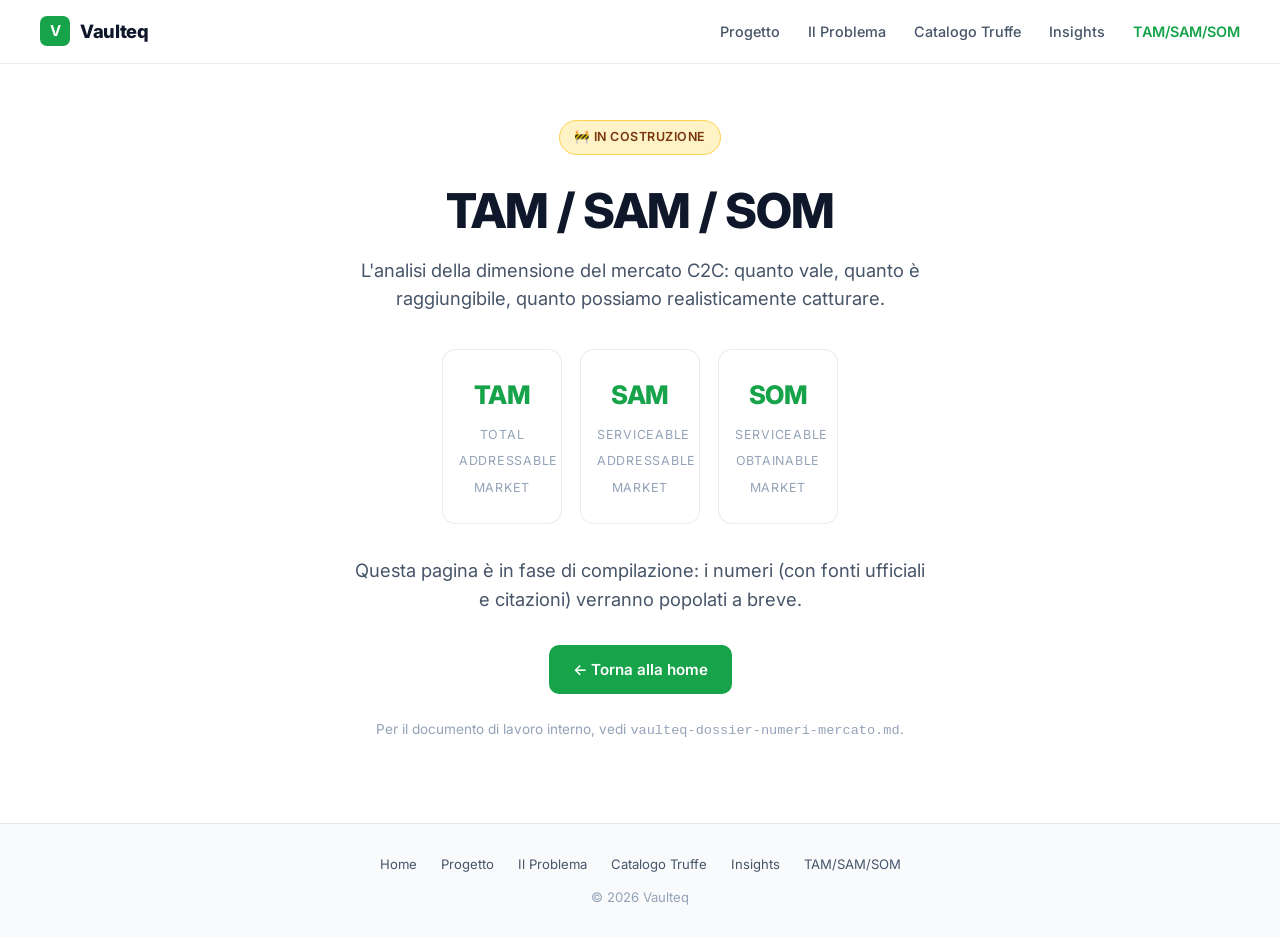
<file: vaulteq-tam-sam-som.html>
<!DOCTYPE html>
<html lang="it">
<head>
<meta charset="UTF-8"/>
<meta name="viewport" content="width=device-width,initial-scale=1.0"/>
<title>Vaulteq — TAM / SAM / SOM</title>
<meta name="description" content="Analisi della dimensione del mercato C2C: Total Addressable Market, Serviceable Addressable Market, Serviceable Obtainable Market."/>
<link rel="preconnect" href="https://fonts.googleapis.com"/>
<link href="https://fonts.googleapis.com/css2?family=Inter:wght@300;400;500;600;700;800;900&display=swap" rel="stylesheet"/>
<style>
*,*::before,*::after{box-sizing:border-box;margin:0;padding:0}

:root{
  --bg:#ffffff;
  --bg2:#f8fafc;
  --green:#16a34a;
  --green-soft:rgba(22,163,74,0.08);
  --text:#0f172a;
  --text2:#475569;
  --text3:#94a3b8;
  --border:rgba(0,0,0,0.08);
}

html{scroll-behavior:smooth;scroll-padding-top:80px}
body{font-family:'Inter',sans-serif;background:var(--bg);color:var(--text);line-height:1.65;-webkit-font-smoothing:antialiased;min-height:100vh;display:flex;flex-direction:column}

/* NAV */
nav{
  position:fixed;top:0;left:0;right:0;z-index:200;
  height:64px;display:flex;align-items:center;justify-content:space-between;
  padding:0 40px;
  background:rgba(255,255,255,0.92);
  backdrop-filter:blur(16px);
  border-bottom:1px solid var(--border);
}
.nav-logo{display:flex;align-items:center;gap:10px;font-weight:800;font-size:1.15rem;letter-spacing:-0.02em;color:var(--text);text-decoration:none}
.nav-logo-icon{width:30px;height:30px;background:var(--green);border-radius:7px;display:flex;align-items:center;justify-content:center;font-size:15px;color:white;font-weight:700}
.nav-links{display:flex;align-items:center;gap:28px}
.nav-links a{color:var(--text2);text-decoration:none;font-size:.9rem;font-weight:500;transition:color .2s}
.nav-links a:hover{color:var(--text)}
.nav-links a.active{color:var(--green);font-weight:600}
@media(max-width:680px){.nav-links{gap:14px}.nav-links a{font-size:.82rem}.nav{padding:0 18px}.nav-logo{font-size:1rem}}

/* CONTENT */
main{
  flex:1;display:flex;flex-direction:column;align-items:center;justify-content:center;
  padding:120px 24px 80px;text-align:center;
}
.placeholder{
  max-width:580px;
}
.badge{
  display:inline-flex;align-items:center;gap:8px;
  background:#fef3c7;border:1px solid #fcd34d;
  color:#78350f;font-size:.78rem;font-weight:600;
  padding:6px 14px;border-radius:999px;margin-bottom:28px;letter-spacing:.04em;text-transform:uppercase;
}
h1{
  font-size:clamp(2rem,5vw,3rem);font-weight:800;letter-spacing:-0.02em;
  line-height:1.15;margin-bottom:18px;
}
.lead{
  font-size:clamp(1rem,2vw,1.15rem);color:var(--text2);
  margin-bottom:32px;line-height:1.55;
}
.three-letters{
  display:flex;justify-content:center;gap:18px;margin:36px 0 32px;flex-wrap:wrap;
}
.letter{
  width:120px;padding:24px 16px;
  background:white;border:1px solid var(--border);border-radius:14px;
  text-align:center;
}
.letter strong{
  display:block;font-size:1.6rem;font-weight:800;color:var(--green);letter-spacing:-0.02em;margin-bottom:4px;
}
.letter span{font-size:.78rem;color:var(--text3);text-transform:uppercase;letter-spacing:.06em}
.btn{
  display:inline-flex;align-items:center;gap:8px;
  background:var(--green);color:white;font-weight:600;font-size:.95rem;
  padding:12px 24px;border-radius:10px;text-decoration:none;
  transition:all .2s;
}
.btn:hover{transform:translateY(-2px);box-shadow:0 6px 18px rgba(22,163,74,0.25)}
.note{font-size:.85rem;color:var(--text3);margin-top:24px}

footer{
  text-align:center;padding:30px 24px;background:var(--bg2);border-top:1px solid var(--border);
  font-size:.82rem;color:var(--text3);
}
footer a{color:var(--text2);text-decoration:none;margin:0 10px}
footer a:hover{color:var(--green)}
</style>
</head>
<body>

<nav>
  <a href="index.html" class="nav-logo">
    <div class="nav-logo-icon">V</div>
    Vaulteq
  </a>
  <div class="nav-links">
    <a href="vaulteq-progetto.html">Progetto</a>
    <a href="vaulteq-problema.html">Il Problema</a>
    <a href="vaulteq-catalogo-truffe.html">Catalogo Truffe</a>
    <a href="vaulteq-insights.html">Insights</a>
    <a href="vaulteq-tam-sam-som.html" class="active">TAM/SAM/SOM</a>
  </div>
</nav>

<main>
  <div class="placeholder">
    <div class="badge">🚧 In costruzione</div>
    <h1>TAM / SAM / SOM</h1>
    <p class="lead">L'analisi della dimensione del mercato C2C: quanto vale, quanto è raggiungibile, quanto possiamo realisticamente catturare.</p>

    <div class="three-letters">
      <div class="letter">
        <strong>TAM</strong>
        <span>Total Addressable Market</span>
      </div>
      <div class="letter">
        <strong>SAM</strong>
        <span>Serviceable Addressable Market</span>
      </div>
      <div class="letter">
        <strong>SOM</strong>
        <span>Serviceable Obtainable Market</span>
      </div>
    </div>

    <p class="lead">Questa pagina è in fase di compilazione: i numeri (con fonti ufficiali e citazioni) verranno popolati a breve.</p>

    <a href="index.html" class="btn">← Torna alla home</a>
    <p class="note">Per il documento di lavoro interno, vedi <code>vaulteq-dossier-numeri-mercato.md</code>.</p>
  </div>
</main>

<footer>
  <a href="index.html">Home</a>
  <a href="vaulteq-progetto.html">Progetto</a>
  <a href="vaulteq-problema.html">Il Problema</a>
  <a href="vaulteq-catalogo-truffe.html">Catalogo Truffe</a>
  <a href="vaulteq-insights.html">Insights</a>
  <a href="vaulteq-tam-sam-som.html">TAM/SAM/SOM</a>
  <div style="margin-top:12px">© 2026 Vaulteq</div>
</footer>

</body>
</html>
</file>
